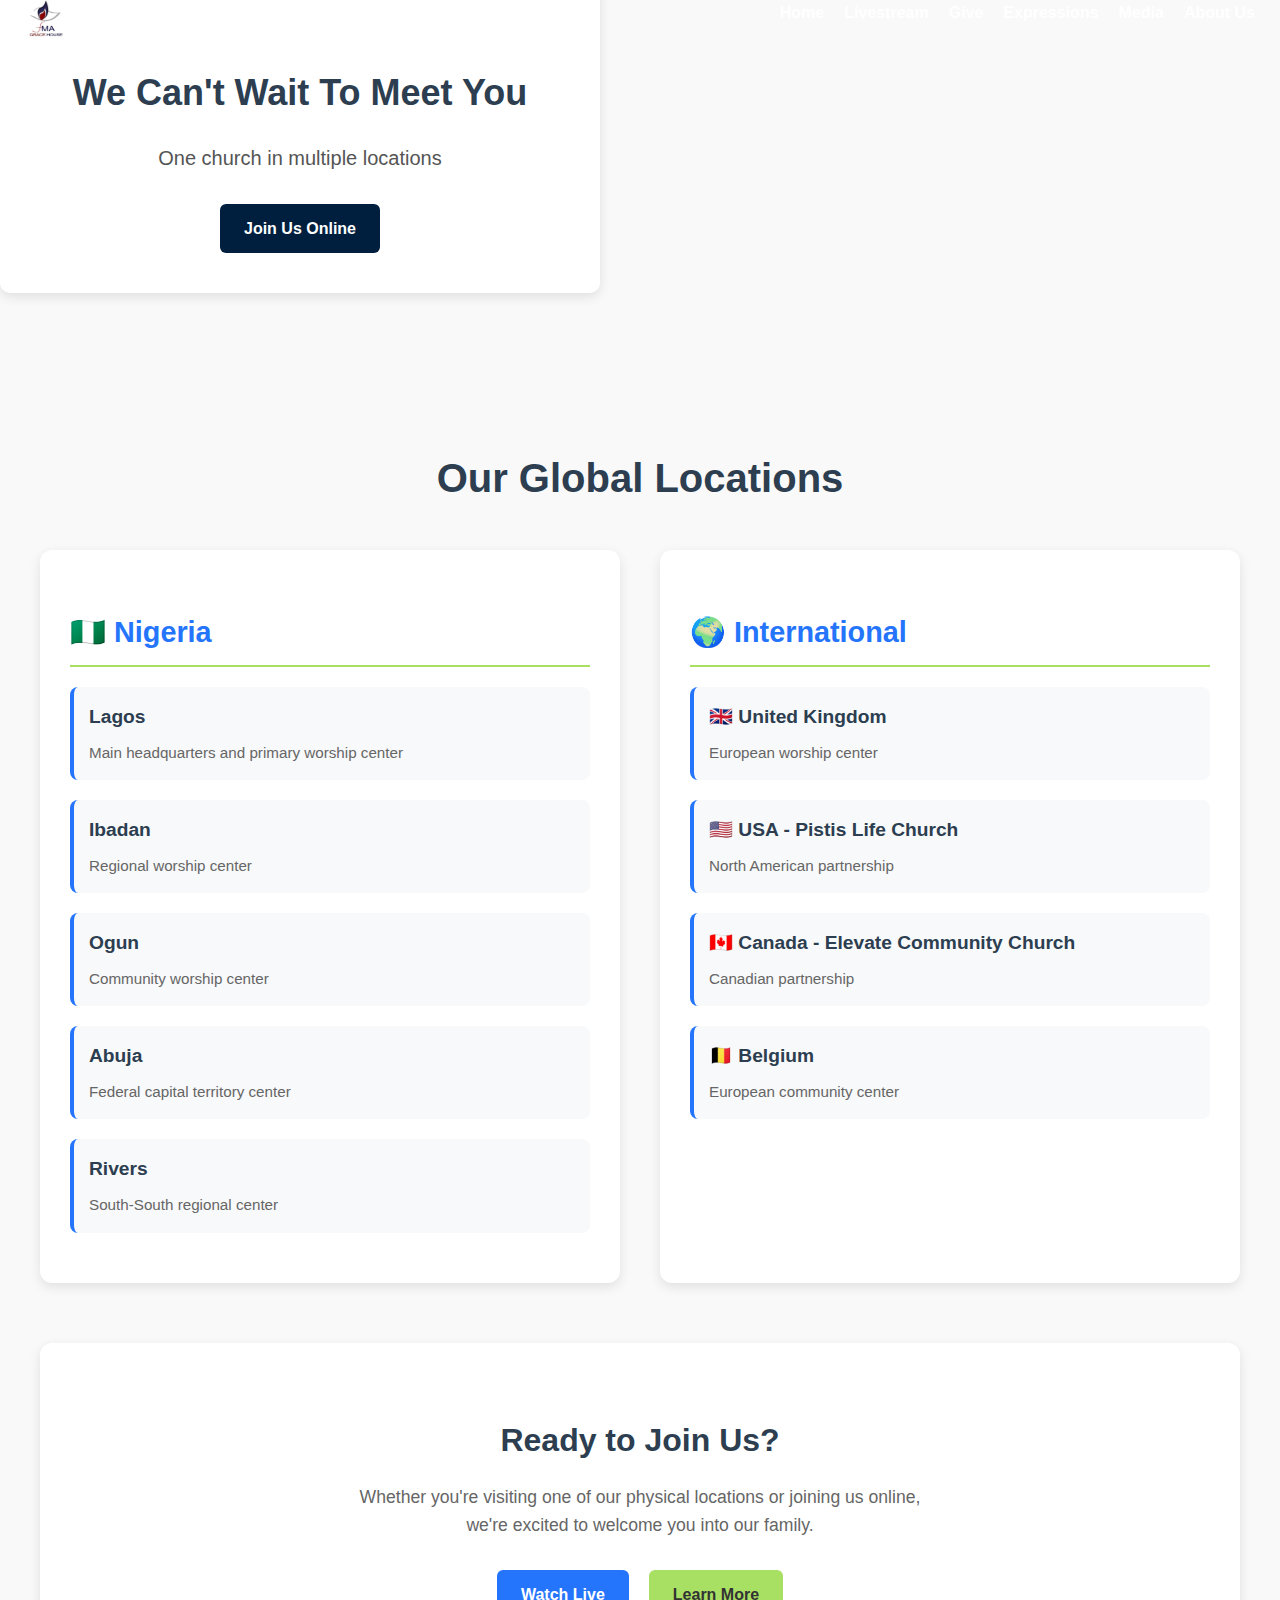
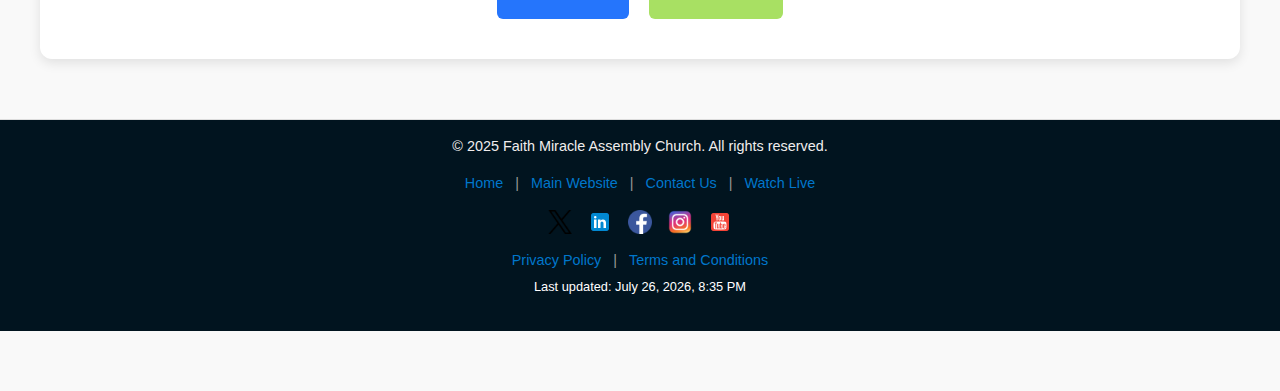
<file: expression.html>
<!DOCTYPE html>
<html lang="en">
<head>
  <meta charset="UTF-8">
  <meta name="viewport" content="width=device-width, initial-scale=1.0">
  <!-- SEO Optimization -->
  <meta name="description" content="Faith Miracle Assembly Church Locations - We Can't Wait To Meet You. One church in multiple locations across Nigeria, UK, USA, Canada, and Belgium.">
  <meta name="keywords" content="Faith Miracle Assembly, church locations, Nigeria, UK, USA, Canada, Belgium, worship, community">
  <meta property="og:title" content="Faith Miracle Assembly Church - Locations">
  <meta property="og:description" content="We Can't Wait To Meet You. One church in multiple locations worldwide.">
  <meta property="og:image" content="Images/FMA LOGO.jpg">
  <meta property="og:url" content="https://faith-miracle-assembly.github.io/church-official-website/expression.html">
  
  <title>Faith Miracle Assembly Church - Locations</title>
  <link rel="stylesheet" href="Styles/index.css">
  
  <!-- Performance: Preload critical resources -->
  <link rel="preload" href="Images/FMA LOGO.jpg" as="image">
</head>
<body>
  <header>
     <div class="header-top">
    <a href="index.html" class="logo-link">
      <img src="Images/FMA LOGO.jpg" alt="Faith Miracle Assembly Logo" class="logo" />
      <div class="church-name">Faith Miracle Assembly</div>
    </a>
    <!-- Hamburger Icon (visible on mobile) -->
<div class="hamburger" onclick="toggleMenu()">☰</div>

<!-- Navigation Menu -->
<nav class="nav-links" id="mobileMenu"> 
  <div class="close-btn" onclick="toggleMenu()">×</div>
  <a href="index.html">Home</a>
  <a href="#">Livestream</a>
  <a href="#">Give</a>
  <a href="expression.html">Expressions</a>
  <a href="#">Media</a>
  <a href="#">About Us</a>
</nav>

  </div>

  </header>

  <main>
<section class="welcome">
  <h1>We Can't Wait To Meet You</h1>
  <p>One church in multiple locations</p>
  <a href="https://www.youtube.com/@faithmiracleassemblychurch/live" target="_blank" class="join-btn">Join Us Online</a>
</section>

<!-- Enhanced Locations Section -->
<section class="locations-section">
  <div class="locations-container">
    <h2>Our Global Locations</h2>
    <div class="locations-grid">
      
      <!-- Nigeria Locations -->
      <div class="location-group">
        <h3>🇳🇬 Nigeria</h3>
        <div class="location-list">
          <div class="location-item">
            <h4>Lagos</h4>
            <p>Main headquarters and primary worship center</p>
          </div>
          <div class="location-item">
            <h4>Ibadan</h4>
            <p>Regional worship center</p>
          </div>
          <div class="location-item">
            <h4>Ogun</h4>
            <p>Community worship center</p>
          </div>
          <div class="location-item">
            <h4>Abuja</h4>
            <p>Federal capital territory center</p>
          </div>
          <div class="location-item">
            <h4>Rivers</h4>
            <p>South-South regional center</p>
          </div>
        </div>
      </div>

      <!-- International Locations -->
      <div class="location-group">
        <h3>🌍 International</h3>
        <div class="location-list">
          <div class="location-item">
            <h4>🇬🇧 United Kingdom</h4>
            <p>European worship center</p>
          </div>
          <div class="location-item">
            <h4>🇺🇸 USA - Pistis Life Church</h4>
            <p>North American partnership</p>
          </div>
          <div class="location-item">
            <h4>🇨🇦 Canada - Elevate Community Church</h4>
            <p>Canadian partnership</p>
          </div>
          <div class="location-item">
            <h4>🇧🇪 Belgium</h4>
            <p>European community center</p>
          </div>
        </div>
      </div>
    </div>

    <!-- Call to Action -->
    <div class="cta-section">
      <h3>Ready to Join Us?</h3>
      <p>Whether you're visiting one of our physical locations or joining us online, we're excited to welcome you into our family.</p>
      <div class="cta-buttons">
        <a href="https://www.youtube.com/@faithmiracleassemblychurch/live" target="_blank" class="join-btn primary">Watch Live</a>
        <a href="index.html" class="join-btn secondary">Learn More</a>
      </div>
    </div>
  </div>
</section>
  </main>

  <!-- Enhanced Footer -->
  <footer class="site-footer">
    <p>© 2025 Faith Miracle Assembly Church. All rights reserved.</p>

    <nav class="footer-nav">
      <a href="index.html">Home</a>
      <span class="divider">|</span>
      <a href="https://faith-miracle-assembly.github.io/church-official-website/" target="_blank">Main Website</a>
      <span class="divider">|</span>
      <a href="#" target="_blank">Contact Us</a>
      <span class="divider">|</span>
      <a href="https://www.youtube.com/@faithmiracleassemblychurch/live" target="_blank">Watch Live</a>
    </nav>

    <div class="social-icons">
      <a href="https://twitter.com" target="_blank"><img src="Images/twitter.webp" alt="Twitter" loading="lazy"></a>
      <a href="https://linkedin.com" target="_blank"><img src="Images/icons8-linkedin-48.png" alt="LinkedIn" loading="lazy"></a>
      <a href="https://facebook.com" target="_blank"><img src="Images/facebook.webp" alt="Facebook" loading="lazy"></a>
      <a href="https://instagram.com" target="_blank"><img src="Images/instagram.webp" alt="Instagram" loading="lazy"></a>
      <a href="https://youtube.com" target="_blank"><img src="Images/icons8-youtube-48.png" alt="YouTube" loading="lazy"></a>
    </div>

    <nav class="footer-nav">
      <a href="#">Privacy Policy</a>
      <span class="divider">|</span>
      <a href="#">Terms and Conditions</a>
    </nav>
  </footer>

  <!-- Performance: Load JavaScript with defer -->
  <script src="Scripts/fma.js" defer></script>

  <!-- Additional CSS for enhanced locations page -->
  <style>
    .locations-section {
      padding: 60px 30px;
      background-color: #f9f9f9;
      min-height: 60vh;
    }

    .locations-container {
      max-width: 1200px;
      margin: 0 auto;
    }

    .locations-container h2 {
      text-align: center;
      font-size: 2.5em;
      color: #2c3e50;
      margin-bottom: 40px;
    }

    .locations-grid {
      display: grid;
      grid-template-columns: repeat(auto-fit, minmax(400px, 1fr));
      gap: 40px;
      margin-bottom: 60px;
    }

    .location-group {
      background: white;
      padding: 30px;
      border-radius: 12px;
      box-shadow: 0 4px 12px rgba(0,0,0,0.1);
    }

    .location-group h3 {
      font-size: 1.8em;
      color: #2575fc;
      margin-bottom: 20px;
      border-bottom: 2px solid #a8e063;
      padding-bottom: 10px;
    }

    .location-item {
      margin-bottom: 20px;
      padding: 15px;
      background: #f8f9fa;
      border-radius: 8px;
      border-left: 4px solid #2575fc;
    }

    .location-item h4 {
      margin: 0 0 8px 0;
      color: #2c3e50;
      font-size: 1.2em;
    }

    .location-item p {
      margin: 0;
      color: #666;
      font-size: 0.95em;
    }

    .cta-section {
      text-align: center;
      background: white;
      padding: 40px;
      border-radius: 12px;
      box-shadow: 0 4px 12px rgba(0,0,0,0.1);
    }

    .cta-section h3 {
      font-size: 2em;
      color: #2c3e50;
      margin-bottom: 15px;
    }

    .cta-section p {
      font-size: 1.1em;
      color: #666;
      margin-bottom: 30px;
      max-width: 600px;
      margin-left: auto;
      margin-right: auto;
    }

    .cta-buttons {
      display: flex;
      gap: 20px;
      justify-content: center;
      flex-wrap: wrap;
    }

    .join-btn.primary {
      background-color: #2575fc;
    }

    .join-btn.secondary {
      background-color: #a8e063;
      color: #333;
    }

    @media (max-width: 768px) {
      .locations-grid {
        grid-template-columns: 1fr;
        gap: 20px;
      }
      
      .location-group {
        padding: 20px;
      }
      
      .cta-buttons {
        flex-direction: column;
        align-items: center;
      }
      
      .join-btn {
        width: 100%;
        max-width: 300px;
      }
    }
  </style>
</body>
</html>
</file>
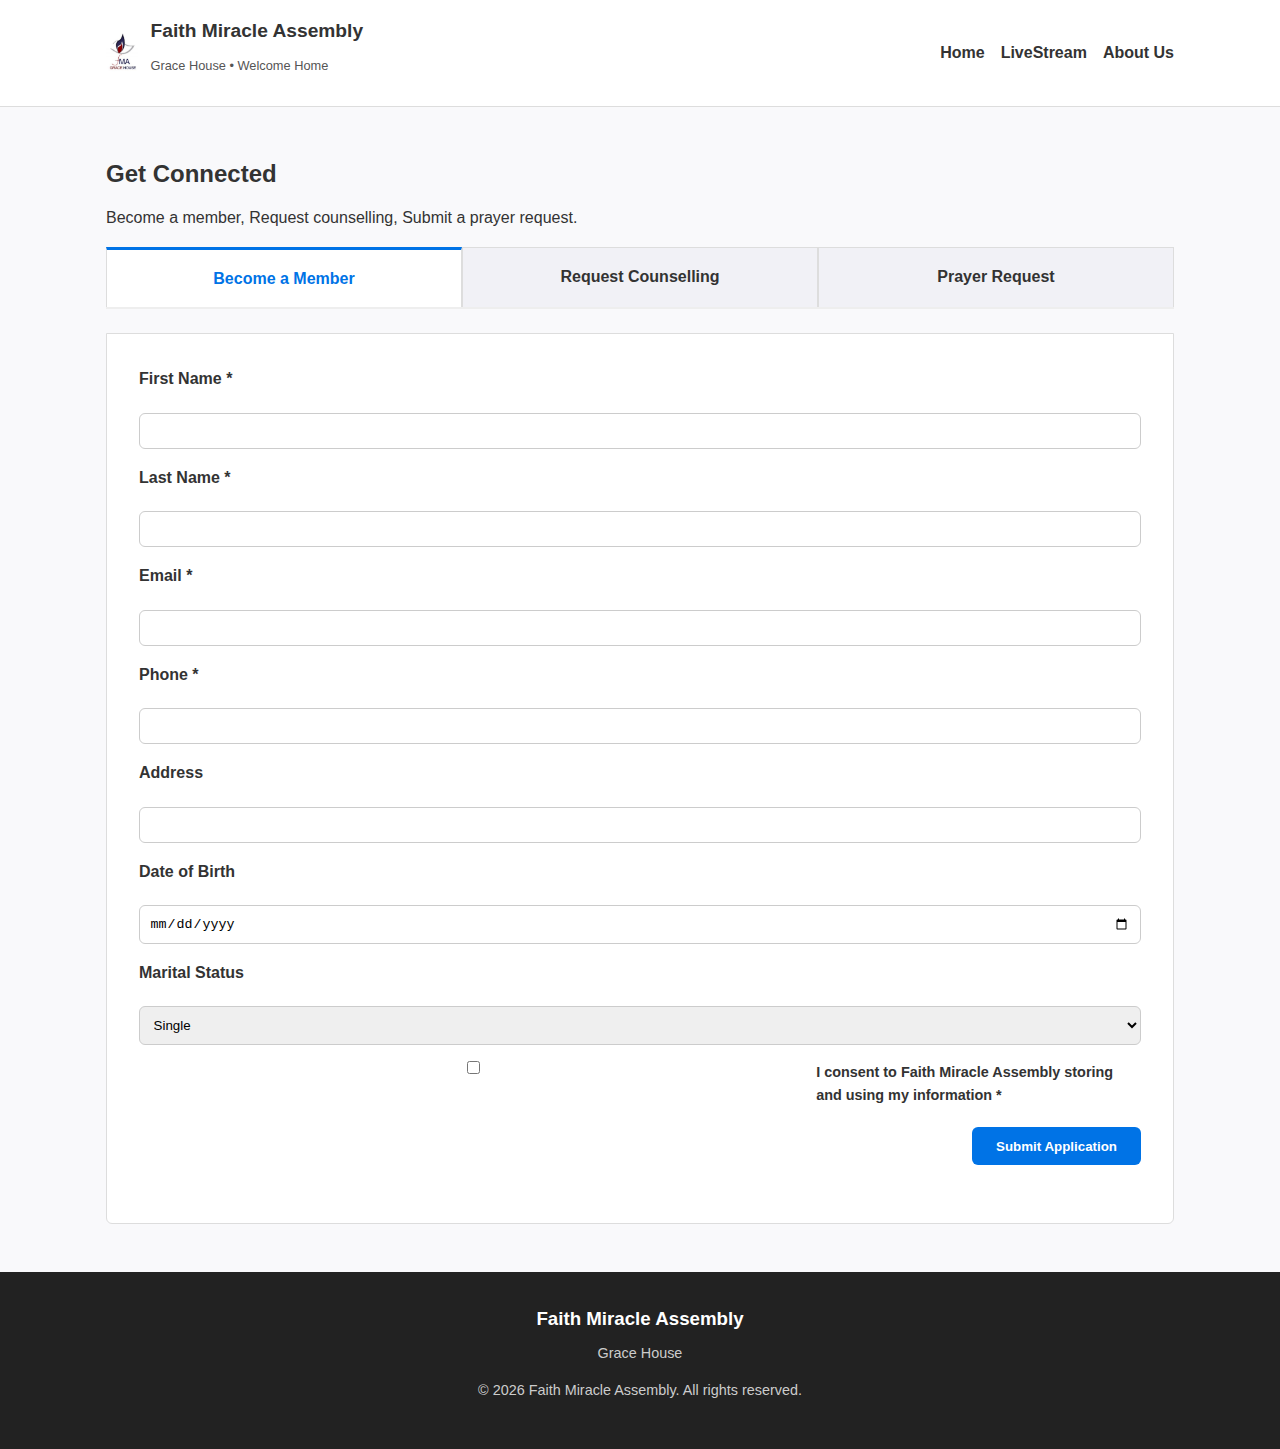
<file: get-connected.html>
<!DOCTYPE html>
<html lang="en">
<head>
  <meta charset="UTF-8" />
  <meta name="viewport" content="width=device-width, initial-scale=1.0" />
  <title>Faith Miracle Assembly – Get Connected</title>
  <meta name="description" content="Join Faith Miracle Assembly. Become a member, request counselling, or submit a prayer request. We welcome you to Grace House – your spiritual home." />
  <link rel="icon" href="Images/FMA-LOGO.png" type="image/png">

  <style>
    /* ===== Reset & Base Styles ===== */
    * { box-sizing: border-box; margin: 0; padding: 0; }
    body { font-family: Arial, sans-serif; line-height: 1.6; color: #333; background: #f9f9fb; }
    a { color: inherit; text-decoration: none; }
    h1, h2, h3 { margin-bottom: .5em; }
    p { margin-bottom: 1em; }

    /* ===== Layout ===== */
    header { background: #fff; border-bottom: 1px solid #ddd; position:relative; top: 0; z-index: 1000; }
    header .container { max-width: 1100px; margin: 0 auto; padding: 1rem; display: flex; align-items: center; justify-content: space-between; }
    header img { height: 40px; border-radius: 6px; }

    /* ===== Nav ===== */
    nav ul { display: flex; list-style: none; gap: 1rem; }
    nav ul li { font-weight: 600; }
    .hamburger, .close-btn { display: none; cursor: pointer; font-size: 1.5rem; }

    /* Mobile menu */
    @media (max-width: 768px) {
      nav ul { 
        position: fixed; 
        top: 0; 
        right: -100%; 
        width: 70%; 
        height: 100%; 
        background: #fff; 
        flex-direction: column; 
        padding: 2rem; 
        gap: 1.5rem;
        transition: right .3s ease-in-out;
        box-shadow: -2px 0 8px rgba(0,0,0,.1);
      }
      nav ul.active { right: 0; }
      .hamburger { display: block; }
      .close-btn { display: block; align-self: flex-end; margin-bottom: 2rem; }
    }

    main { max-width: 1100px; margin: 2rem auto; padding: 1rem; }
    footer { background: #222; color: #ddd; padding: 2rem 1rem; text-align: center; }
    footer h3 { color: #fff; margin-bottom: .5rem; }
    footer p, footer a { font-size: .9rem; color: #ccc; }
    footer a:hover { color: #fff; }

    /* ===== Tabs ===== */
    .tabs { display: flex; border-bottom: 2px solid #eee; margin-bottom: 1.5rem; }
    .tab { flex: 1; padding: 1rem; text-align: center; cursor: pointer; font-weight: 600; background: #f1f1f6; border: 1px solid #ddd; border-bottom: none; transition: background .3s; }
    .tab.active { background: #fff; color: #0073e6; border-top: 3px solid #0073e6; }
    .tab:not(.active):hover { background: #e9e9f1; }

    .tab-content { display: none; background: #fff; padding: 2rem; border: 1px solid #ddd; border-radius: 0 0 6px 6px; }
    .tab-content.active { display: block; }

    /* ===== Forms ===== */
    form { display: flex; flex-direction: column; gap: 1rem; }
    label { font-weight: 600; margin-bottom: .3rem; }
    input, select, textarea { width: 100%; padding: .6rem; border: 1px solid #ccc; border-radius: 6px; }
    textarea { resize: vertical; min-height: 100px; }
    .consent { display: flex; align-items: flex-start; gap: .5rem; font-size: .9rem; }
    .form-message { margin-top: 10px; font-size: 0.9em; }
    .form-message.success { color: green; }
    .form-message.error { color: red; }

    button { padding: .7rem 1.5rem; background: #0073e6; color: #fff; border: none; border-radius: 6px; font-weight: bold; cursor: pointer; transition: background .3s; }
    button:hover { background: #005bb5; }
    button.secondary { background: #f1f1f1; color: #333; }
    button.secondary:hover { background: #ddd; }
  </style>
</head>
<body>
  <!-- Header -->
  <header>
    <div class="container">
      <div style="display: flex; align-items: center; gap: .8rem;">
        <img src="Images/FMA-LOGO.png" alt="Faith Miracle Assembly Logo" loading="lazy">
        <div>
          <h1 style="font-size: 1.2rem;">Faith Miracle Assembly</h1>
          <p style="font-size: .8rem; color: #555;">Grace House • Welcome Home</p>
        </div>
      </div>
      <nav aria-label="Main navigation">
        <div class="hamburger" aria-label="Open Menu" aria-expanded="false" role="button" tabindex="0">☰</div>
        <ul>
          <li class="close-btn" role="button" tabindex="0">✖</li>
          <li><a href="index.html">Home</a></li>
          <li><a href="livestream.html">LiveStream</a></li>
          <li><a href="about-us.html">About Us</a></li>
        </ul>
      </nav>
    </div>
  </header>

  <!-- Main -->
  <main>
    <h2 id="main-heading">Get Connected</h2>
    <p id="main-subtext">Become a member, Request counselling, Submit a prayer request.</p>

    <div class="tabs" role="tablist">
      <div class="tab active" data-tab="membership" role="tab" tabindex="0">Become a Member</div>
      <div class="tab" data-tab="counselling" role="tab" tabindex="0">Request Counselling</div>
      <div class="tab" data-tab="prayer" role="tab" tabindex="0">Prayer Request</div>
    </div>

    <!-- Membership -->
    <div class="tab-content active" id="membership" role="tabpanel">
      <form method="POST" action="https://script.google.com/macros/s/AKfycbzClHbCIsdB9S2lnq9KE6Iz7P_mKNQ-GMqA0GMQTsWxeotiQI8xb-emb3j1zwn4u_754Q/exec">
        <input type="hidden" name="formType" value="membership">
        <label for="firstName">First Name *</label>
        <input type="text" name="firstName" id="firstName" required>
        <label for="lastName">Last Name *</label>
        <input type="text" name="lastName" id="lastName" required>
        <label for="email">Email *</label>
        <input type="email" name="email" id="email" required>
        <label for="phone">Phone *</label>
        <input type="tel" name="phone" id="phone" required>
        <label for="address">Address</label>
        <input type="text" name="address" id="address">
        <label for="dob">Date of Birth</label>
        <input type="date" name="dob" id="dob">
        <label for="marital">Marital Status</label>
        <select name="marital" id="marital">
          <option value="single">Single</option>
          <option value="married">Married</option>
          <option value="engaged">Engaged</option>
          <option value="widowed">Widowed</option>
        </select>
        <div class="consent">
          <input type="checkbox" id="m-consent" name="consent" required>
          <label for="m-consent">I consent to Faith Miracle Assembly storing and using my information *</label>
        </div>
        <div style="display: flex; justify-content: flex-end;">
          <button type="submit">Submit Application</button>
        </div>
        <div class="form-message" role="alert"></div>
      </form>
    </div>

    <!-- Counselling -->
    <div class="tab-content" id="counselling" role="tabpanel">
      <form method="POST" action="https://script.google.com/macros/s/AKfycbzClHbCIsdB9S2lnq9KE6Iz7P_mKNQ-GMqA0GMQTsWxeotiQI8xb-emb3j1zwn4u_754Q/exec">
        <input type="hidden" name="formType" value="counselling">
        <label for="c-firstName">First Name *</label>
        <input type="text" name="firstName" id="c-firstName" required>
        <label for="c-lastName">Last Name *</label>
        <input type="text" name="lastName" id="c-lastName" required>
        <label for="c-email">Email *</label>
        <input type="email" name="email" id="c-email" required>
        <label for="c-phone">Phone *</label>
        <input type="tel" name="phone" id="c-phone" required>
        <label for="topic">Topic</label>
        <select name="topic" id="topic">
          <option value="marriage">Marriage</option>
          <option value="family">Family</option>
          <option value="financial">Financial</option>
          <option value="spiritual">Spiritual</option>
          <option value="other">Other</option>
        </select>
        <label for="summary">Brief Summary *</label>
        <textarea name="summary" id="summary" required></textarea>
        <div class="consent">
          <input type="checkbox" id="c-consent" name="consent" required>
          <label for="c-consent">I consent to FMA using my information to arrange counselling *</label>
        </div>
        <div style="display: flex; justify-content: flex-end;">
          <button type="submit">Submit Request</button>
        </div>
        <div class="form-message" role="alert"></div>
      </form>
    </div>

    <!-- Prayer -->
    <div class="tab-content" id="prayer" role="tabpanel">
      <form method="POST" action="https://script.google.com/macros/s/AKfycbzClHbCIsdB9S2lnq9KE6Iz7P_mKNQ-GMqA0GMQTsWxeotiQI8xb-emb3j1zwn4u_754Q/exec">
        <input type="hidden" name="formType" value="prayer">
        <label for="p-firstName">First Name *</label>
        <input type="text" name="firstName" id="p-firstName" required>
        <label for="p-lastName">Last Name *</label>
        <input type="text" name="lastName" id="p-lastName" required>
        <label for="p-email">Email (optional)</label>
        <input type="email" name="email" id="p-email">
        <label for="p-phone">Phone *</label>
        <input type="tel" name="phone" id="p-phone" required>
        <label for="category">Category</label>
        <select name="category" id="category">
          <option value="healing">Healing</option>
          <option value="breakthrough">Breakthrough</option>
          <option value="family">Family</option>
          <option value="deliverance">Deliverance</option>
          <option value="thanksgiving">Thanksgiving</option>
          <option value="other">Other</option>
        </select>
        <label for="request">Your Prayer Request *</label>
        <textarea name="request" id="request" required></textarea>
        <div class="consent">
          <input type="checkbox" id="subscribe" name="subscribe" checked>
          <label for="subscribe">Email me encouraging updates</label>
        </div>
        <div style="display: flex; justify-content: flex-end;">
          <button type="submit">Send Request</button>
        </div>
        <div class="form-message" role="alert"></div>
      </form>
    </div>
  </main>

  <!-- Footer -->
  <footer>
    <h3>Faith Miracle Assembly</h3>
    <p>Grace House</p>
    <p>© <script>document.write(new Date().getFullYear())</script> Faith Miracle Assembly. All rights reserved.</p>
  </footer>

  <script defer>
    /* =============================
       Tabs with URL/hash support
    ============================== */
    const tabs = document.querySelectorAll('.tab');
    const contents = document.querySelectorAll('.tab-content');
    const mainHeading = document.getElementById('main-heading');
    const mainSubtext = document.getElementById('main-subtext');

    function openTab(tabName) {
      tabs.forEach(t => t.classList.remove('active'));
      contents.forEach(c => c.classList.remove('active'));
      document.querySelector(`.tab[data-tab="${tabName}"]`).classList.add('active');
      document.getElementById(tabName).classList.add('active');

      // Update heading/subtext
      switch (tabName) {
        case "prayer":
          mainHeading.textContent = "Submit a Prayer Request";
          mainSubtext.textContent = "Let us stand in faith with you through prayer.";
          break;
        case "counselling":
          mainHeading.textContent = "Request Counselling";
          mainSubtext.textContent = "We are here to support and guide you.";
          break;
        default:
          mainHeading.textContent = "Become a Member";
          mainSubtext.textContent = "Join our family and grow with us.";
      }
    }

    function handleHash() {
      const hash = window.location.hash.replace("#", "");
      if (hash) openTab(hash);
    }
    window.addEventListener("hashchange", handleHash);
    handleHash();

    // Tab click
    tabs.forEach(tab => {
      tab.addEventListener('click', () => {
        const tabName = tab.dataset.tab;
        history.pushState(null, null, "#" + tabName);
        openTab(tabName);
      });
    });

    // Query param ?tab=
    const params = new URLSearchParams(window.location.search);
    const tabParam = params.get("tab");
    if (tabParam) openTab(tabParam);

    /* =============================
       Form Handling (Reusable)
    ============================== */
    function validatePhone(phone) {
      let clean = phone.trim();
      const digits = clean.replace(/\D/g, "");
      if (digits.length < 11) return { valid: false, message: "❌ Phone number must be at least 11 digits." };

      // Normalize to +234
      if (clean.startsWith("0")) {
        clean = "+234" + clean.slice(1);
      } else if (!clean.startsWith("+234")) {
        clean = "+234" + clean;
      }
      return { valid: true, normalized: clean };
    }

    function validateEmail(email) {
      if (!email) return true; 
      const regex = /^[^\s@]+@[^\s@]+\.[^\s@]+$/;
      return regex.test(email);
    }

    function showMessage(form, msg, type) {
      const msgBox = form.querySelector(".form-message");
      msgBox.textContent = msg;
      msgBox.className = "form-message " + type;
      if (msg) msgBox.focus(); // accessibility: move focus to message
    }

    function handleFormSubmit(form) {
      form.addEventListener("submit", (e) => {
        e.preventDefault();
        const data = new FormData(form);
        const submitBtn = form.querySelector("button[type='submit']");

        // Reset messages
        showMessage(form, "", "");

        // Phone validation
        let phone = data.get("phone");
        if (phone) {
          const { valid, normalized, message } = validatePhone(phone);
          if (!valid) {
            showMessage(form, message, "error");
            return;
          }
          data.set("phone", normalized);
        }

        // Email validation
        const email = data.get("email");
        if (email && !validateEmail(email)) {
          showMessage(form, "❌ Please enter a valid email.", "error");
          return;
        }

        // Prevent double submission
        submitBtn.disabled = true;
        const originalText = submitBtn.textContent;
        submitBtn.textContent = "Submitting...";

        fetch(form.action, { method: "POST", body: data })
          .then((res) => res.json())
          .then((json) => {
            if (json.result === "success") {
              showMessage(form, "✅ Submitted successfully!", "success");
              form.reset();
              if (form.querySelector("#subscribe")) {
                form.querySelector("#subscribe").checked = true;
              }
            } else {
              showMessage(form, "❌ " + (json.message || "Submission failed."), "error");
            }
          })
          .catch(() => showMessage(form, "❌ Network error. Try again.", "error"))
                   .finally(() => {
            submitBtn.disabled = false;
            submitBtn.textContent = originalText;
          });
      });
    }

    // Attach handler to all forms
    document.querySelectorAll("form").forEach(handleFormSubmit);

    /* =============================
       Hamburger Menu
    ============================== */
    const hamburger = document.querySelector(".hamburger");
    const navMenu = document.querySelector("nav ul");
    const closeBtn = document.querySelector(".close-btn");

    if (hamburger && navMenu && closeBtn) {
      hamburger.addEventListener("click", () => {
        navMenu.classList.add("active");
        hamburger.setAttribute("aria-expanded", "true");
      });

      closeBtn.addEventListener("click", () => {
        navMenu.classList.remove("active");
        hamburger.setAttribute("aria-expanded", "false");
      });

      document.querySelectorAll("nav ul li a").forEach(link => {
        link.addEventListener("click", () => {
          navMenu.classList.remove("active");
          hamburger.setAttribute("aria-expanded", "false");
        });
      });
    }
  </script>
</body>
</html>
</file>
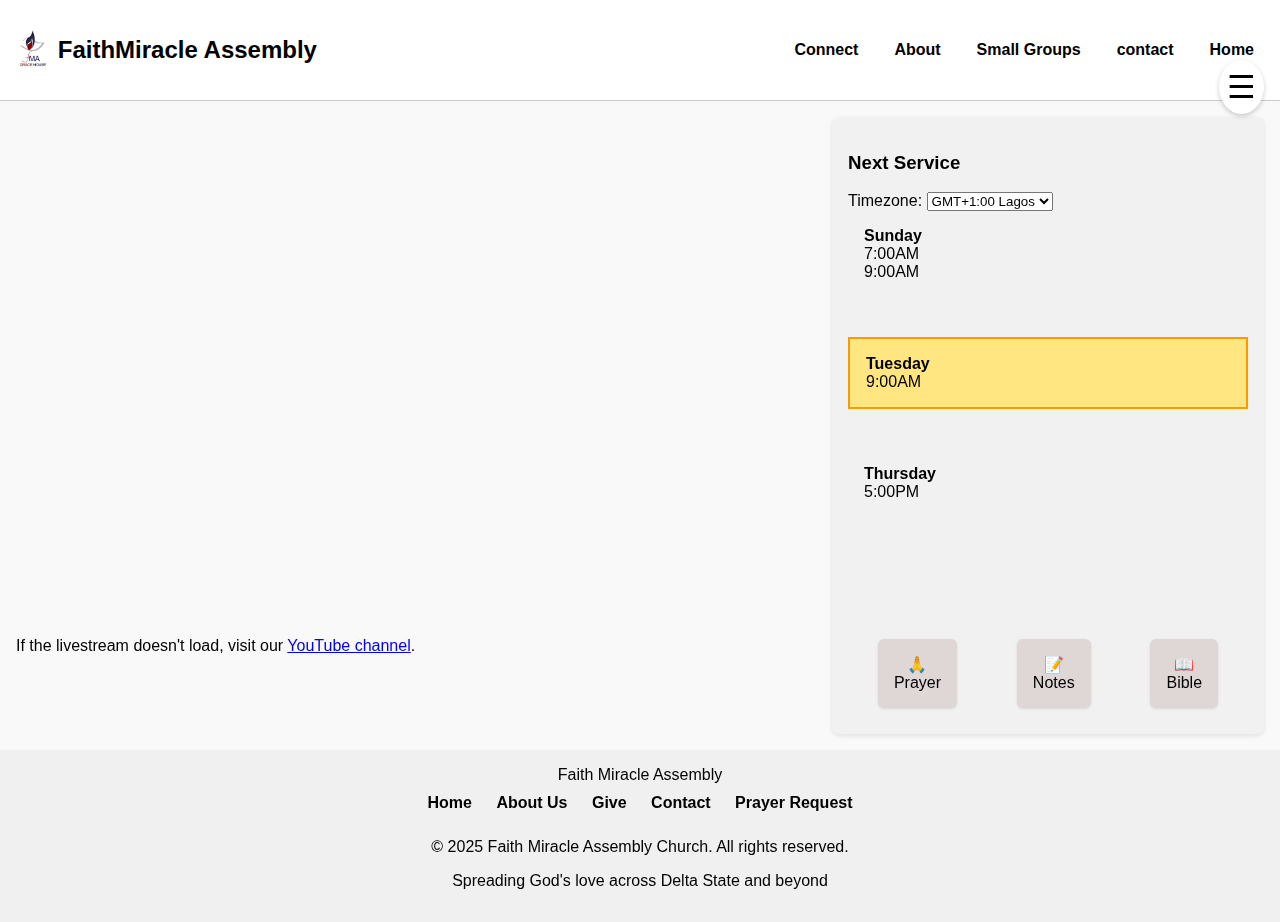
<file: livestream.html>
<!DOCTYPE html>
<html lang="en">
<head>
  <meta charset="UTF-8" />
  <meta name="viewport" content="width=device-width, initial-scale=1.0" />
  <title>FaithMiracle Assembly Livestream</title>
  <style>
    :root {
      --bg-light: #f9f9f9;
      --bg-dark: #1a1a1a;
      --text-light: #000;
      --text-dark: #fff;
    }

    body {
      margin: 0;
      font-family: Arial, sans-serif;
      background-color: var(--bg-light);
      color: var(--text-light);
      transition: background 0.3s, color 0.3s;
    }

    body.dark-mode {
      background-color: var(--bg-dark);
      color: var(--text-dark);
    }

    header {
      display: flex;
      justify-content: space-between;
      align-items: center;
      padding: 1rem;
      background: #fff;
      border-bottom: 1px solid #ccc;
    }

    .logo {
      display: flex;
      align-items: center;
    }

    .logo img {
      height: 40px;
      margin-right: 10px;
    }

    .nav-links {
      display: flex;
      gap: 1rem;
    }
/* Remove underline and inherit color for all nav links */
nav a {
  text-decoration: none;
  color: inherit;
  display: inline-block;
  text-align: center;
  margin: 10px;
  font-weight: bold;
}

/* Optional: Add hover effect */
nav a:hover {
  color: #007BFF; /* Change to your preferred hover color */
  text-decoration: none;
}

    .hamburger {
      display: block;
      cursor: pointer;
    }

    .menu-overlay {
      display: none;
      position: fixed;
      top: 0; left: 0;
      width: 100%; height: 100%;
      background: #fff;
      z-index: 1000;
      padding: 2rem;
      overflow-y: auto;
    }

    .menu-overlay.active {
      display: block;
    }

    .menu-buttons button {
      margin: 0.5rem;
      padding: 0.5rem 1rem;
      cursor: pointer;
    }

    .language-select, .darkmode-toggle {
      margin-top: 1rem;
      display: flex;
      flex-wrap: wrap;
      flex-direction: column;
      gap: 0.5rem;
    }

    .main-content {
      display: flex;
      flex-wrap: wrap;
      padding: 1rem;
    }

    .video-section {
      flex: 2;
      min-width: 300px;
    }

    .video-section iframe {
      width: 100%;
      height: 500px;
    }

    .service-section {
      flex: 1;
      background: #f0f1f0;
      padding: 1rem;
      margin-left: 1rem;
      border-radius: 8px;
      box-shadow: 0 2px 5px rgba(0,0,0,0.1);
      min-width: 250px;
    }

   .service-section.dark-mode,
    .prayer-notes-bible.dark-mode,
    .menu-overlay.dark-mode {
      background-color: #2a2a2a;
      color: #fff;
    }
 
      
      
    
  
    .prayer-notes-bible {
      display: flex;
      justify-content: space-around;
      margin-top: 1rem;
      text-align: center;
    }

    .prayer-notes-bible div {
      flex: 1;
      background: #dfd6d6;
      padding: 1rem;
      margin:1rem 0.5rem 0 0.5rem;
      border-radius: 6px;
      box-shadow: 0 1px 3px rgba(0,0,0,0.1);
    }
.prayer-notes-bible {
  margin-top: 6rem; /* Increased from 2rem to 4rem */
}
#nextServiceContainer > div {
  margin-bottom: 2.5rem; /* Increased from 0.5rem */
}
#nextServiceContainer > div {
  padding: 1rem;
}

    .footer {
      padding: 1rem;
      text-align: center;
      background: #f0f0f0;
    }

    .menu-overlay button {
      background: none;
      border: none;
      font-size: 1.2rem;
      cursor: pointer;
      color: #333;
    }

    .hamburger {
      position: fixed;
      top: 60px;
      right: 1rem;
      z-index: 1100;
      font-size: 2rem;
      background: #fff;
      padding: 0.5rem;
      border-radius: 50%;
      box-shadow: 0 2px 5px rgba(0,0,0,0.2);
    }

    @media (max-width: 768px) {
      .nav-links {
        display: none;
      }

      .hamburger {
        display: block;
      }

      .main-content {
        flex-direction: column;
      }

      .service-section {
        margin-left: 0;
        margin-top: 1rem;
      }

      .footer-icons {
        display: flex;
        justify-content: space-around;
        margin-top: 1rem;
      }
    }
    .menu-overlay.active {
  display: block;
}
body.dark-mode {
  background-color: #1a1a1a;
  color: #fff;
}

.dark-mode header,
.dark-mode .service-section,
.dark-mode .menu-overlay,
.dark-mode .prayer-notes-bible div,
.dark-mode .video-section,
.dark-mode .footer {
  background-color: #2a2a2a;
  color: #fff;
}

.dark-mode select,
.dark-mode button {
  background-color: #444;
  color: #fff;
  border: 1px solid #666;
}

.dark-mode a {
  color: #80c0ff;
}

.dark-mode .hamburger {
  background-color: #333;
  color: #fff;
}
.prayer-notes-bible a {
  text-decoration: none;
  color: inherit;
  display: inline-block;
  margin: 10px;
  text-align: center;
}

  </style>
</head>
<body>
  <header>
    <div class="logo">
      <img src="Images/FMA LOGO.jpg" alt="FaithMiracle Assembly Logo" />
      <h2>FaithMiracle Assembly</h2>
    </div>
    <nav class="nav-links">
      <a href="#">Connect</a>
      <a href="about-us.html">About</a>
      <a href="#">Small Groups</a>
      <a href="#">contact</a>
      <a href="index.html">Home</a>
    </nav>
    <div class="hamburger" onclick="toggleMenu()">☰</div>
  </header>

  <div class="menu-overlay" id="menuOverlay">
    <div class="logo">
      <img src="Images/FMA LOGO.jpg" alt="Logo" />
      <div style="text-align: right;">
        <button onclick="toggleMenu()">✖</button>
      </div>
      <h2>FaithMiracle Assembly</h2>
    </div>
    <nav>
      <a href="#">Connect</a><br/>
      <a href="about-us.html">About</a><br/>
      <a href="#">Small Groups</a><br/>
      <a href="#">Contact</a><br/>
      <a href="index.html">Home</a>
    </nav>
    <hr/>
    <div class="menu-buttons">
      <button onclick="window.open('https://youtube.com')">Subscribe</button>
      <button onclick="window.open('https://twitter.com')">Follow</button>
      <button onclick="window.open('https://t.me/joinchat')">Join</button>
    </div>
    <div class="menu-section">
      <div class="language-select">
        
      </div>
      <div class="darkmode-toggle">
        <label for="darkToggle">Dark Mode:</label>
        <input type="checkbox" id="darkToggle" onchange="toggleDarkMode()" />
      </div>
      <p style="text-align:center; margin-top:2rem;">Church Online Platforms</p>
    </div>
  </div>

  <div class="main-content">
    <div class="video-section">
      <iframe src="https://www.youtube.com/embed/live_stream?channel=YOUR_CHANNEL_ID" frameborder="0" allowfullscreen></iframe>
      <p>If the livestream doesn't load, visit our <a href="https://youtube.com">YouTube channel</a>.</p>
    </div>
    <div class="service-section">
      <h3>Next Service</h3>
      <label for="timezone">Timezone:</label>
      <select id="timezone" onchange="updateServiceTimes()">
        <option value="Africa/Lagos">GMT+1:00 Lagos</option>
        <option value="America/New_York">New York</option>
        <option value="Europe/London">London</option>
      </select>
      <div id="nextServiceContainer"></div>
      <div class="prayer-notes-bible">
  <a href="prayer.html">
    <div>🙏<br/>Prayer</div>
  </a>
  <a href="notes.html">
    <div>📝<br/>Notes</div>
  </a>
  <a href="bible.html">
    <div>📖<br/>Bible</div>
  </a>
</div>

    </div>
  </div>

   <footer class="footer">
    <div class="footer-content">
      <div class="church-name">Faith Miracle Assembly</div>
        </div>
      </div>

      <nav class="footer-nav">
        <a href="index.html">Home</a>
        <a href="about-us.html">About Us</a>
        <a href="give.html">Give</a>
        <a href="#">Contact</a>
        <a href="#">Prayer Request</a>
      </nav>

      <div class="social-icons">
        <a href="https://facebook.com" target="_blank" class="social-icon">
          <i class="fab fa-facebook-f"></i>
        </a>
        <a href="https://instagram.com" target="_blank" class="social-icon">
          <i class="fab fa-instagram"></i>
        </a>
        <a href="https://youtube.com" target="_blank" class="social-icon">
          <i class="fab fa-youtube"></i>
        </a>
        <a href="https://twitter.com" target="_blank" class="social-icon">
          <i class="fab fa-twitter"></i>
        </a>
      </div>

      <div class="footer-bottom">
        <p>&copy; 2025 Faith Miracle Assembly Church. All rights reserved.</p>
        <p>Spreading God's love across Delta State and beyond</p>
      </div>
    </div>
  </footer>

  <script>
    function toggleMenu() {
      document.getElementById('menuOverlay').classList.toggle('active');
    }

    function toggleDarkMode() {
      const isDark = document.getElementById('darkToggle').checked;
      document.body.classList.toggle('dark-mode', isDark);
    }

    function changeLanguage(lang) {
      alert("Language changed to: " + lang);
    }

     const services = {
    "Africa/Lagos": [
      { day: "Sunday", times: ["7:00AM", "9:00AM"] },
      { day: "Tuesday", times: ["9:00AM"] },
      { day: "Thursday", times: ["5:00PM"] }
    ],
    "America/New_York": [
      { day: "Sunday", times: ["8:00AM", "10:00AM"] },
      { day: "Wednesday", times: ["7:00PM"] }
    ],
    "Europe/London": [
      { day: "Sunday", times: ["9:00AM", "11:00AM"] },
      { day: "Friday", times: ["6:00PM"] }
    ]
  };

  function updateServiceTimes() {
  const tz = document.getElementById('timezone').value;
  const container = document.getElementById('nextServiceContainer');
  container.innerHTML = "";

  const serviceList = services[tz] || [];
  const now = new Date();
  const localTime = new Date(now.toLocaleString("en-US", { timeZone: tz }));
  const currentDay = localTime.toLocaleDateString("en-US", { weekday: "long" });
  const currentMinutes = localTime.getHours() * 60 + localTime.getMinutes();

  let nextServiceFound = false;

  serviceList.forEach(service => {
    const dayContainer = document.createElement('div');
    const isToday = service.day === currentDay;

    let highlight = false;

    service.times.forEach(time => {
      const [hourStr, minuteStr] = time.replace(/AM|PM/, "").split(":");
      let hour = parseInt(hourStr);
      const minute = parseInt(minuteStr);
      const isPM = time.includes("PM");

      if (isPM && hour !== 12) hour += 12;
      if (!isPM && hour === 12) hour = 0;

      const serviceMinutes = hour * 60 + minute;

      if (!nextServiceFound && (
        (isToday && serviceMinutes > currentMinutes) ||
        (!isToday && !nextServiceFound)
      )) {
        highlight = true;
        nextServiceFound = true;
      }
    });

    dayContainer.innerHTML = `<strong>${service.day}</strong><br/>${service.times.join("<br/>")}`;
    if (highlight) {
      dayContainer.style.backgroundColor = "#ffe680"; // light yellow
      dayContainer.style.border = "2px solid #ff9900";
    }
    container.appendChild(dayContainer);
  });
}

  // Call it on page load
  window.onload = updateServiceTimes;

  document.addEventListener('fullscreenchange', () => {
    const isFullscreen = !!document.fullscreenElement;

    // Always show hamburger
    document.querySelector('.hamburger').style.display = 'block';

    // Hide service section and prayer-notes in fullscreen
    document.querySelector('.service-section').style.display = isFullscreen ? 'none' : 'block';
    document.querySelector('.prayer-notes-bible').style.display = isFullscreen ? 'none' : 'flex';

    // Show menu overlay in fullscreen
    const menu = document.getElementById('menuOverlay');
    menu.style.display = isFullscreen ? 'block' : '';
    if (!isFullscreen) menu.classList.remove('active');
  });

  function toggleMenu() {
    const overlay = document.getElementById('menuOverlay');
    overlay.classList.toggle('active');
  }
  </script>
</body>
</html>
</file>
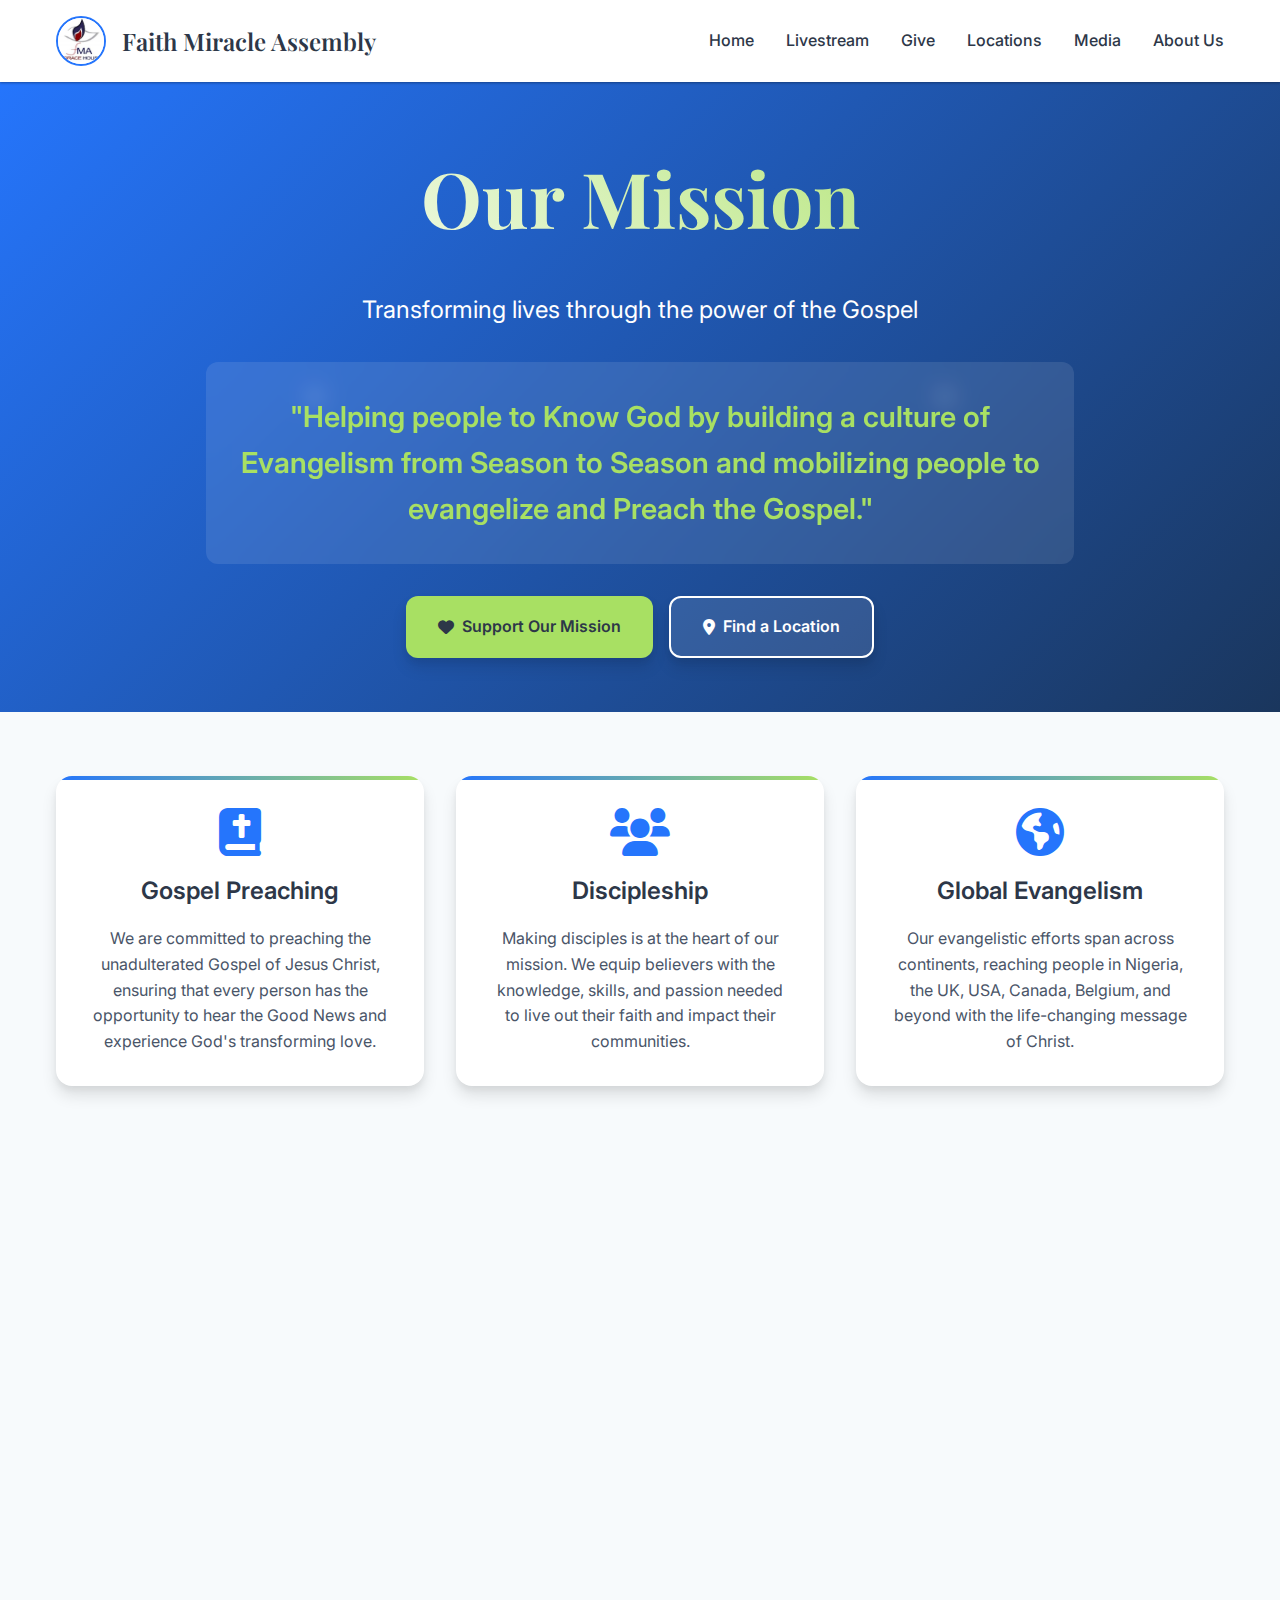
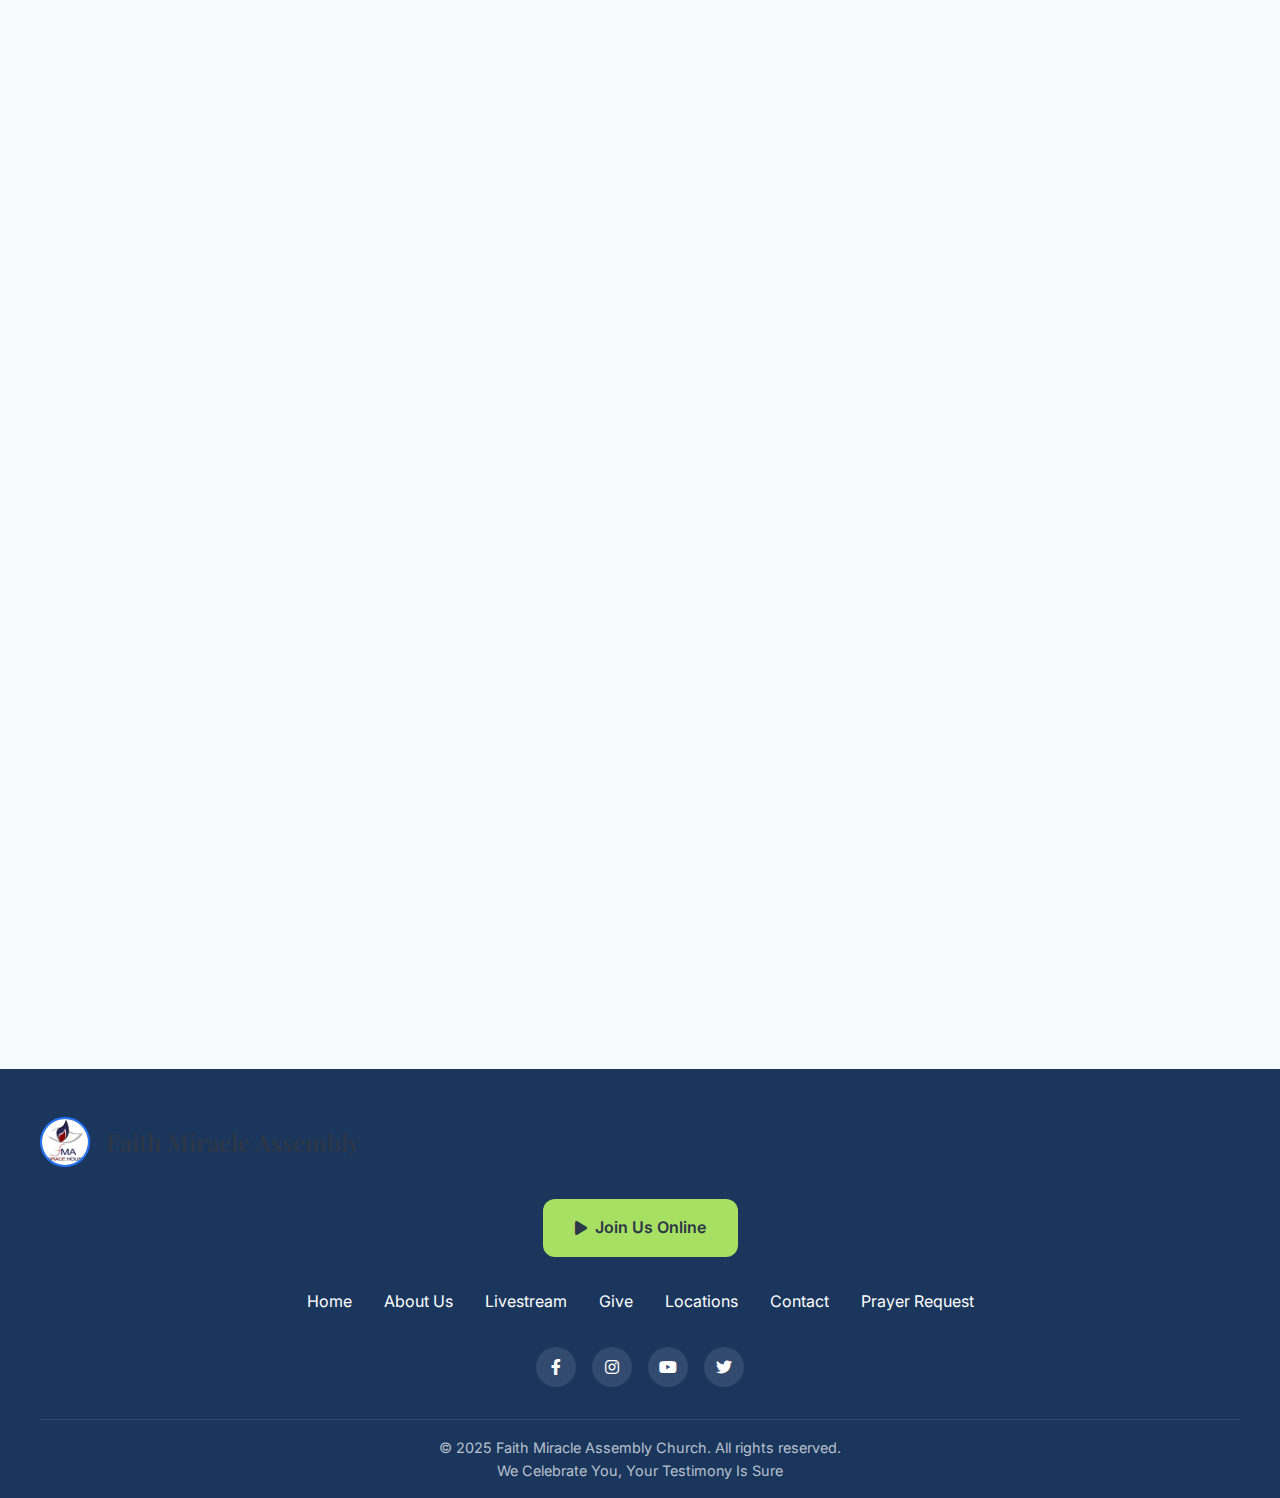
<file: mission.html>
<html lang="en">
<head>
  <meta charset="UTF-8">
  <meta name="viewport" content="width=device-width, initial-scale=1.0">
  <!-- SEO Optimization -->
  <meta name="description" content="Our Mission - Faith Miracle Assembly Church. Building a culture of evangelism and mobilizing people to preach the Gospel.">
  <meta name="keywords" content="Faith Miracle Assembly, mission, evangelism, gospel, preaching, discipleship">
  <meta property="og:title" content="Our Mission - Faith Miracle Assembly Church">
  <meta property="og:description" content="Helping people to Know God by building a culture of Evangelism from Season to Season.">
  <meta property="og:image" content="Images/FMA LOGO.jpg">
  
  <title>Our Mission - Faith Miracle Assembly Church</title>
  
  <!-- Google Fonts -->
  <link href="https://fonts.googleapis.com/css2?family=Inter:wght@300;400;500;600;700&family=Playfair+Display:wght@400;500;600;700&display=swap" rel="stylesheet">
<!-- Font Awesome for Icons -->
  <link rel="stylesheet" href="https://cdnjs.cloudflare.com/ajax/libs/font-awesome/6.0.0/css/all.min.css">
  
  <style>
    /* Modern CSS Variables */
    :root {
      --primary-color: #2575fc;
      --secondary-color: #a8e063;
      --accent-color: #ff6b6b;
      --dark-blue: #1a365d;
      --text-dark: #2d3748;
      --text-light: #4a5568;
      --text-muted: #718096;
      --background-light: #f7fafc;
      --background-white: #ffffff;
      --border-color: #e2e8f0;
      --shadow-sm: 0 1px 3px rgba(0,0,0,0.12), 0 1px 2px rgba(0,0,0,0.24);
      --shadow-md: 0 4px 6px rgba(0,0,0,0.07), 0 1px 3px rgba(0,0,0,0.06);
      --shadow-lg: 0 10px 15px rgba(0,0,0,0.1), 0 4px 6px rgba(0,0,0,0.05);
     --shadow-xl: 0 20px 25px rgba(0,0,0,0.1), 0 10px 10px rgba(0,0,0,0.04);
      --border-radius: 8px;
      --border-radius-lg: 12px;
      --border-radius-xl: 16px;
      --transition: all 0.3s cubic-bezier(0.4, 0, 0.2, 1);
      --font-primary: 'Inter', sans-serif;
      --font-display: 'Playfair Display', serif;
    }

    /* Reset and Base Styles */
    * {
      margin: 0;
      padding: 0;
      box-sizing: border-box;
    }

    body {
      font-family: var(--font-primary);
      line-height: 1.6;
      color: var(--text-dark);
      background-color: var(--background-light);
      overflow-x: hidden;
    }

    /* Navigation Bar - White Background */
    .nav-bar {
      background: var(--background-white);
      padding: 1rem 0;
      box-shadow: var(--shadow-sm);
      position: relative;
      z-index: 100;
    }

    .nav-content {
      max-width: 1200px;
      margin: 0 auto;
      display: flex;
      justify-content: space-between;
      align-items: center;
      padding: 0 1rem;
    }

    .logo-section {
      display: flex;
      align-items: center;
      gap: 1rem;
    }

    .logo {
      width: 50px;
      height: 50px;
      border-radius: 50%;
      border: 2px solid var(--primary-color);
    }

    .church-name {
      font-family: var(--font-display);
      font-size: 1.5rem;
      font-weight: 600;
      color: var(--text-dark);
    }

    .nav-links {
      display: flex;
      gap: 2rem;
      list-style: none;
    }

    .nav-links a {
      color: var(--text-dark);
      text-decoration: none;
      font-weight: 500;
      transition: var(--transition);
      position: relative;
    }

    .nav-links a:hover {
      color: var(--primary-color);
    }

    .nav-links a::after {
      content: '';
      position: absolute;
      bottom: -5px;
      left: 0;
      width: 0;
      height: 2px;
      background: var(--primary-color);
      transition: var(--transition);
    }

    .nav-links a:hover::after {
      width: 100%;
    }

    .mobile-menu-btn {
      display: none;
      background: none;
      border: none;
      color: var(--text-dark);
      font-size: 1.5rem;
      cursor: pointer;
    }

    /* Hero Section with Animated Background */
    .hero-section {
      background: linear-gradient(135deg, var(--primary-color) 0%, var(--dark-blue) 100%);
      color: white;
      position: relative;
      overflow: hidden;
      min-height: 70vh;
      display: flex;
      align-items: center;
      justify-content: center;
    }

    .hero-section::before {
      content: '';
      position: absolute;
      top: 0;
      left: 0;
      right: 0;
      bottom: 0;
      background: url('data:image/svg+xml,<svg xmlns="http://www.w3.org/2000/svg" viewBox="0 0 100 100"><circle cx="50" cy="50" r="2" fill="white" opacity="0.1"/></svg>') repeat;
      animation: float 20s ease-in-out infinite;
      z-index: 1;
    }

    .hero-content {
      position: relative;
      z-index: 2;
      text-align: center;
      max-width: 900px;
      padding: 2rem 1rem;
    }

    .hero-title {
      font-family: var(--font-display);
      font-size: clamp(3rem, 6vw, 5rem);
      font-weight: 700;
      margin-bottom: 2rem;
      background: linear-gradient(45deg, white, var(--secondary-color));
      -webkit-background-clip: text;
      -webkit-text-fill-color: transparent;
      background-clip: text;
    }

    .hero-subtitle {
      font-size: 1.5rem;
      margin-bottom: 2rem;
      opacity: 0.9;
      line-height: 1.6;
    }

    .mission-statement {
      font-size: 1.8rem;
      font-weight: 600;
      color: var(--secondary-color);
      margin-bottom: 2rem;
      padding: 2rem;
      background: rgba(255,255,255,0.1);
      border-radius: var(--border-radius-lg);
      backdrop-filter: blur(10px);
    }

    .cta-buttons {
      display: flex;
      gap: 1rem;
      justify-content: center;
      flex-wrap: wrap;
    }

    .cta-btn {
      display: inline-flex;
      align-items: center;
      gap: 0.5rem;
      padding: 1rem 2rem;
      border-radius: var(--border-radius-lg);
      text-decoration: none;
      font-weight: 600;
      transition: var(--transition);
      box-shadow: var(--shadow-lg);
    }

    .cta-btn.primary {
      background: var(--secondary-color);
      color: var(--text-dark);
    }

    .cta-btn.secondary {
      background: rgba(255,255,255,0.1);
      color: white;
      border: 2px solid white;
    }

    .cta-btn:hover {
      transform: translateY(-3px);
      box-shadow: var(--shadow-xl);
    }

    /* Main Content */
    .main-content {
      max-width: 1200px;
      margin: 0 auto;
      padding: 4rem 1rem;
    }

    /* Mission Features Section */
    .features-section {
      margin-bottom: 4rem;
    }

    .features-grid {
      display: grid;
      grid-template-columns: repeat(auto-fit, minmax(300px, 1fr));
      gap: 2rem;
      margin-bottom: 4rem;
    }

    .feature-card {
      background: var(--background-white);
      border-radius: var(--border-radius-xl);
      padding: 2rem;
      box-shadow: var(--shadow-lg);
      transition: var(--transition);
      text-align: center;
      position: relative;
      overflow: hidden;
    }

    .feature-card::before {
      content: '';
      position: absolute;
      top: 0;
      left: 0;
      width: 100%;
      height: 4px;
      background: linear-gradient(90deg, var(--primary-color), var(--secondary-color));
    }

    .feature-card:hover {
      transform: translateY(-5px);
      box-shadow: var(--shadow-xl);
    }

    .feature-icon {
      font-size: 3rem;
      color: var(--primary-color);
      margin-bottom: 1rem;
    }

    .feature-title {
      font-size: 1.5rem;
      font-weight: 600;
      color: var(--text-dark);
      margin-bottom: 1rem;
    }

    .feature-description {
      color: var(--text-light);
      line-height: 1.6;
    }

    /* Video Section */
    .video-section {
      background: var(--background-white);
      border-radius: var(--border-radius-xl);
      padding: 3rem 2rem;
      box-shadow: var(--shadow-lg);
      margin-bottom: 4rem;
      text-align: center;
    }

    .section-title {
      font-family: var(--font-display);
      font-size: 2.5rem;
      color: var(--text-dark);
      margin-bottom: 2rem;
    }

    .videos-grid {
      display: grid;
      grid-template-columns: repeat(auto-fit, minmax(300px, 1fr));
      gap: 2rem;
    }

    .video-card {
      background: var(--background-light);
      border-radius: var(--border-radius-lg);
      padding: 1.5rem;
      transition: var(--transition);
    }

    .video-card:hover {
      transform: translateY(-3px);
      box-shadow: var(--shadow-md);
    }

    .video-placeholder {
      width: 100%;
      height: 200px;
      background: linear-gradient(135deg, var(--primary-color), var(--dark-blue));
      border-radius: var(--border-radius);
      display: flex;
      align-items: center;
      justify-content: center;
      color: white;
      font-size: 3rem;
      margin-bottom: 1rem;
      cursor: pointer;
      transition: var(--transition);
    }

    .video-placeholder:hover {
      transform: scale(1.05);
    }

    .video-title {
      font-weight: 600;
      color: var(--text-dark);
      margin-bottom: 0.5rem;
    }

    .video-description {
      color: var(--text-light);
      font-size: 0.9rem;
    }

    /* Statistics Section */
    .stats-section {
      background: linear-gradient(135deg, var(--primary-color), var(--dark-blue));
      color: white;
      border-radius: var(--border-radius-xl);
      padding: 4rem 2rem;
      margin-bottom: 4rem;
      text-align: center;
    }

    .stats-grid {
      display: grid;
      grid-template-columns: repeat(auto-fit, minmax(200px, 1fr));
      gap: 2rem;
    }

    .stat-item {
      padding: 1.5rem;
      background: rgba(255,255,255,0.1);
      border-radius: var(--border-radius-lg);
      backdrop-filter: blur(10px);
    }

    .stat-number {
      font-size: 3rem;
      font-weight: 700;
      color: var(--secondary-color);
      margin-bottom: 0.5rem;
    }

    .stat-label {
      font-size: 1.1rem;
      opacity: 0.9;
    }

    /* Footer */
    .footer {
      background: var(--dark-blue);
      color: white;
      padding: 3rem 1rem 1rem;
      margin-top: 4rem;
    }

    .footer-content {
      max-width: 1200px;
      margin: 0 auto;
      text-align: center;
    }

    .footer-logo {
      margin-bottom: 2rem;
    }

    .join-online-btn {
      display: inline-flex;
      align-items: center;
      gap: 0.5rem;
      background: var(--secondary-color);
      color: var(--text-dark);
      padding: 1rem 2rem;
      border-radius: var(--border-radius-lg);
      text-decoration: none;
      font-weight: 600;
      transition: var(--transition);
      margin-bottom: 2rem;
    }

    .join-online-btn:hover {
      transform: translateY(-2px);
      box-shadow: var(--shadow-lg);
    }

    .footer-nav {
      display: flex;
      justify-content: center;
      gap: 2rem;
      margin-bottom: 2rem;
      flex-wrap: wrap;
    }

    .footer-nav a {
      color: white;
      text-decoration: none;
      transition: var(--transition);
    }

    .footer-nav a:hover {
      color: var(--secondary-color);
    }

    .social-icons {
      display: flex;
      justify-content: center;
      gap: 1rem;
      margin-bottom: 2rem;
    }

    .social-icon {
      width: 40px;
      height: 40px;
      background: rgba(255,255,255,0.1);
      border-radius: 50%;
      display: flex;
      align-items: center;
      justify-content: center;
      color: white;
      text-decoration: none;
      transition: var(--transition);
    }

    .social-icon:hover {
      background: var(--secondary-color);
      color: var(--text-dark);
      transform: translateY(-2px);
    }

    .footer-bottom {
      border-top: 1px solid rgba(255,255,255,0.1);
      padding-top: 1rem;
      color: rgba(255,255,255,0.7);
      font-size: 0.9rem;
    }

    /* Animations */
    @keyframes float {
      0%, 100% { transform: translateY(0px); }
      50% { transform: translateY(-20px); }
    }

    @keyframes pulse {
      0%, 100% { transform: scale(1); }
      50% { transform: scale(1.05); }
    }

    .pulse {
      animation: pulse 2s ease-in-out infinite;
    }

    /* Responsive Design */
     @media (max-width: 768px) {
      .nav-links {
        display: none;
        position: absolute;
        top: 100%;
        right: 1rem;
        background: var(--background-white);
        flex-direction: column;
        gap: 1rem;
        padding: 1rem;
        border-radius: var(--border-radius);
        box-shadow: var(--shadow-md);
        z-index: 1000;
      }

      .nav-links.active {
        display: flex;
      }
      .mobile-menu-btn {
        display: block;
      }

      .cta-buttons {
        flex-direction: column;
        align-items: center;
      }

      .features-grid {
        grid-template-columns: 1fr;
      }

      .videos-grid {
        grid-template-columns: 1fr;
      }

      .stats-grid {
        grid-template-columns: repeat(2, 1fr);
      }

      .footer-nav {
        flex-direction: column;
        gap: 1rem;
      }
    }

    /* Animation Classes */
    .fade-in {
      opacity: 0;
      transform: translateY(20px);
      animation: fadeInUp 0.6s ease forwards;
    }

    .fade-in.delay-1 { animation-delay: 0.1s; }
    .fade-in.delay-2 { animation-delay: 0.2s; }
    .fade-in.delay-3 { animation-delay: 0.3s; }

    @keyframes fadeInUp {
      to {
        opacity: 1;
        transform: translateY(0);
      }
    }
  </style>
</head>
<body>
  <!-- Navigation Bar -->
  <nav class="nav-bar">
    <div class="nav-content">
      <div class="logo-section">
        <img src="Images/FMA LOGO.jpg" alt="Faith Miracle Assembly Logo" class="logo">
        <div class="church-name">Faith Miracle Assembly</div>
      </div>
      
      <ul class="nav-links" id="navLinks">
        <li><a href="index.html">Home</a></li>
        <li><a href="livestream.html">Livestream</a></li>
        <li><a href="give.html">Give</a></li>
        <li><a href="expression.html">Locations</a></li>
        <li><a href="#">Media</a></li>
        <li><a href="about-us.html">About Us</a></li>
      </ul>
      
      <button class="mobile-menu-btn" onclick="toggleMobileMenu()">
        <i class="fas fa-bars"></i>
      </button>
    </div>
  </nav>
  <!-- Hero Section -->
  <section class="hero-section">
    <div class="hero-content">
      <h1 class="hero-title fade-in">Our Mission</h1>
      <p class="hero-subtitle fade-in delay-1">
        Transforming lives through the power of the Gospel
      </p>
      <div class="mission-statement fade-in delay-2">
        "Helping people to Know God by building a culture of Evangelism from Season to Season and mobilizing people to evangelize and Preach the Gospel."
      </div>
      <div class="cta-buttons fade-in delay-3">
        <a href="project-giving.html" class="cta-btn primary">
          <i class="fas fa-heart"></i>
          Support Our Mission
        </a>
        <a href="expression.html" class="cta-btn secondary">
          <i class="fas fa-map-marker-alt"></i>
          Find a Location
        </a>
      </div>
    </div>
  </section>

  <!-- Main Content -->
  <main class="main-content">
    <!-- Mission Features Section -->
    <section class="features-section">
      <div class="features-grid">
        <div class="feature-card fade-in">
          <div class="feature-icon pulse">
            <i class="fas fa-bible"></i>
          </div>
          <h3 class="feature-title">Gospel Preaching</h3>
          <p class="feature-description">
            We are committed to preaching the unadulterated Gospel of Jesus Christ, ensuring that every person has the opportunity to hear the Good News and experience God's transforming love.
          </p>
        </div>

        <div class="feature-card fade-in delay-1">
          <div class="feature-icon pulse">
            <i class="fas fa-users"></i>
          </div>
          <h3 class="feature-title">Discipleship</h3>
          <p class="feature-description">
            Making disciples is at the heart of our mission. We equip believers with the knowledge, skills, and passion needed to live out their faith and impact their communities.
          </p>
        </div>

        <div class="feature-card fade-in delay-2">
          <div class="feature-icon pulse">
            <i class="fas fa-globe-americas"></i>
          </div>
          <h3 class="feature-title">Global Evangelism</h3>
          <p class="feature-description">
            Our evangelistic efforts span across continents, reaching people in Nigeria, the UK, USA, Canada, Belgium, and beyond with the life-changing message of Christ.
          </p>
        </div>

        <div class="feature-card fade-in">
          <div class="feature-icon pulse">
            <i class="fas fa-hands-helping"></i>
          </div>
          <h3 class="feature-title">Community Impact</h3>
          <p class="feature-description">
            We believe in practical Christianity that meets people's needs. Our mission includes community service, social justice, and caring for the marginalized.
          </p>
        </div>

        <div class="feature-card fade-in delay-1">
          <div class="feature-icon pulse">
            <i class="fas fa-seedling"></i>
          </div>
          <h3 class="feature-title">Church Planting</h3>
          <p class="feature-description">
            Establishing new churches is central to our mission. We plant churches that become centers of transformation in their communities, spreading God's kingdom.
          </p>
        </div>

        <div class="feature-card fade-in delay-2">
          <div class="feature-icon pulse">
            <i class="fas fa-graduation-cap"></i>
          </div>
          <h3 class="feature-title">Leadership Development</h3>
          <p class="feature-description">
            We invest in developing leaders who can carry the mission forward, training pastors, ministers, and lay leaders to serve effectively in God's kingdom.
          </p>
        </div>
      </div>
    </section>

    <!-- Video Section -->
    <section class="video-section fade-in">
      <h2 class="section-title">Mission in Action</h2>
      <div class="videos-grid">
        <div class="video-card">
          <div class="video-placeholder" onclick="playVideo('evangelism')">
            <i class="fas fa-play"></i>
          </div>
          <h4 class="video-title">Evangelism Outreach</h4>
          <p class="video-description">See how we're reaching communities with the Gospel message</p>
        </div>

        <div class="video-card">
          <div class="video-placeholder" onclick="playVideo('discipleship')">
            <i class="fas fa-play"></i>
          </div>
          <h4 class="video-title">Discipleship Training</h4>
          <p class="video-description">Equipping believers to grow in faith and serve effectively</p>
        </div>

        <div class="video-card">
          <div class="video-placeholder" onclick="playVideo('missions')">
            <i class="fas fa-play"></i>
          </div>
          <h4 class="video-title">Global Missions</h4>
          <p class="video-description">Our international church planting and mission efforts</p>
        </div>
      </div>
    </section>

    <!-- Statistics Section -->
    <section class="stats-section fade-in">
      <h2 class="section-title">Mission Impact</h2>
      <div class="stats-grid">
        <div class="stat-item">
          <div class="stat-number" data-target="50000">0</div>
          <div class="stat-label">Lives Touched</div>
        </div>
        <div class="stat-item">
          <div class="stat-number" data-target="25">0</div>
          <div class="stat-label">Churches Planted</div>
        </div>
        <div class="stat-item">
          <div class="stat-number" data-target="8">0</div>
          <div class="stat-label">Countries Reached</div>
        </div>
        <div class="stat-item">
          <div class="stat-number" data-target="500">0</div>
          <div class="stat-label">Leaders Trained</div>
        </div>
      </div>
    </section>
  </main>

  <!-- Footer -->
  <footer class="footer">
    <div class="footer-content">
      <div class="footer-logo">
        <div class="logo-section">
          <img src="Images/FMA LOGO.jpg" alt="Faith Miracle Assembly Logo" class="logo">
          <div class="church-name">Faith Miracle Assembly</div>
        </div>
      </div>

      <a href="https://www.youtube.com/@faithmiracleassemblychurch/live" target="_blank" class="join-online-btn">
        <i class="fas fa-play"></i>
        Join Us Online
      </a>

      <nav class="footer-nav">
        <a href="index.html">Home</a>
        <a href="about-us.html">About Us</a>
        <a href="livestream.html">Livestream</a>
        <a href="give.html">Give</a>
        <a href="expression.html">Locations</a>
        <a href="#">Contact</a>
        <a href="#">Prayer Request</a>
      </nav>

      <div class="social-icons">
        <a href="https://facebook.com" target="_blank" class="social-icon">
          <i class="fab fa-facebook-f"></i>
        </a>
        <a href="https://instagram.com" target="_blank" class="social-icon">
          <i class="fab fa-instagram"></i>
        </a>
        <a href="https://youtube.com" target="_blank" class="social-icon">
          <i class="fab fa-youtube"></i>
        </a>
        <a href="https://twitter.com" target="_blank" class="social-icon">
          <i class="fab fa-twitter"></i>
        </a>
      </div>

      <div class="footer-bottom">
        <p>&copy; 2025 Faith Miracle Assembly Church. All rights reserved.</p>
        <p>We Celebrate You, Your Testimony Is Sure</p>
      </div>
    </div>
  </footer>

  <script>
    // Mobile Menu Toggle
     function toggleMobileMenu() {
      const navLinks = document.getElementById('navLinks');
      navLinks.classList.toggle('active');
    }

    // Video Play Function
    function playVideo(type) {
      const videoUrls = {
        evangelism: 'https://www.youtube.com/watch?v=example1',
        discipleship: 'https://www.youtube.com/watch?v=example2',
        missions: 'https://www.youtube.com/watch?v=example3'
      };

      // Show toast message for now
      showToast(`Playing ${type} video - Feature coming soon!`, 'info');

      // In production, you would open the video or embed it
      // window.open(videoUrls[type], '_blank');
    }

    // Toast notification system
    function showToast(message, type = 'info') {
      const toast = document.createElement('div');
      toast.className = `toast toast-${type}`;
      toast.textContent = message;

      toast.style.cssText = `
        position: fixed;
        top: 20px;
        right: 20px;
        padding: 1rem 1.5rem;
        border-radius: 8px;
        color: white;
        font-weight: 600;
        z-index: 1000;
        max-width: 400px;
        animation: slideIn 0.3s ease;
        box-shadow: 0 4px 12px rgba(0,0,0,0.15);
      `;

      // Set background color based on type
      if (type === 'success') {
        toast.style.background = '#28a745';
      } else if (type === 'error') {
        toast.style.background = '#dc3545';
      } else {
        toast.style.background = '#2575fc';
      }

      document.body.appendChild(toast);

      setTimeout(() => {
        toast.style.animation = 'slideOut 0.3s ease forwards';
        setTimeout(() => toast.remove(), 300);
      }, 3000);
    }

    // Counter Animation for Statistics
    function animateCounters() {
      const counters = document.querySelectorAll('.stat-number');

      counters.forEach(counter => {
        const target = parseInt(counter.getAttribute('data-target'));
        const increment = target / 100;
        let current = 0;

        const updateCounter = () => {
          if (current < target) {
            current += increment;
            counter.textContent = Math.floor(current).toLocaleString();
            setTimeout(updateCounter, 20);
          } else {
            counter.textContent = target.toLocaleString();
          }
        };

        updateCounter();
      });
    }

    // Intersection Observer for animations
    const observerOptions = {
      threshold: 0.1,
      rootMargin: '0px 0px -50px 0px'
    };

    const observer = new IntersectionObserver((entries) => {
      entries.forEach(entry => {
        if (entry.isIntersecting) {
          entry.target.style.opacity = '1';
          entry.target.style.transform = 'translateY(0)';

          // Trigger counter animation when stats section is visible
          if (entry.target.classList.contains('stats-section')) {
            animateCounters();
          }
        }
      });
    }, observerOptions);

    // Initialize animations and interactions
    document.addEventListener('DOMContentLoaded', () => {
      // Observe all fade-in elements
      const fadeElements = document.querySelectorAll('.fade-in');
      fadeElements.forEach(el => {
        observer.observe(el);
      });

      // Add animation styles
      const style = document.createElement('style');
      style.textContent = `
        @keyframes slideIn {
          from { transform: translateX(100%); opacity: 0; }
          to { transform: translateX(0); opacity: 1; }
        }
        @keyframes slideOut {
          from { transform: translateX(0); opacity: 1; }
          to { transform: translateX(100%); opacity: 0; }
        }
      `;
      document.head.appendChild(style);

      // Add hover effects to feature cards
      const featureCards = document.querySelectorAll('.feature-card');
      featureCards.forEach(card => {
        card.addEventListener('mouseenter', () => {
          card.style.transform = 'translateY(-10px) scale(1.02)';
        });

        card.addEventListener('mouseleave', () => {
          card.style.transform = 'translateY(-5px) scale(1)';
        });
      });

      // Add click effects to video placeholders
      const videoPlaceholders = document.querySelectorAll('.video-placeholder');
      videoPlaceholders.forEach(placeholder => {
        placeholder.addEventListener('click', () => {
          placeholder.style.transform = 'scale(0.95)';
          setTimeout(() => {
            placeholder.style.transform = 'scale(1.05)';
          }, 150);
        });
      });
    });

    // Smooth scrolling for CTA buttons
    document.querySelectorAll('.cta-btn').forEach(btn => {
      btn.addEventListener('click', (e) => {
        if (btn.getAttribute('href').startsWith('#')) {
          e.preventDefault();
          const target = document.querySelector(btn.getAttribute('href'));
          if (target) {
            target.scrollIntoView({
              behavior: 'smooth',
              block: 'start'
            });
          }
        }
      });
    });

    console.log('🙏 Faith Miracle Assembly - Mission page loaded successfully!');
  </script>
</body>
</html>
</file>
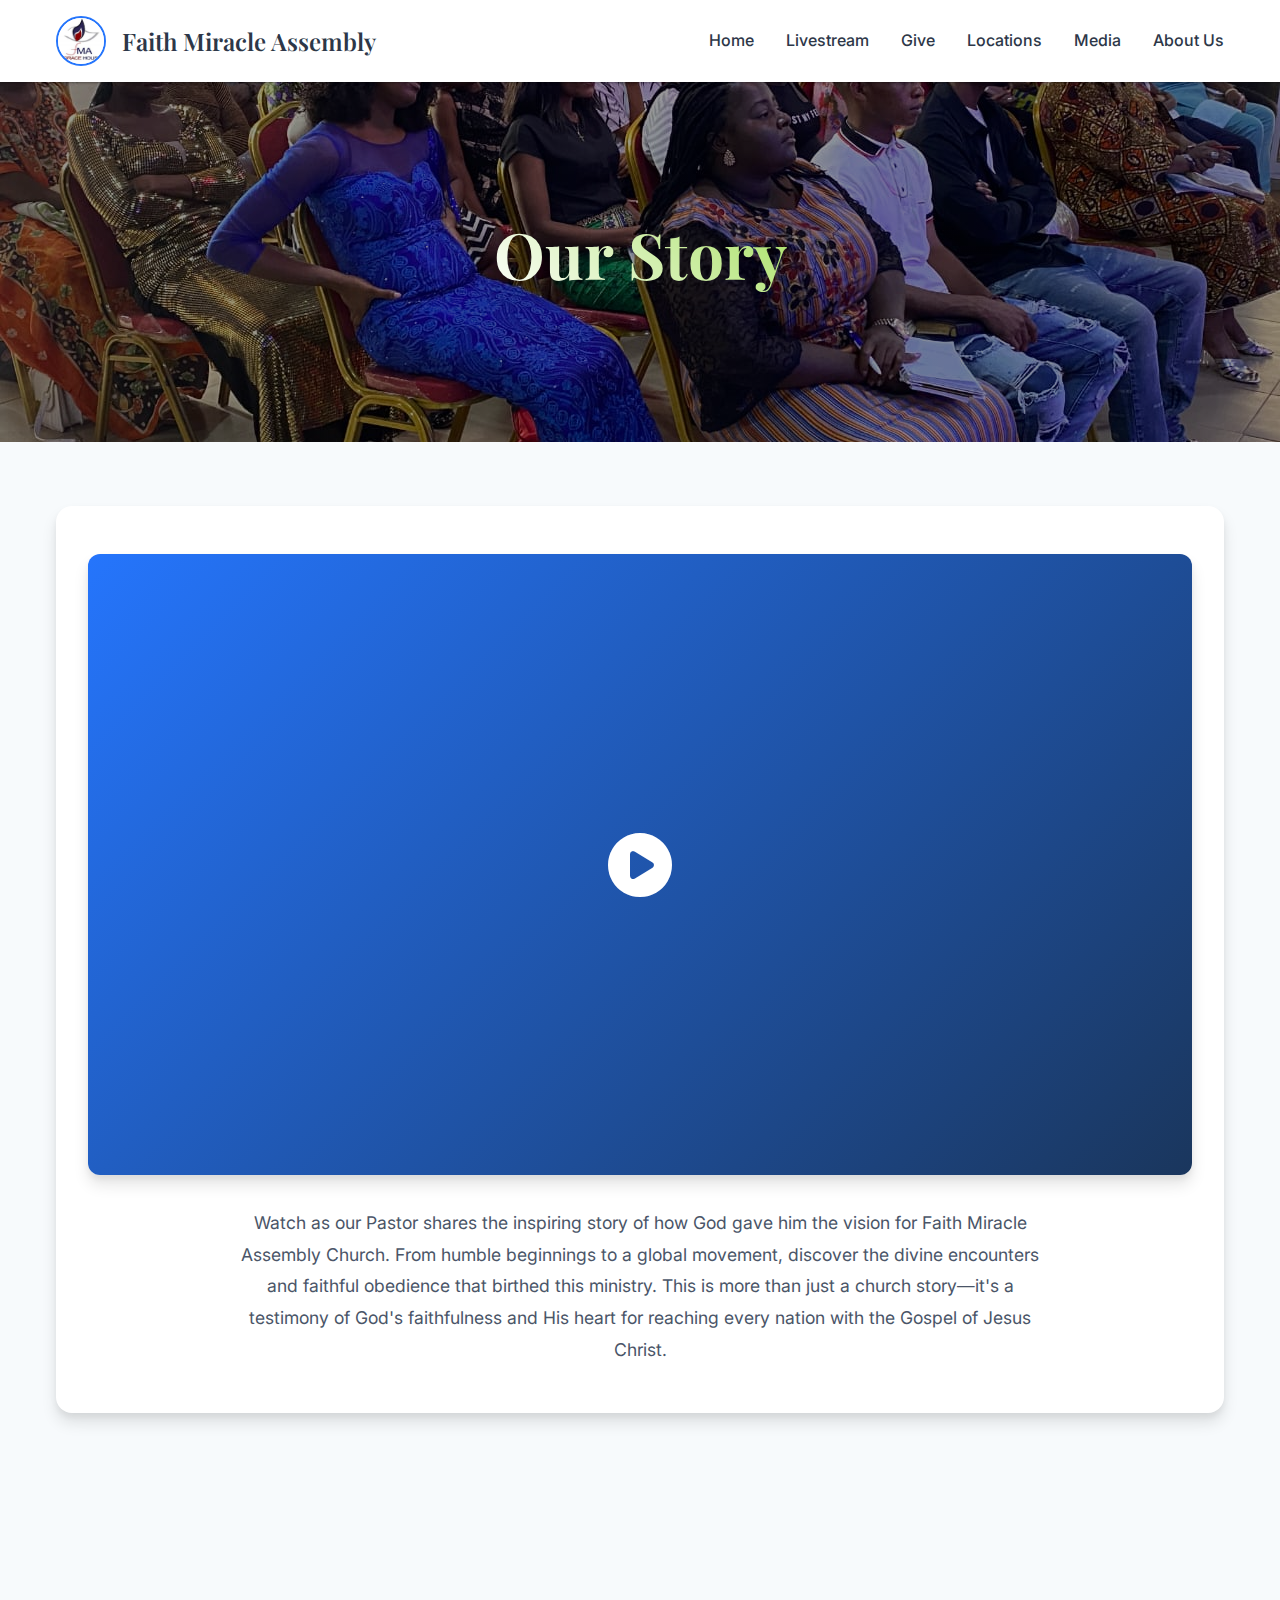
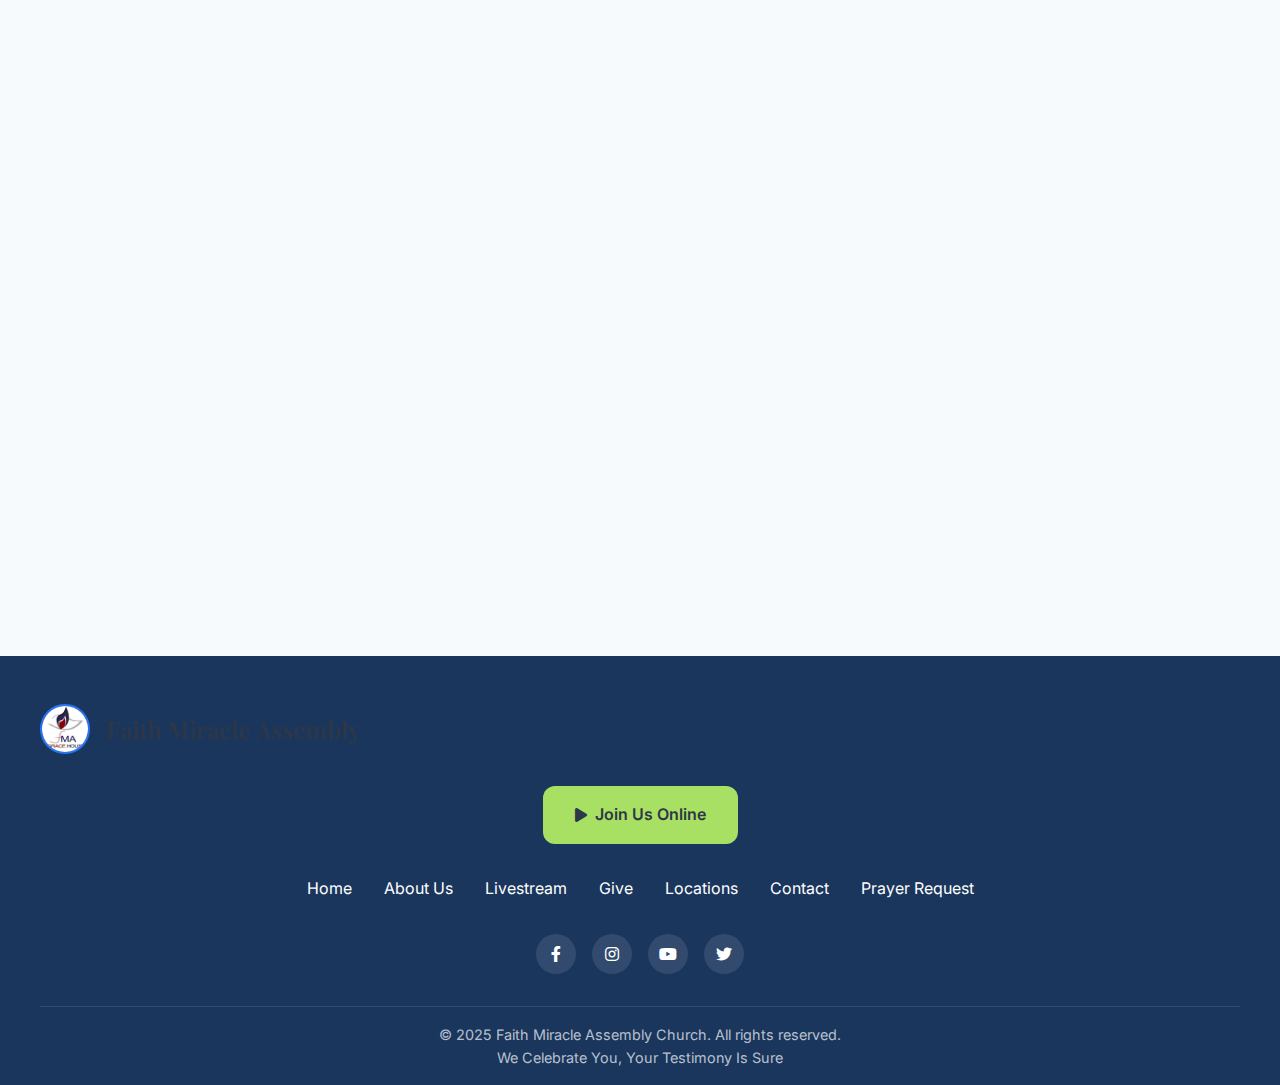
<file: our-story.html>
<!DOCTYPE html>
<html lang="en">
<head>
  <meta charset="UTF-8">
  <meta name="viewport" content="width=device-width, initial-scale=1.0">
  <!-- SEO Optimization -->
  <meta name="description" content="Our Story - Faith Miracle Assembly Church. Learn about our founding, vision, and journey since 2010.">  
  <meta name="keywords" content="Faith Miracle Assembly, our story, church history, Pastor Sunday Favour, founding, 2010">
  <meta property="og:title" content="Our Story - Faith Miracle Assembly Church">
  <meta property="og:description" content="Discover the inspiring story of Faith Miracle Assembly Church and our journey of faith.">
  <meta property="og:image" content="Images/FMA LOGO.jpg">
  
  <title>Our Story - Faith Miracle Assembly Church</title>
  <link rel="icon" href="Images/FMA-LOGO.png" type="image/png">
  <!-- Google Fonts -->
  <link href="https://fonts.googleapis.com/css2?family=Inter:wght@300;400;500;600;700&family=Playfair+Display:wght@400;500;600;700&display=swap" rel="stylesheet">
  
  <!-- Font Awesome for Icons -->
  <link rel="stylesheet" href="https://cdnjs.cloudflare.com/ajax/libs/font-awesome/6.0.0/css/all.min.css">
  
  <style>
    /* Modern CSS Variables */  
 :root {
      --primary-color: #2575fc;
      --secondary-color: #a8e063;
      --accent-color: #ff6b6b;
      --dark-blue: #1a365d;
      --text-dark: #2d3748;
      --text-light: #4a5568;
      --text-muted: #718096;
      --background-light: #f7fafc;
      --background-white: #ffffff;
      --border-color: #e2e8f0;
      --shadow-sm: 0 1px 3px rgba(0,0,0,0.12), 0 1px 2px rgba(0,0,0,0.24);
      --shadow-md: 0 4px 6px rgba(0,0,0,0.07), 0 1px 3px rgba(0,0,0,0.06);
      --shadow-lg: 0 10px 15px rgba(0,0,0,0.1), 0 4px 6px rgba(0,0,0,0.05);
      --shadow-xl: 0 20px 25px rgba(0,0,0,0.1), 0 10px 10px rgba(0,0,0,0.04);
      --border-radius: 8px;
      --border-radius-lg: 12px;
      --border-radius-xl: 16px;
      --transition: all 0.3s cubic-bezier(0.4, 0, 0.2, 1); 
  --font-primary: 'Inter', sans-serif;
      --font-display: 'Playfair Display', serif;
    }

    /* Reset and Base Styles */
    * {
      margin: 0;
      padding: 0;
      box-sizing: border-box;
    }

    body {
      font-family: var(--font-primary);
      line-height: 1.6;
      color: var(--text-dark);
      background-color: var(--background-light);
      overflow-x: hidden;
    }

    /* Navigation Bar - White Background */
  .nav-bar {
      background: var(--background-white);
      padding: 1rem 0;
      box-shadow: var(--shadow-sm);
      position: relative;
      z-index: 100;
    }

    .nav-content {
      max-width: 1200px;
      margin: 0 auto;
      display: flex;
      justify-content: space-between;
      align-items: center;
      padding: 0 1rem;
    }

    .logo-section {
      display: flex;     
   align-items: center;
      gap: 1rem;
    }

    .logo {
      width: 50px;
      height: 50px;
      border-radius: 50%;
      border: 2px solid var(--primary-color);
    }

    .church-name {
      font-family: var(--font-display);
      font-size: 1.5rem;
      font-weight: 600;
      color: var(--text-dark);
    }

    .nav-links {      
       display: flex;
      gap: 2rem;
      list-style: none;
    }

    .nav-links a {
      color: var(--text-dark);
      text-decoration: none;
      font-weight: 500;
      transition: var(--transition);
      position: relative;
    }

    .nav-links a:hover {
      color: var(--primary-color);
    }

    .nav-links a::after {
      content: '';
      position: absolute;     
  bottom: -5px;
      left: 0;
      width: 0;
      height: 2px;
      background: var(--primary-color);
      transition: var(--transition);
    }

    .nav-links a:hover::after {
      width: 100%;
    }

    .mobile-menu-btn {
      display: none;
      background: none;
      border: none;
      color: var(--text-dark);
      font-size: 1.5rem;
      cursor: pointer;
    }      
/* Header - Smaller Height */
    .header {
      background: linear-gradient(rgba(0,0,0,0.4), rgba(0,0,0,0.4)), url('Images/IMG-20250818-WA0067.jpg') center/cover;
      color: white;
      position: relative;
      overflow: hidden;
      min-height: 40vh;
      display: flex;
      align-items: center;
      justify-content: center;
    }

    .header-content {
      text-align: center;
      max-width: 800px;
      padding: 2rem 1rem;
    }      
.hero-title {
      font-family: var(--font-display);
      font-size: clamp(2.5rem, 5vw, 4rem);
      font-weight: 700;
      margin-bottom: 1rem;
      background: linear-gradient(45deg, white, var(--secondary-color));
      -webkit-background-clip: text;
      -webkit-text-fill-color: transparent;
      background-clip: text;
    }

    /* Main Content */
    .main-content {      
     max-width: 1200px;
      margin: 0 auto;
      padding: 4rem 1rem;
    }

    /* Video Section */
    .video-section {
      background: var(--background-white);
      border-radius: var(--border-radius-xl);
      padding: 3rem 2rem;
      box-shadow: var(--shadow-lg);
      margin-bottom: 4rem;
      text-align: center;
    }

    .video-container {
      position: relative;
      width: 100%;
      height: 0;      
      padding-bottom: 56.25%; /* 16:9 aspect ratio */
      margin-bottom: 2rem;
      border-radius: var(--border-radius-lg);
      overflow: hidden;
      box-shadow: var(--shadow-lg);
    }

    .video-placeholder {
      position: absolute;
      top: 0;
      left: 0;
      width: 100%;
      height: 100%;
      background: linear-gradient(135deg, var(--primary-color), var(--dark-blue));
      display: flex;
      align-items: center;
      justify-content: center;
      color: white;
      font-size: 4rem;
    }
.story-description {
      color: var(--text-light);
      font-size: 1.1rem;
      line-height: 1.8;
      max-width: 800px;
      margin: 0 auto;
    }

    /* Cards Section */
    .cards-section {
      margin-bottom: 4rem;
    }

    .cards-grid {
      display: grid;
      grid-template-columns: repeat(auto-fit, minmax(350px, 1fr));
      gap: 3rem;
    }
 .info-card {
      background: var(--background-white);
      border-radius: var(--border-radius-xl);
      padding: 2rem;
      box-shadow: var(--shadow-lg);
      transition: var(--transition);
      text-align: center;
    }

    .info-card:hover {
      transform: translateY(-5px);
      box-shadow: var(--shadow-xl);
    }

    .card-title {
      font-size: 1.5rem;
      font-weight: 600;
      color: var(--text-dark);
      margin-bottom: 1.5rem;
    }
    .card-image {
      width: 100%;
      height: 200px;
      background: var(--background-light);
      border-radius: var(--border-radius-lg);
      margin-bottom: 1.5rem;
      display: flex;
      align-items: center;
      justify-content: center;
      color: var(--text-muted);
      font-size: 3rem;
    }

    .card-description {
      color: var(--text-light);
      line-height: 1.6;
      margin-bottom: 2rem;
    }
    .learn-more-btn {
      display: inline-flex;
      align-items: center;
      gap: 0.5rem;
      background: linear-gradient(135deg, var(--primary-color), var(--dark-blue));
      color: white;
      padding: 0.8rem 2rem;
      border-radius: var(--border-radius-lg);
      text-decoration: none;
      font-weight: 600;
      transition: var(--transition);
      box-shadow: var(--shadow-md);
    }

    .learn-more-btn:hover {
      transform: translateY(-2px);
      box-shadow: var(--shadow-lg);
    }
   /* Footer */
    .footer {
      background: var(--dark-blue);
      color: white;
      padding: 3rem 1rem 1rem;
      margin-top: 4rem;
    }

    .footer-content {
      max-width: 1200px;
      margin: 0 auto;
      text-align: center;
    }

    .footer-logo {
      margin-bottom: 2rem;
    }
 .join-online-btn {
      display: inline-flex;
      align-items: center;
      gap: 0.5rem;
      background: var(--secondary-color);
      color: var(--text-dark);
      padding: 1rem 2rem;
      border-radius: var(--border-radius-lg);
      text-decoration: none;
      font-weight: 600;
      transition: var(--transition);
      margin-bottom: 2rem;
    }

    .join-online-btn:hover {
      transform: translateY(-2px);
      box-shadow: var(--shadow-lg);
    }
    .footer-nav {
      display: flex;
      justify-content: center;
      gap: 2rem;
      margin-bottom: 2rem;
      flex-wrap: wrap;
    }

    .footer-nav a {
      color: white;
      text-decoration: none;
      transition: var(--transition);
    }

    .footer-nav a:hover {
      color: var(--secondary-color);
    }
  .social-icons {
      display: flex;
      justify-content: center;
      gap: 1rem;
      margin-bottom: 2rem;
    }

    .social-icon {
      width: 40px;
      height: 40px;
      background: rgba(255,255,255,0.1);
      border-radius: 50%;
      display: flex;
      align-items: center;
      justify-content: center;
      color: white;
      text-decoration: none;
      transition: var(--transition);
    }
 .social-icon:hover {
      background: var(--secondary-color);
      color: var(--text-dark);
      transform: translateY(-2px);
    }

    .footer-bottom {
      border-top: 1px solid rgba(255,255,255,0.1);
      padding-top: 1rem;
      color: rgba(255,255,255,0.7);
      font-size: 0.9rem;
    }

    /* Responsive Design */
     @media (max-width: 768px) {
      .nav-links {
        display: none;
        position: absolute;
        top: 100%;
        right: 1rem;
        background: var(--background-white);
        flex-direction: column;
        gap: 1rem;
        padding: 1rem;
        border-radius: var(--border-radius);
        box-shadow: var(--shadow-md);
        z-index: 1000;
      }

      .nav-links.active {
        display: flex;
      }

   .mobile-menu-btn {
        display: block;
      }

      .cards-grid {
        grid-template-columns: 1fr;
      }

      .footer-nav {
        flex-direction: column;
        gap: 1rem;
      }
    }

    /* Animation Classes */
    .fade-in {
      opacity: 0;
      transform: translateY(20px);
      animation: fadeInUp 0.6s ease forwards;
    }

    .fade-in.delay-1 { animation-delay: 0.1s; }
    .fade-in.delay-2 { animation-delay: 0.2s; }
    .fade-in.delay-3 { animation-delay: 0.3s; }

    @keyframes fadeInUp {
      to {
        opacity: 1;
        transform: translateY(0);
      }
    }
  </style>
</head>
<body>
  <!-- Navigation Bar -->
  <nav class="nav-bar">
    <div class="nav-content">
      <div class="logo-section">
        <img src="Images/FMA LOGO.jpg" alt="Faith Miracle Assembly Logo" class="logo">
<div class="church-name">Faith Miracle Assembly</div>
      </div>
      
      <ul class="nav-links"id="navLinks"> 
        <li><a href="index.html">Home</a></li>
        <li><a href="livestream.html">Livestream</a></li>
        <li><a href="give.html">Give</a></li>
        <li><a href="expression.html">Locations</a></li>
        <li><a href="#">Media</a></li>
        <li><a href="about-us.html">About Us</a></li>
      </ul>
<button class="mobile-menu-btn" onclick="toggleMobileMenu()">
        <i class="fas fa-bars"></i>
      </button>
    </div>
  </nav>

  <!-- Header -->
  <header class="header">
    <div class="header-content">
      <h1 class="hero-title fade-in">Our Story</h1>
    </div>
  </header>

  <!-- Main Content -->
  <main class="main-content">
    <!-- Video Section -->
    <section class="video-section fade-in">
      <div class="video-container">
        <div class="video-placeholder">
          <i class="fas fa-play-circle"></i>
        </div>
        <!-- YouTube video will be embedded here -->
        <!-- <iframe src="YOUR_YOUTUBE_VIDEO_URL" frameborder="0" allowfullscreen></iframe> -->
      </div>
      <p class="story-description">
        Watch as our Pastor shares the inspiring story of how God gave him the vision for Faith Miracle Assembly Church.
        From humble beginnings to a global movement, discover the divine encounters and faithful obedience that birthed
        this ministry. This is more than just a church story—it's a testimony of God's faithfulness and His heart for
        reaching every nation with the Gospel of Jesus Christ.
      </p>
    </section>

    <!-- Cards Section -->
    <section class="cards-section">
      <div class="cards-grid">
        <!-- Our Leadership Card -->
        <div class="info-card fade-in">
          <h3 class="card-title">Our Leadership</h3>
          <div class="card-image">
            <i class="fas fa-crown"></i>
          </div>
          <p class="card-description">
            Meet the visionary leaders God has placed over Faith Miracle Assembly Church. Learn about their calling,
            their heart for the nations, and how they're leading this global movement with wisdom and integrity.
          </p>
          <a href="our-leadership.html" class="learn-more-btn">
            <i class="fas fa-arrow-right"></i>
            Meet Our Leaders
          </a>
        </div>

        <!-- What We Believe Card -->
        <div class="info-card fade-in delay-1">
          <h3 class="card-title">What We Believe</h3>
          <div class="card-image">
            <i class="fas fa-bible"></i>
          </div>
          <p class="card-description">
            Discover the biblical foundations that guide our ministry. From our mandate to our core values,
            understand what drives us to impact lives and build God's kingdom across the globe.
          </p>
          <a href="what-we-believe.html" class="learn-more-btn">
            <i class="fas fa-arrow-right"></i>
            Our Beliefs
          </a>
        </div>

        <!-- Church Locations Card -->
        <div class="info-card fade-in delay-2">
          <h3 class="card-title">Church Locations</h3>
          <div class="card-image">
            <i class="fas fa-globe-americas"></i>
          </div>
          <p class="card-description">
            From our home base in Asaba, Nigeria, to locations across the globe, see how God is expanding
            our reach. Join us in person or online as we continue to plant churches in every nation.
          </p>
          <a href="expression.html" class="learn-more-btn">
            <i class="fas fa-arrow-right"></i>
            Find a Location
          </a>
        </div>
      </div>
    </section>
  </main>

  <!-- Footer -->
  <footer class="footer">
    <div class="footer-content">
      <div class="footer-logo">
        <div class="logo-section">
          <img src="Images/FMA LOGO.jpg" alt="Faith Miracle Assembly Logo" class="logo">
          <div class="church-name">Faith Miracle Assembly</div>
        </div>
      </div>

      <a href="https://www.youtube.com/@faithmiracleassemblychurch/live" target="_blank" class="join-online-btn">
        <i class="fas fa-play"></i>
        Join Us Online
      </a>

      <nav class="footer-nav">
        <a href="index.html">Home</a>
        <a href="about-us.html">About Us</a>
        <a href="livestream.html">Livestream</a>
        <a href="give.html">Give</a>
        <a href="expression.html">Locations</a>
        <a href="#">Contact</a>
        <a href="#">Prayer Request</a>
      </nav>

      <div class="social-icons">
        <a href="https://facebook.com" target="_blank" class="social-icon">
          <i class="fab fa-facebook-f"></i>
        </a>
        <a href="https://instagram.com" target="_blank" class="social-icon">
          <i class="fab fa-instagram"></i>
        </a>
        <a href="https://youtube.com" target="_blank" class="social-icon">
          <i class="fab fa-youtube"></i>
        </a>
        <a href="https://twitter.com" target="_blank" class="social-icon">
          <i class="fab fa-twitter"></i>
        </a>
      </div>

      <div class="footer-bottom">
        <p>&copy; 2025 Faith Miracle Assembly Church. All rights reserved.</p>
        <p>We Celebrate You, Your Testimony Is Sure</p>
      </div>
    </div>
  </footer>

  <script>
    // Mobile Menu Toggle
    function toggleMobileMenu() {
      const navLinks = document.getElementById('navLinks');
      navLinks.classList.toggle('active');
    }


    // Intersection Observer for animations
    const observerOptions = {
      threshold: 0.1,
      rootMargin: '0px 0px -50px 0px'
    };

    const observer = new IntersectionObserver((entries) => {
      entries.forEach(entry => {
        if (entry.isIntersecting) {
          entry.target.style.opacity = '1';
          entry.target.style.transform = 'translateY(0)';
        }
      });
    }, observerOptions);

    // Observe all fade-in elements
    document.addEventListener('DOMContentLoaded', () => {
      const fadeElements = document.querySelectorAll('.fade-in');
      fadeElements.forEach(el => {
        observer.observe(el);
      });
    });

    console.log('🙏 Faith Miracle Assembly - Our Story page loaded successfully!');
  </script>
</body>
</html>
</file>
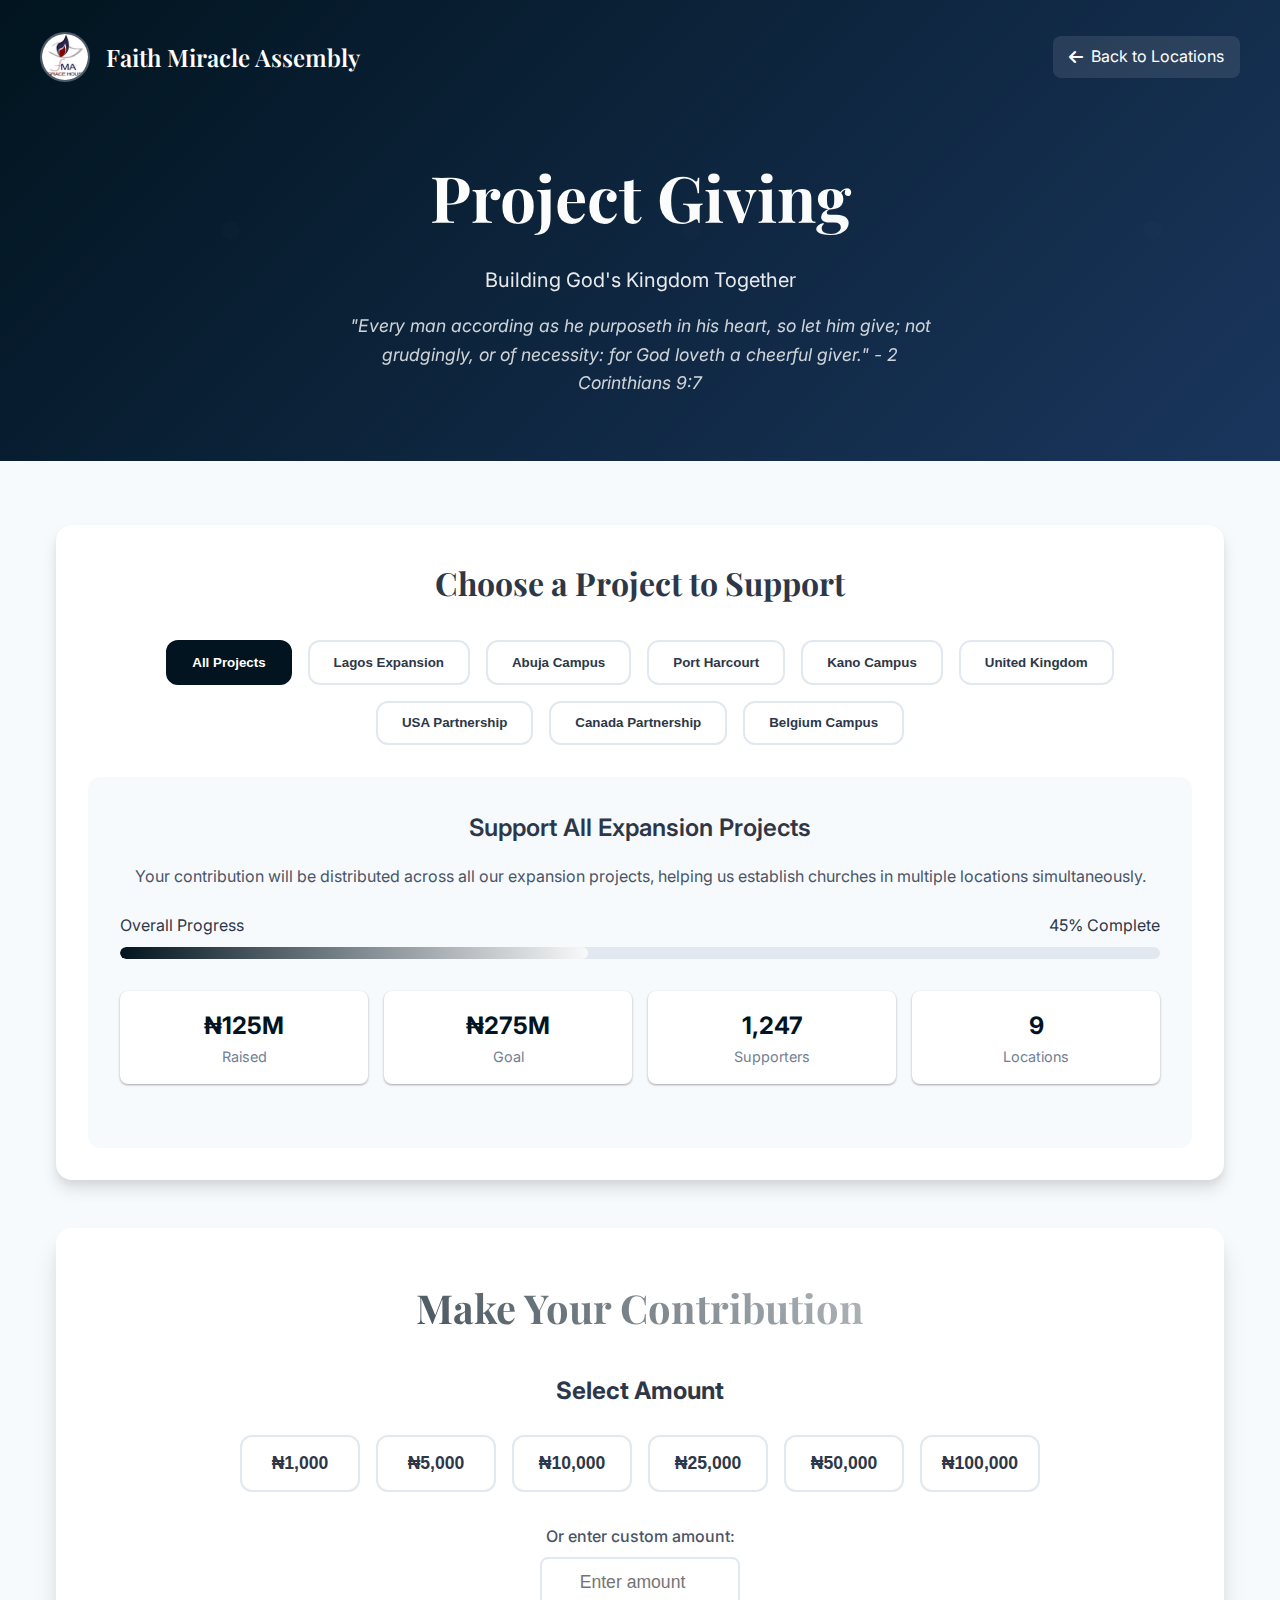
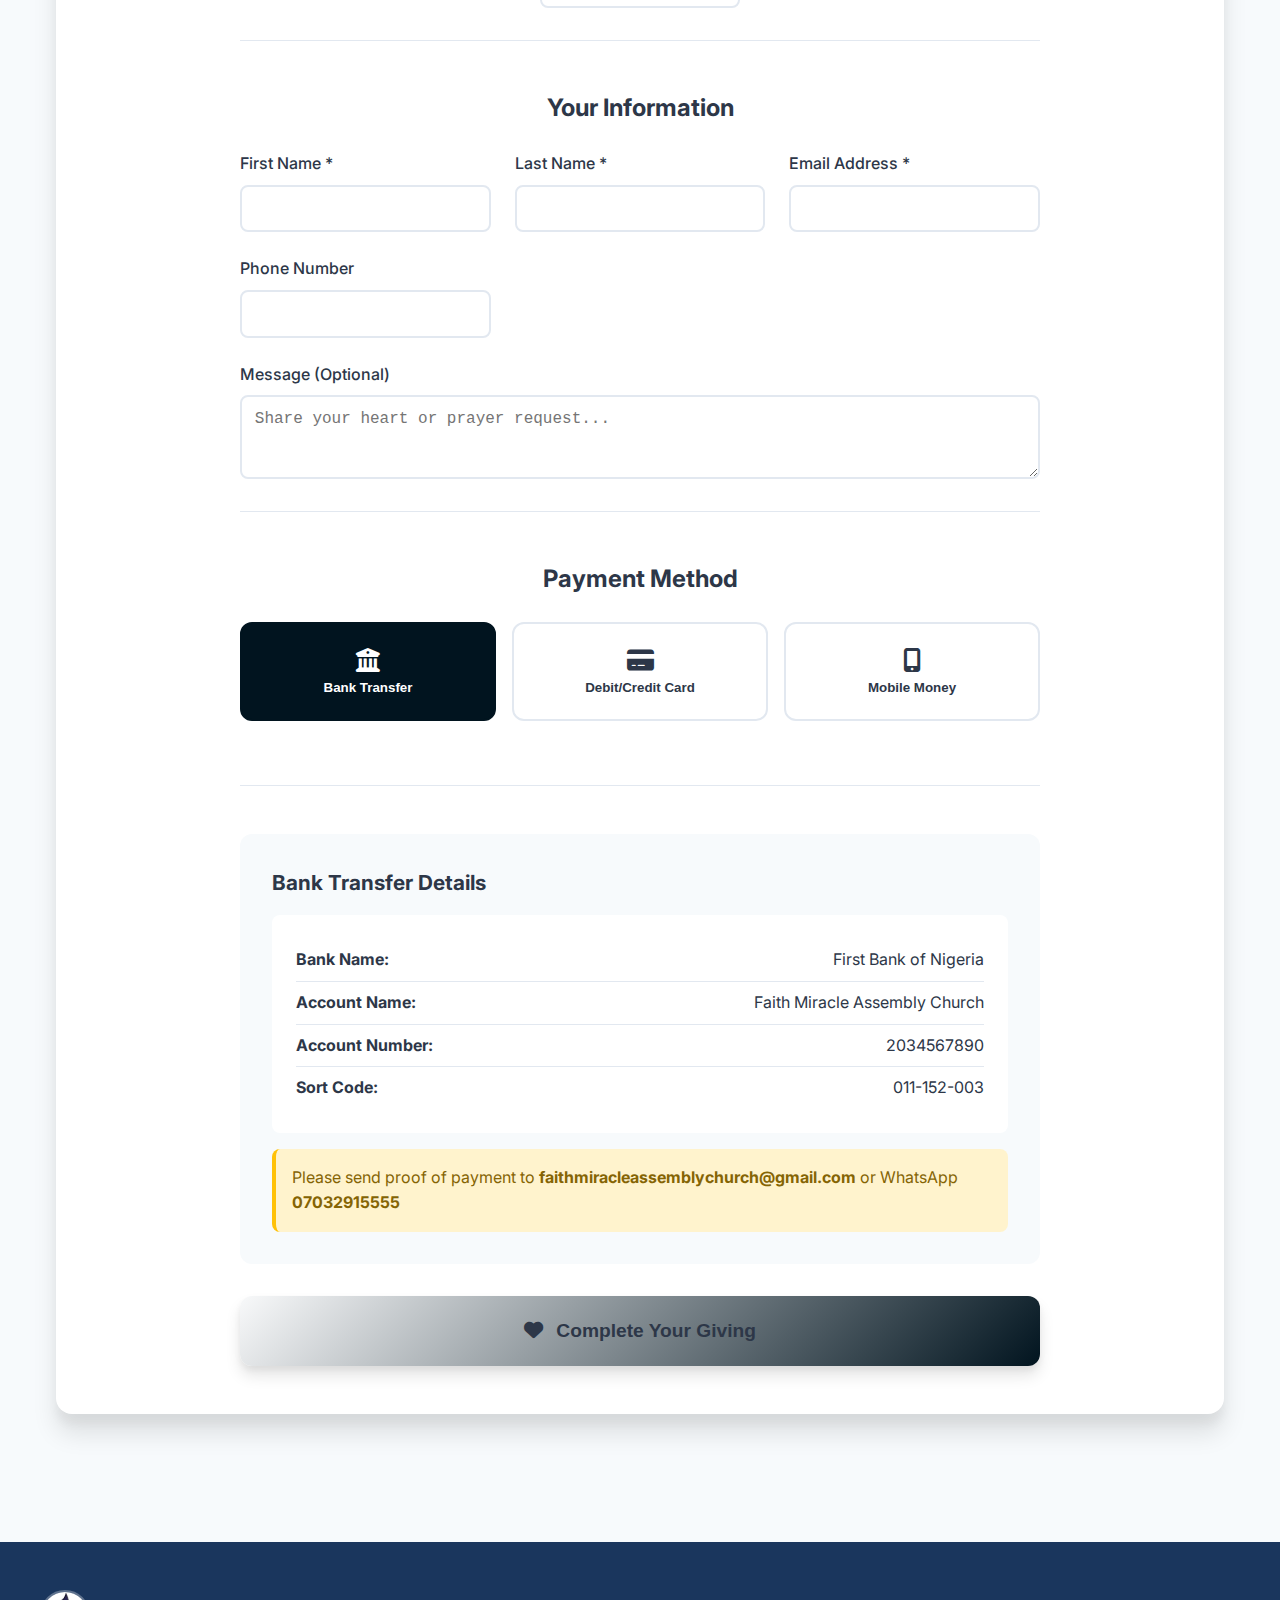
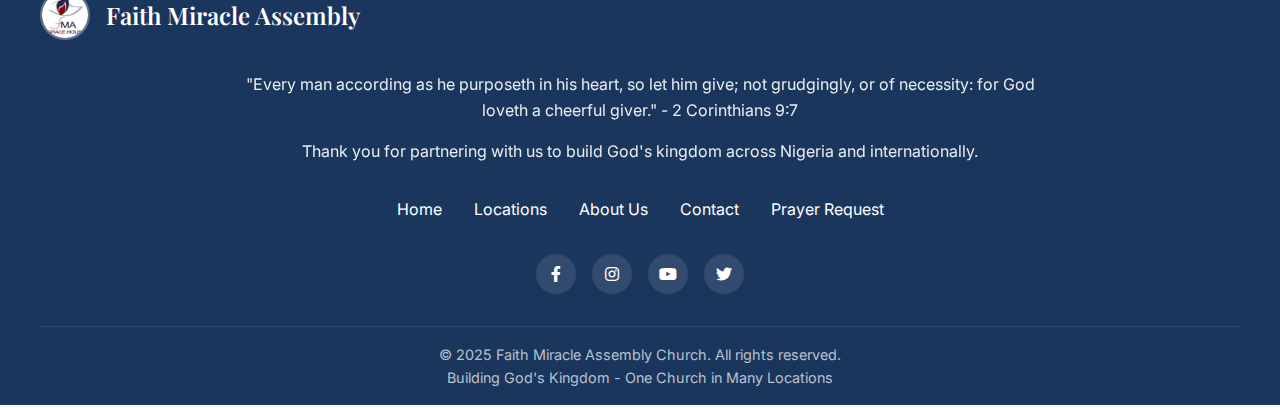
<file: project-giving.html>
<!DOCTYPE html>
<html lang="en-US">
<head>
  <meta charset="UTF-8">
  <meta name="viewport" content="width=device-width, initial-scale=1.0">
  <!-- SEO Optimization -->
  <meta name="description" content="Support Faith Miracle Assembly Church expansion projects. Contribute to building churches across Nigeria and internationally. One Church in Many Locations.">
  <meta name="keywords" content="Faith Miracle Assembly, church giving, project funding, church expansion, Nigeria, international, donations">
  <meta property="og:title" content="Faith Miracle Assembly - Project Giving">
  <meta property="og:description" content="Support our vision of One Church in Many Locations. Contribute to building projects across Nigeria and internationally.">
  <meta property="og:image" content="Images/FMA LOGO.jpg">
  <meta property="og:url" content="https://faith-miracle-assembly.github.io/church-official-website/project-giving.html">
  
  <title>Faith Miracle Assembly - Project Giving</title>
  
  <!-- Google Fonts -->
  <link href="https://fonts.googleapis.com/css2?family=Inter:wght@300;400;500;600;700&family=Playfair+Display:wght@400;500;600;700&display=swap" rel="stylesheet">
  
  <!-- Font Awesome for Icons -->
  <link rel="stylesheet" href="https://cdnjs.cloudflare.com/ajax/libs/font-awesome/6.0.0/css/all.min.css">
  
  <!-- Performance: Preload critical resources -->
  <link rel="preload" href="Images/FMA LOGO.jpg" as="image">
  
  <style>
    /* Modern CSS Variables */
    :root {
      --primary-color: #01141f;
      --secondary-color: #f8f9fa;
      --accent-color: #ff6b6b;
      --success-color: #28a745;
      --warning-color: #ffc107;
      --dark-blue: #1a365d;
      --text-dark: #2d3748;
      --text-light: #4a5568;
      --text-muted: #718096;
      --background-light: #f7fafc;
      --background-white: #ffffff;
      --border-color: #e2e8f0;
      --shadow-sm: 0 1px 3px rgba(0,0,0,0.12), 0 1px 2px rgba(0,0,0,0.24);
      --shadow-md: 0 4px 6px rgba(0,0,0,0.07), 0 1px 3px rgba(0,0,0,0.06);
      --shadow-lg: 0 10px 15px rgba(0,0,0,0.1), 0 4px 6px rgba(0,0,0,0.05);
      --shadow-xl: 0 20px 25px rgba(0,0,0,0.1), 0 10px 10px rgba(0,0,0,0.04);
      --border-radius: 8px;
      --border-radius-lg: 12px;
      --border-radius-xl: 16px;
      --transition: all 0.3s cubic-bezier(0.4, 0, 0.2, 1);
      --font-primary: 'Inter', sans-serif;
      --font-display: 'Playfair Display', serif;
    }

    /* Reset and Base Styles */
    * {
      margin: 0;
      padding: 0;
      box-sizing: border-box;
    }

    body {
      font-family: var(--font-primary);
      line-height: 1.6;
      color: var(--text-dark);
      background-color: var(--background-light);
      overflow-x: hidden;
    }

    /* Header Styles */
    .header {
      background: linear-gradient(135deg, var(--primary-color) 0%, var(--dark-blue) 100%);
      color: white;
      position: relative;
      overflow: hidden;
      padding: 2rem 1rem;
    }

    .header::before {
      content: '';
      position: absolute;
      top: 0;
      left: 0;
      right: 0;
      bottom: 0;
      background: url('data:image/svg+xml,<svg xmlns="http://www.w3.org/2000/svg" viewBox="0 0 100 100"><circle cx="50" cy="50" r="2" fill="white" opacity="0.1"/></svg>') repeat;
      opacity: 0.1;
      z-index: 1;
    }

    .header-content {
      position: relative;
      z-index: 2;
      max-width: 1200px;
      margin: 0 auto;
    }

    .nav-bar {
      display: flex;
      justify-content: space-between;
      align-items: center;
      margin-bottom: 2rem;
    }

    .logo-section {
      display: flex;
      align-items: center;
      gap: 1rem;
    }

    .logo {
      width: 50px;
      height: 50px;
      border-radius: 50%;
      border: 2px solid rgba(255,255,255,0.3);
    }

    .church-name {
      font-family: var(--font-display);
      font-size: 1.5rem;
      font-weight: 600;
      color: white;
    }

    .back-btn {
      display: inline-flex;
      align-items: center;
      gap: 0.5rem;
      color: white;
      text-decoration: none;
      padding: 0.5rem 1rem;
      border-radius: var(--border-radius);
      transition: var(--transition);
      background: rgba(255,255,255,0.1);
    }

    .back-btn:hover {
      background: rgba(255,255,255,0.2);
      color: var(--secondary-color);
    }

    .hero-section {
      text-align: center;
      padding: 2rem 0;
    }

    .hero-title {
      font-family: var(--font-display);
      font-size: clamp(2.5rem, 5vw, 4rem);
      font-weight: 700;
      margin-bottom: 1rem;
      background: linear-gradient(45deg, white, var(--secondary-color));
      -webkit-background-clip: text;
      -webkit-text-fill-color: transparent;
      background-clip: text;
    }

    .hero-subtitle {
      font-size: 1.25rem;
      margin-bottom: 1rem;
      opacity: 0.9;
    }

    .hero-verse {
      font-style: italic;
      font-size: 1.1rem;
      opacity: 0.8;
      max-width: 600px;
      margin: 0 auto;
    }

    /* Main Content */
    .main-content {
      max-width: 1200px;
      margin: 0 auto;
      padding: 4rem 1rem;
    }

    /* Project Selection */
    .project-selection {
      background: var(--background-white);
      border-radius: var(--border-radius-xl);
      padding: 2rem;
      box-shadow: var(--shadow-lg);
      margin-bottom: 3rem;
    }

    .selection-title {
      font-family: var(--font-display);
      font-size: 2rem;
      color: var(--text-dark);
      text-align: center;
      margin-bottom: 2rem;
    }

    .project-tabs {
      display: flex;
      gap: 1rem;
      margin-bottom: 2rem;
      flex-wrap: wrap;
      justify-content: center;
    }

    .project-tab {
      padding: 0.8rem 1.5rem;
      border: 2px solid var(--border-color);
      border-radius: var(--border-radius-lg);
      background: var(--background-white);
      color: var(--text-dark);
      text-decoration: none;
      font-weight: 600;
      transition: var(--transition);
      cursor: pointer;
    }

    .project-tab.active,
    .project-tab:hover {
      border-color: var(--primary-color);
      background: var(--primary-color);
      color: white;
    }

    .project-details {
      display: none;
      text-align: center;
      padding: 2rem;
      background: var(--background-light);
      border-radius: var(--border-radius-lg);
    }

    .project-details.active {
      display: block;
    }

    .project-name {
      font-size: 1.5rem;
      font-weight: 600;
      color: var(--text-dark);
      margin-bottom: 1rem;
    }

    .project-description {
      color: var(--text-light);
      margin-bottom: 1.5rem;
      line-height: 1.6;
    }

    .project-progress {
      margin-bottom: 2rem;
    }

    .progress-info {
      display: flex;
      justify-content: space-between;
      margin-bottom: 0.5rem;
    }

    .progress-bar {
      width: 100%;
      height: 12px;
      background: var(--border-color);
      border-radius: 6px;
      overflow: hidden;
      margin-bottom: 1rem;
    }

    .progress-fill {
      height: 100%;
      background: linear-gradient(90deg, var(--primary-color), var(--secondary-color));
      border-radius: 6px;
      transition: width 0.3s ease;
    }

    .funding-stats {
      display: grid;
      grid-template-columns: repeat(auto-fit, minmax(150px, 1fr));
      gap: 1rem;
      margin-bottom: 2rem;
    }

    .stat-item {
      text-align: center;
      padding: 1rem;
      background: var(--background-white);
      border-radius: var(--border-radius);
      box-shadow: var(--shadow-sm);
    }

    .stat-value {
      font-size: 1.5rem;
      font-weight: 700;
      color: var(--primary-color);
    }

    .stat-label {
      font-size: 0.9rem;
      color: var(--text-muted);
    }

    /* Giving Form Styles */
    .giving-form-section {
      background: var(--background-white);
      border-radius: var(--border-radius-xl);
      padding: 3rem 2rem;
      box-shadow: var(--shadow-xl);
      margin-top: 3rem;
    }

    .form-title {
      font-family: var(--font-display);
      font-size: 2.5rem;
      color: var(--text-dark);
      text-align: center;
      margin-bottom: 2rem;
      background: linear-gradient(45deg, var(--primary-color), var(--secondary-color));
      -webkit-background-clip: text;
      -webkit-text-fill-color: transparent;
      background-clip: text;
    }

    .giving-form {
      max-width: 800px;
      margin: 0 auto;
    }

    .amount-selection,
    .donor-info,
    .payment-methods {
      margin-bottom: 3rem;
      padding-bottom: 2rem;
      border-bottom: 1px solid var(--border-color);
    }

    .amount-selection h3,
    .donor-info h3,
    .payment-methods h3 {
      font-size: 1.5rem;
      color: var(--text-dark);
      margin-bottom: 1.5rem;
      text-align: center;
    }

    .amount-buttons {
      display: grid;
      grid-template-columns: repeat(auto-fit, minmax(120px, 1fr));
      gap: 1rem;
      margin-bottom: 2rem;
    }

    .amount-btn {
      padding: 1rem;
      border: 2px solid var(--border-color);
      border-radius: var(--border-radius-lg);
      background: var(--background-white);
      color: var(--text-dark);
      font-weight: 600;
      font-size: 1.1rem;
      cursor: pointer;
      transition: var(--transition);
    }

    .amount-btn:hover,
    .amount-btn.active {
      border-color: var(--primary-color);
      background: var(--primary-color);
      color: white;
      transform: translateY(-2px);
    }

    .custom-amount {
      text-align: center;
    }

    .custom-amount label {
      display: block;
      margin-bottom: 0.5rem;
      color: var(--text-light);
      font-weight: 500;
    }

    .custom-amount input {
      width: 200px;
      padding: 0.8rem;
      border: 2px solid var(--border-color);
      border-radius: var(--border-radius);
      font-size: 1.1rem;
      text-align: center;
    }

    .custom-amount input:focus {
      outline: none;
      border-color: var(--primary-color);
    }

    .form-grid {
      display: grid;
      grid-template-columns: repeat(auto-fit, minmax(250px, 1fr));
      gap: 1.5rem;
      margin-bottom: 1.5rem;
    }

    .form-group {
      display: flex;
      flex-direction: column;
    }

    .form-group label {
      margin-bottom: 0.5rem;
      color: var(--text-dark);
      font-weight: 500;
    }

    .form-group input,
    .form-group textarea {
      padding: 0.8rem;
      border: 2px solid var(--border-color);
      border-radius: var(--border-radius);
      font-size: 1rem;
      transition: var(--transition);
    }

    .form-group input:focus,
    .form-group textarea:focus {
      outline: none;
      border-color: var(--primary-color);
    }

    .payment-options {
      display: grid;
      grid-template-columns: repeat(auto-fit, minmax(200px, 1fr));
      gap: 1rem;
      margin-bottom: 2rem;
    }

    .payment-btn {
      display: flex;
      flex-direction: column;
      align-items: center;
      gap: 0.5rem;
      padding: 1.5rem;
      border: 2px solid var(--border-color);
      border-radius: var(--border-radius-lg);
      background: var(--background-white);
      color: var(--text-dark);
      font-weight: 600;
      cursor: pointer;
      transition: var(--transition);
    }

    .payment-btn:hover,
    .payment-btn.active {
      border-color: var(--primary-color);
      background: var(--primary-color);
      color: white;
    }

    .payment-btn i {
      font-size: 1.5rem;
    }

    .payment-details {
      margin-bottom: 2rem;
    }

    .payment-detail {
      display: none;
      padding: 2rem;
      background: var(--background-light);
      border-radius: var(--border-radius-lg);
    }

    .payment-detail.active {
      display: block;
    }

    .payment-detail h4 {
      color: var(--text-dark);
      margin-bottom: 1rem;
      font-size: 1.3rem;
    }

    .bank-info {
      background: var(--background-white);
      padding: 1.5rem;
      border-radius: var(--border-radius);
      margin-bottom: 1rem;
    }

    .bank-item {
      display: flex;
      justify-content: space-between;
      padding: 0.5rem 0;
      border-bottom: 1px solid var(--border-color);
    }

    .bank-item:last-child {
      border-bottom: none;
    }

    .payment-note {
      background: #fff3cd;
      color: #856404;
      padding: 1rem;
      border-radius: var(--border-radius);
      border-left: 4px solid #ffc107;
    }

    .contact-options {
      display: flex;
      gap: 1rem;
      justify-content: center;
      flex-wrap: wrap;
    }

    .contact-btn {
      display: inline-flex;
      align-items: center;
      gap: 0.5rem;
      padding: 0.8rem 1.5rem;
      background: var(--primary-color);
      color: white;
      text-decoration: none;
      border-radius: var(--border-radius);
      font-weight: 600;
      transition: var(--transition);
    }

    .contact-btn:hover {
      background: var(--dark-blue);
      transform: translateY(-2px);
    }

    .submit-btn {
      width: 100%;
      padding: 1.5rem;
      background: linear-gradient(135deg, var(--secondary-color), var(--primary-color));
      color: var(--text-dark);
      border: none;
      border-radius: var(--border-radius-lg);
      font-size: 1.2rem;
      font-weight: 700;
      cursor: pointer;
      transition: var(--transition);
      box-shadow: var(--shadow-lg);
    }

    .submit-btn:hover {
      transform: translateY(-3px);
      box-shadow: var(--shadow-xl);
    }

    .submit-btn i {
      margin-right: 0.5rem;
    }

    /* Footer Styles */
    .footer {
      background: var(--dark-blue);
      color: white;
      padding: 3rem 1rem 1rem;
      margin-top: 4rem;
    }

    .footer-content {
      max-width: 1200px;
      margin: 0 auto;
      text-align: center;
    }

    .footer-logo {
      margin-bottom: 2rem;
    }

    .footer-text {
      margin-bottom: 2rem;
      max-width: 800px;
      margin-left: auto;
      margin-right: auto;
    }

    .footer-text p {
      margin-bottom: 1rem;
      line-height: 1.6;
      opacity: 0.9;
    }

    .footer-nav {
      display: flex;
      justify-content: center;
      gap: 2rem;
      margin-bottom: 2rem;
      flex-wrap: wrap;
    }

    .footer-nav a {
      color: white;
      text-decoration: none;
      transition: var(--transition);
    }

    .footer-nav a:hover {
      color: var(--secondary-color);
    }

    .social-icons {
      display: flex;
      justify-content: center;
      gap: 1rem;
      margin-bottom: 2rem;
    }

    .social-icon {
      width: 40px;
      height: 40px;
      background: rgba(255,255,255,0.1);
      border-radius: 50%;
      display: flex;
      align-items: center;
      justify-content: center;
      color: white;
      text-decoration: none;
      transition: var(--transition);
    }

    .social-icon:hover {
      background: var(--secondary-color);
      color: var(--text-dark);
      transform: translateY(-2px);
    }

    .footer-bottom {
      border-top: 1px solid rgba(255,255,255,0.1);
      padding-top: 1rem;
      color: rgba(255,255,255,0.7);
      font-size: 0.9rem;
    }

    /* Responsive Design */
    @media (max-width: 768px) {
      .amount-buttons {
        grid-template-columns: repeat(2, 1fr);
      }
      
      .form-grid {
        grid-template-columns: 1fr;
      }
      
      .payment-options {
        grid-template-columns: 1fr;
      }
      
      .contact-options {
        flex-direction: column;
        align-items: center;
      }
      
      .footer-nav {
        flex-direction: column;
        gap: 1rem;
      }
    }
  </style>
</head>
<body>
  <!-- Header -->
  <header class="header">
    <div class="header-content">
      <nav class="nav-bar">
        <div class="logo-section">
          <img src="Images/FMA LOGO.jpg" alt="Faith Miracle Assembly Logo" class="logo">
          <div class="church-name">Faith Miracle Assembly</div>
        </div>
        
        <a href="expression.html" class="back-btn">
          <i class="fas fa-arrow-left"></i>
          Back to Locations
        </a>
      </nav>

      <div class="hero-section">
        <h1 class="hero-title">Project Giving</h1>
        <p class="hero-subtitle">Building God's Kingdom Together</p>
        <p class="hero-verse">"Every man according as he purposeth in his heart, so let him give; not grudgingly, or of necessity: for God loveth a cheerful giver." - 2 Corinthians 9:7</p>
      </div>
    </div>
  </header>

  <!-- Main Content -->
  <main class="main-content">
    <!-- Project Selection -->
    <div class="project-selection">
      <h2 class="selection-title">Choose a Project to Support</h2>

      <div class="project-tabs">
        <button class="project-tab active" onclick="showProject('all')">All Projects</button>
        <button class="project-tab" onclick="showProject('lagos')">Lagos Expansion</button>
        <button class="project-tab" onclick="showProject('abuja')">Abuja Campus</button>
        <button class="project-tab" onclick="showProject('portharcourt')">Port Harcourt</button>
        <button class="project-tab" onclick="showProject('kano')">Kano Campus</button>
        <button class="project-tab" onclick="showProject('uk')">United Kingdom</button>
        <button class="project-tab" onclick="showProject('usa')">USA Partnership</button>
        <button class="project-tab" onclick="showProject('canada')">Canada Partnership</button>
        <button class="project-tab" onclick="showProject('belgium')">Belgium Campus</button>
      </div>

      <!-- All Projects -->
      <div id="project-all" class="project-details active">
        <h3 class="project-name">Support All Expansion Projects</h3>
        <p class="project-description">
          Your contribution will be distributed across all our expansion projects,
          helping us establish churches in multiple locations simultaneously.
        </p>
        <div class="project-progress">
          <div class="progress-info">
            <span>Overall Progress</span>
            <span>45% Complete</span>
          </div>
          <div class="progress-bar">
            <div class="progress-fill" style="width: 45%"></div>
          </div>
        </div>
        <div class="funding-stats">
          <div class="stat-item">
            <div class="stat-value">₦125M</div>
            <div class="stat-label">Raised</div>
          </div>
          <div class="stat-item">
            <div class="stat-value">₦275M</div>
            <div class="stat-label">Goal</div>
          </div>
          <div class="stat-item">
            <div class="stat-value">1,247</div>
            <div class="stat-label">Supporters</div>
          </div>
          <div class="stat-item">
            <div class="stat-value">9</div>
            <div class="stat-label">Locations</div>
          </div>
        </div>
      </div>

      <!-- Lagos Project -->
      <div id="project-lagos" class="project-details">
        <h3 class="project-name">Lagos Expansion Project</h3>
        <p class="project-description">
          Establishing multiple campuses across Lagos State to reach more communities
          with the Gospel. This includes land acquisition, construction, and equipment.
        </p>
        <div class="project-progress">
          <div class="progress-info">
            <span>Project Progress</span>
            <span>35% Complete</span>
          </div>
          <div class="progress-bar">
            <div class="progress-fill" style="width: 35%"></div>
          </div>
        </div>
        <div class="funding-stats">
          <div class="stat-item">
            <div class="stat-value">₦17.5M</div>
            <div class="stat-label">Raised</div>
          </div>
          <div class="stat-item">
            <div class="stat-value">₦50M</div>
            <div class="stat-label">Goal</div>
          </div>
          <div class="stat-item">
            <div class="stat-value">234</div>
            <div class="stat-label">Supporters</div>
          </div>
        </div>
      </div>

      <!-- Abuja Project -->
      <div id="project-abuja" class="project-details">
        <h3 class="project-name">Abuja Campus Development</h3>
        <p class="project-description">
          Federal Capital Territory campus serving government workers and residents.
          Focus on building completion and ministry equipment.
        </p>
        <div class="project-progress">
          <div class="progress-info">
            <span>Project Progress</span>
            <span>80% Complete</span>
          </div>
          <div class="progress-bar">
            <div class="progress-fill" style="width: 80%"></div>
          </div>
        </div>
        <div class="funding-stats">
          <div class="stat-item">
            <div class="stat-value">₦24M</div>
            <div class="stat-label">Raised</div>
          </div>
          <div class="stat-item">
            <div class="stat-value">₦30M</div>
            <div class="stat-label">Goal</div>
          </div>
          <div class="stat-item">
            <div class="stat-value">189</div>
            <div class="stat-label">Supporters</div>
          </div>
        </div>
      </div>

      <!-- Port Harcourt Project -->
      <div id="project-portharcourt" class="project-details">
        <h3 class="project-name">Port Harcourt Campus</h3>
        <p class="project-description">
          Reaching the oil-rich Rivers State with the Gospel of Jesus Christ.
          Initial phase includes land acquisition and foundation work.
        </p>
        <div class="project-progress">
          <div class="progress-info">
            <span>Project Progress</span>
            <span>15% Complete</span>
          </div>
          <div class="progress-bar">
            <div class="progress-fill" style="width: 15%"></div>
          </div>
        </div>
        <div class="funding-stats">
          <div class="stat-item">
            <div class="stat-value">₦6M</div>
            <div class="stat-label">Raised</div>
          </div>
          <div class="stat-item">
            <div class="stat-value">₦40M</div>
            <div class="stat-label">Goal</div>
          </div>
          <div class="stat-item">
            <div class="stat-value">98</div>
            <div class="stat-label">Supporters</div>
          </div>
        </div>
      </div>

      <!-- Kano Project -->
      <div id="project-kano" class="project-details">
        <h3 class="project-name">Kano Campus Vision</h3>
        <p class="project-description">
          Bringing hope and transformation to Northern Nigeria.
          This is a long-term vision requiring significant prayer and financial support.
        </p>
        <div class="project-progress">
          <div class="progress-info">
            <span>Project Progress</span>
            <span>5% Complete</span>
          </div>
          <div class="progress-bar">
            <div class="progress-fill" style="width: 5%"></div>
          </div>
        </div>
        <div class="funding-stats">
          <div class="stat-item">
            <div class="stat-value">₦2M</div>
            <div class="stat-label">Raised</div>
          </div>
          <div class="stat-item">
            <div class="stat-value">₦35M</div>
            <div class="stat-label">Goal</div>
          </div>
          <div class="stat-item">
            <div class="stat-value">45</div>
            <div class="stat-label">Supporters</div>
          </div>
        </div>
      </div>

      <!-- UK Project -->
      <div id="project-uk" class="project-details">
        <h3 class="project-name">United Kingdom Campus</h3>
        <p class="project-description">
          Serving the Nigerian diaspora and local communities in the UK.
          Focus on ministry expansion and community outreach programs.
        </p>
        <div class="project-progress">
          <div class="progress-info">
            <span>Project Progress</span>
            <span>90% Complete</span>
          </div>
          <div class="progress-bar">
            <div class="progress-fill" style="width: 90%"></div>
          </div>
        </div>
        <div class="funding-stats">
          <div class="stat-item">
            <div class="stat-value">£18K</div>
            <div class="stat-label">Raised</div>
          </div>
          <div class="stat-item">
            <div class="stat-value">£20K</div>
            <div class="stat-label">Goal</div>
          </div>
          <div class="stat-item">
            <div class="stat-value">156</div>
            <div class="stat-label">Supporters</div>
          </div>
        </div>
      </div>

      <!-- USA Project -->
      <div id="project-usa" class="project-details">
        <h3 class="project-name">USA - Pistis Life Partnership</h3>
        <p class="project-description">
          Strategic partnership expanding our reach across North America.
          Supporting ministry development and community programs.
        </p>
        <div class="project-progress">
          <div class="progress-info">
            <span>Project Progress</span>
            <span>60% Complete</span>
          </div>
          <div class="progress-bar">
            <div class="progress-fill" style="width: 60%"></div>
          </div>
        </div>
        <div class="funding-stats">
          <div class="stat-item">
            <div class="stat-value">$15K</div>
            <div class="stat-label">Raised</div>
          </div>
          <div class="stat-item">
            <div class="stat-value">$25K</div>
            <div class="stat-label">Goal</div>
          </div>
          <div class="stat-item">
            <div class="stat-value">89</div>
            <div class="stat-label">Supporters</div>
          </div>
        </div>
      </div>

      <!-- Canada Project -->
      <div id="project-canada" class="project-details">
        <h3 class="project-name">Canada - Elevate Partnership</h3>
        <p class="project-description">
          Elevating communities across Canada through Gospel transformation.
          Partnership development and ministry resource allocation.
        </p>
        <div class="project-progress">
          <div class="progress-info">
            <span>Project Progress</span>
            <span>45% Complete</span>
          </div>
          <div class="progress-bar">
            <div class="progress-fill" style="width: 45%"></div>
          </div>
        </div>
        <div class="funding-stats">
          <div class="stat-item">
            <div class="stat-value">C$9K</div>
            <div class="stat-label">Raised</div>
          </div>
          <div class="stat-item">
            <div class="stat-value">C$20K</div>
            <div class="stat-label">Goal</div>
          </div>
          <div class="stat-item">
            <div class="stat-value">67</div>
            <div class="stat-label">Supporters</div>
          </div>
        </div>
      </div>

      <!-- Belgium Project -->
      <div id="project-belgium" class="project-details">
        <h3 class="project-name">Belgium Campus Development</h3>
        <p class="project-description">
          Establishing a strong European presence in the heart of Belgium.
          Initial setup and community engagement initiatives.
        </p>
        <div class="project-progress">
          <div class="progress-info">
            <span>Project Progress</span>
            <span>25% Complete</span>
          </div>
          <div class="progress-bar">
            <div class="progress-fill" style="width: 25%"></div>
          </div>
        </div>
        <div class="funding-stats">
          <div class="stat-item">
            <div class="stat-value">€5K</div>
            <div class="stat-label">Raised</div>
          </div>
          <div class="stat-item">
            <div class="stat-value">€20K</div>
            <div class="stat-label">Goal</div>
          </div>
          <div class="stat-item">
            <div class="stat-value">34</div>
            <div class="stat-label">Supporters</div>
          </div>
        </div>
      </div>
    </div>

    <!-- Giving Form -->
    <div class="giving-form-section">
      <h2 class="form-title">Make Your Contribution</h2>
      <div class="giving-form">
        <div class="amount-selection">
          <h3>Select Amount</h3>
          <div class="amount-buttons">
            <button class="amount-btn" onclick="selectAmount(1000)">₦1,000</button>
            <button class="amount-btn" onclick="selectAmount(5000)">₦5,000</button>
            <button class="amount-btn" onclick="selectAmount(10000)">₦10,000</button>
            <button class="amount-btn" onclick="selectAmount(25000)">₦25,000</button>
            <button class="amount-btn" onclick="selectAmount(50000)">₦50,000</button>
            <button class="amount-btn" onclick="selectAmount(100000)">₦100,000</button>
          </div>
          <div class="custom-amount">
            <label for="customAmount">Or enter custom amount:</label>
            <input type="number" id="customAmount" placeholder="Enter amount" min="100">
          </div>
        </div>

        <div class="donor-info">
          <h3>Your Information</h3>
          <div class="form-grid">
            <div class="form-group">
              <label for="firstName">First Name *</label>
              <input type="text" id="firstName" required>
            </div>
            <div class="form-group">
              <label for="lastName">Last Name *</label>
              <input type="text" id="lastName" required>
            </div>
            <div class="form-group">
              <label for="email">Email Address *</label>
              <input type="email" id="email" required>
            </div>
            <div class="form-group">
              <label for="phone">Phone Number</label>
              <input type="tel" id="phone">
            </div>
          </div>
          <div class="form-group">
            <label for="message">Message (Optional)</label>
            <textarea id="message" rows="3" placeholder="Share your heart or prayer request..."></textarea>
          </div>
        </div>

        <div class="payment-methods">
          <h3>Payment Method</h3>
          <div class="payment-options">
            <button class="payment-btn active" onclick="selectPayment('bank')">
              <i class="fas fa-university"></i>
              Bank Transfer
            </button>
            <button class="payment-btn" onclick="selectPayment('card')">
              <i class="fas fa-credit-card"></i>
              Debit/Credit Card
            </button>
            <button class="payment-btn" onclick="selectPayment('mobile')">
              <i class="fas fa-mobile-alt"></i>
              Mobile Money
            </button>
          </div>
        </div>

        <div class="payment-details">
          <!-- Bank Transfer Details -->
          <div id="bank-details" class="payment-detail active">
            <h4>Bank Transfer Details</h4>
            <div class="bank-info">
              <div class="bank-item">
                <strong>Bank Name:</strong> First Bank of Nigeria
              </div>
              <div class="bank-item">
                <strong>Account Name:</strong> Faith Miracle Assembly Church
              </div>
              <div class="bank-item">
                <strong>Account Number:</strong> 2034567890
              </div>
              <div class="bank-item">
                <strong>Sort Code:</strong> 011-152-003
              </div>
            </div>
            <p class="payment-note">
              Please send proof of payment to <strong>faithmiracleassemblychurch@gmail.com</strong>
              or WhatsApp <strong>07032915555</strong>
            </p>
          </div>

          <!-- Card Payment -->
          <div id="card-details" class="payment-detail">
            <h4>Card Payment</h4>
            <p>Secure online payment coming soon. For now, please use bank transfer or contact us directly.</p>
            <div class="contact-options">
              <a href="tel:+2347032915555" class="contact-btn">
                <i class="fas fa-phone"></i>
                Call: 070 3291 5555
              </a>
              <a href="https://wa.me/2347032915555" class="contact-btn">
                <i class="fab fa-whatsapp"></i>
                WhatsApp
              </a>
            </div>
          </div>

          <!-- Mobile Money -->
          <div id="mobile-details" class="payment-detail">
            <h4>Mobile Money</h4>
            <p>Mobile money integration coming soon. For immediate giving, please use:</p>
            <div class="contact-options">
              <a href="tel:+2347032915555" class="contact-btn">
                <i class="fas fa-phone"></i>
                Call: 070 3291 5555
              </a>
              <a href="https://wa.me/2347032915555" class="contact-btn">
                <i class="fab fa-whatsapp"></i>
                WhatsApp
              </a>
            </div>
          </div>
        </div>

        <div class="form-actions">
          <button class="submit-btn" onclick="submitGiving()">
            <i class="fas fa-heart"></i>
            Complete Your Giving
          </button>
        </div>
      </div>
    </div>
  </main>

  <!-- Footer -->
  <footer class="footer">
    <div class="footer-content">
      <div class="footer-logo">
        <div class="logo-section">
          <img src="Images/FMA LOGO.jpg" alt="Faith Miracle Assembly Logo" class="logo">
          <div class="church-name">Faith Miracle Assembly</div>
        </div>
      </div>

      <div class="footer-text">
        <p>"Every man according as he purposeth in his heart, so let him give; not grudgingly, or of necessity: for God loveth a cheerful giver." - 2 Corinthians 9:7</p>
        <p>Thank you for partnering with us to build God's kingdom across Nigeria and internationally.</p>
      </div>

      <nav class="footer-nav">
        <a href="index.html">Home</a>
        <a href="expression.html">Locations</a>
        <a href="#">About Us</a>
        <a href="#">Contact</a>
        <a href="#">Prayer Request</a>
      </nav>

      <div class="social-icons">
        <a href="https://facebook.com" target="_blank" class="social-icon">
          <i class="fab fa-facebook-f"></i>
        </a>
        <a href="https://instagram.com" target="_blank" class="social-icon">
          <i class="fab fa-instagram"></i>
        </a>
        <a href="https://youtube.com" target="_blank" class="social-icon">
          <i class="fab fa-youtube"></i>
        </a>
        <a href="https://twitter.com" target="_blank" class="social-icon">
          <i class="fab fa-twitter"></i>
        </a>
      </div>

      <div class="footer-bottom">
        <p>&copy; 2025 Faith Miracle Assembly Church. All rights reserved.</p>
        <p>Building God's Kingdom - One Church in Many Locations</p>
      </div>
    </div>
  </footer>

  <script>
    // Project selection functionality
    function showProject(projectId) {
      // Hide all project details
      const allProjects = document.querySelectorAll('.project-details');
      allProjects.forEach(project => {
        project.classList.remove('active');
      });

      // Remove active class from all tabs
      const allTabs = document.querySelectorAll('.project-tab');
      allTabs.forEach(tab => {
        tab.classList.remove('active');
      });

      // Show selected project
      const selectedProject = document.getElementById(`project-${projectId}`);
      if (selectedProject) {
        selectedProject.classList.add('active');
      }

      // Add active class to clicked tab
      event.target.classList.add('active');

      // Update URL parameter
      const url = new URL(window.location);
      url.searchParams.set('project', projectId);
      window.history.replaceState({}, '', url);
    }

    // Amount selection functionality
    let selectedAmount = 0;

    function selectAmount(amount) {
      selectedAmount = amount;
      
      // Remove active class from all amount buttons
      const allAmountBtns = document.querySelectorAll('.amount-btn');
      allAmountBtns.forEach(btn => {
        btn.classList.remove('active');
      });

      // Add active class to clicked button
      event.target.classList.add('active');

      // Clear custom amount input
      document.getElementById('customAmount').value = '';
    }

    // Custom amount input handler
    document.getElementById('customAmount').addEventListener('input', function() {
      selectedAmount = parseInt(this.value) || 0;
      
      // Remove active class from preset amount buttons
      const allAmountBtns = document.querySelectorAll('.amount-btn');
      allAmountBtns.forEach(btn => {
        btn.classList.remove('active');
      });
    });

    // Payment method selection
    function selectPayment(method) {
      // Remove active class from all payment buttons
      const allPaymentBtns = document.querySelectorAll('.payment-btn');
      allPaymentBtns.forEach(btn => {
        btn.classList.remove('active');
      });

      // Add active class to clicked button
      event.target.classList.add('active');

      // Hide all payment details
      const allPaymentDetails = document.querySelectorAll('.payment-detail');
      allPaymentDetails.forEach(detail => {
        detail.classList.remove('active');
      });

      // Show selected payment detail
      const selectedDetail = document.getElementById(`${method}-details`);
      if (selectedDetail) {
        selectedDetail.classList.add('active');
      }
    }

    // Form submission
    function submitGiving() {
      const firstName = document.getElementById('firstName').value;
      const lastName = document.getElementById('lastName').value;
      const email = document.getElementById('email').value;
      const phone = document.getElementById('phone').value;
      const message = document.getElementById('message').value;

      // Basic validation
      if (!firstName || !lastName || !email) {
        showToast('Please fill in all required fields', 'error');
        return;
      }

      if (selectedAmount < 100) {
        showToast('Please select or enter an amount of at least ₦100', 'error');
        return;
      }

      // Get selected project
      const activeProject = document.querySelector('.project-details.active');
      const projectName = activeProject ? activeProject.querySelector('.project-name').textContent : 'All Projects';

      // Create giving summary
      const givingSummary = {
        amount: selectedAmount,
        project: projectName,
        donor: {
          firstName,
          lastName,
          email,
          phone,
          message
        },
        timestamp: new Date().toISOString()
      };

      // Store in localStorage for reference
      localStorage.setItem('lastGiving', JSON.stringify(givingSummary));

      // Show success message
      showToast('Thank you for your generous heart! Please complete your payment using the selected method.', 'success');

      // Scroll to payment details
      document.querySelector('.payment-details').scrollIntoView({ 
        behavior: 'smooth',
        block: 'center'
      });
    }

    // Toast notification system
    function showToast(message, type = 'info') {
      const toast = document.createElement('div');
      toast.className = `toast toast-${type}`;
      toast.textContent = message;
      
      toast.style.cssText = `
        position: fixed;
        top: 20px;
        right: 20px;
        padding: 1rem 1.5rem;
        border-radius: 8px;
        color: white;
        font-weight: 600;
        z-index: 1000;
        max-width: 400px;
        animation: slideIn 0.3s ease;
        box-shadow: 0 4px 12px rgba(0,0,0,0.15);
      `;

      // Set background color based on type
      if (type === 'success') {
        toast.style.background = '#28a745';
      } else if (type === 'error') {
        toast.style.background = '#dc3545';
      } else {
        toast.style.background = '#2575fc';
      }

      document.body.appendChild(toast);

      setTimeout(() => {
        toast.style.animation = 'slideOut 0.3s ease forwards';
        setTimeout(() => toast.remove(), 300);
      }, 5000);
    }

    // Initialize page based on URL parameters
    document.addEventListener('DOMContentLoaded', function() {
      const urlParams = new URLSearchParams(window.location.search);
      const projectParam = urlParams.get('project');
      
      if (projectParam && projectParam !== 'all') {
        // Find and click the corresponding tab
        const targetTab = Array.from(document.querySelectorAll('.project-tab'))
          .find(tab => tab.textContent.toLowerCase().includes(projectParam.toLowerCase()) || 
                       tab.onclick.toString().includes(projectParam));
        
        if (targetTab) {
          targetTab.click();
        }
      }

      // Add animation styles
      const style = document.createElement('style');
      style.textContent = `
        @keyframes slideIn {
          from { transform: translateX(100%); opacity: 0; }
          to { transform: translateX(0); opacity: 1; }
        }
        @keyframes slideOut {
          from { transform: translateX(0); opacity: 1; }
          to { transform: translateX(100%); opacity: 0; }
        }
        .toast {
          animation: slideIn 0.3s ease;
        }
      `;
      document.head.appendChild(style);
    });

    // Copy bank details functionality
    function copyBankDetails() {
      const bankDetails = `
Bank Name: First Bank of Nigeria
Account Name: Faith Miracle Assembly Church
Account Number: 2034567890
Sort Code: 011-152-003
      `.trim();

      navigator.clipboard.writeText(bankDetails).then(() => {
        showToast('Bank details copied to clipboard!', 'success');
      }).catch(() => {
        showToast('Unable to copy. Please copy manually.', 'error');
      });
    }

    // Add click-to-copy functionality to bank details
    document.addEventListener('DOMContentLoaded', function() {
      const bankInfo = document.querySelector('.bank-info');
      if (bankInfo) {
        bankInfo.style.cursor = 'pointer';
        bankInfo.title = 'Click to copy bank details';
        bankInfo.addEventListener('click', copyBankDetails);
      }
    });

    console.log('🙏 Faith Miracle Assembly - Project Giving page loaded successfully!');
  </script>
</body>
</html>
</file>
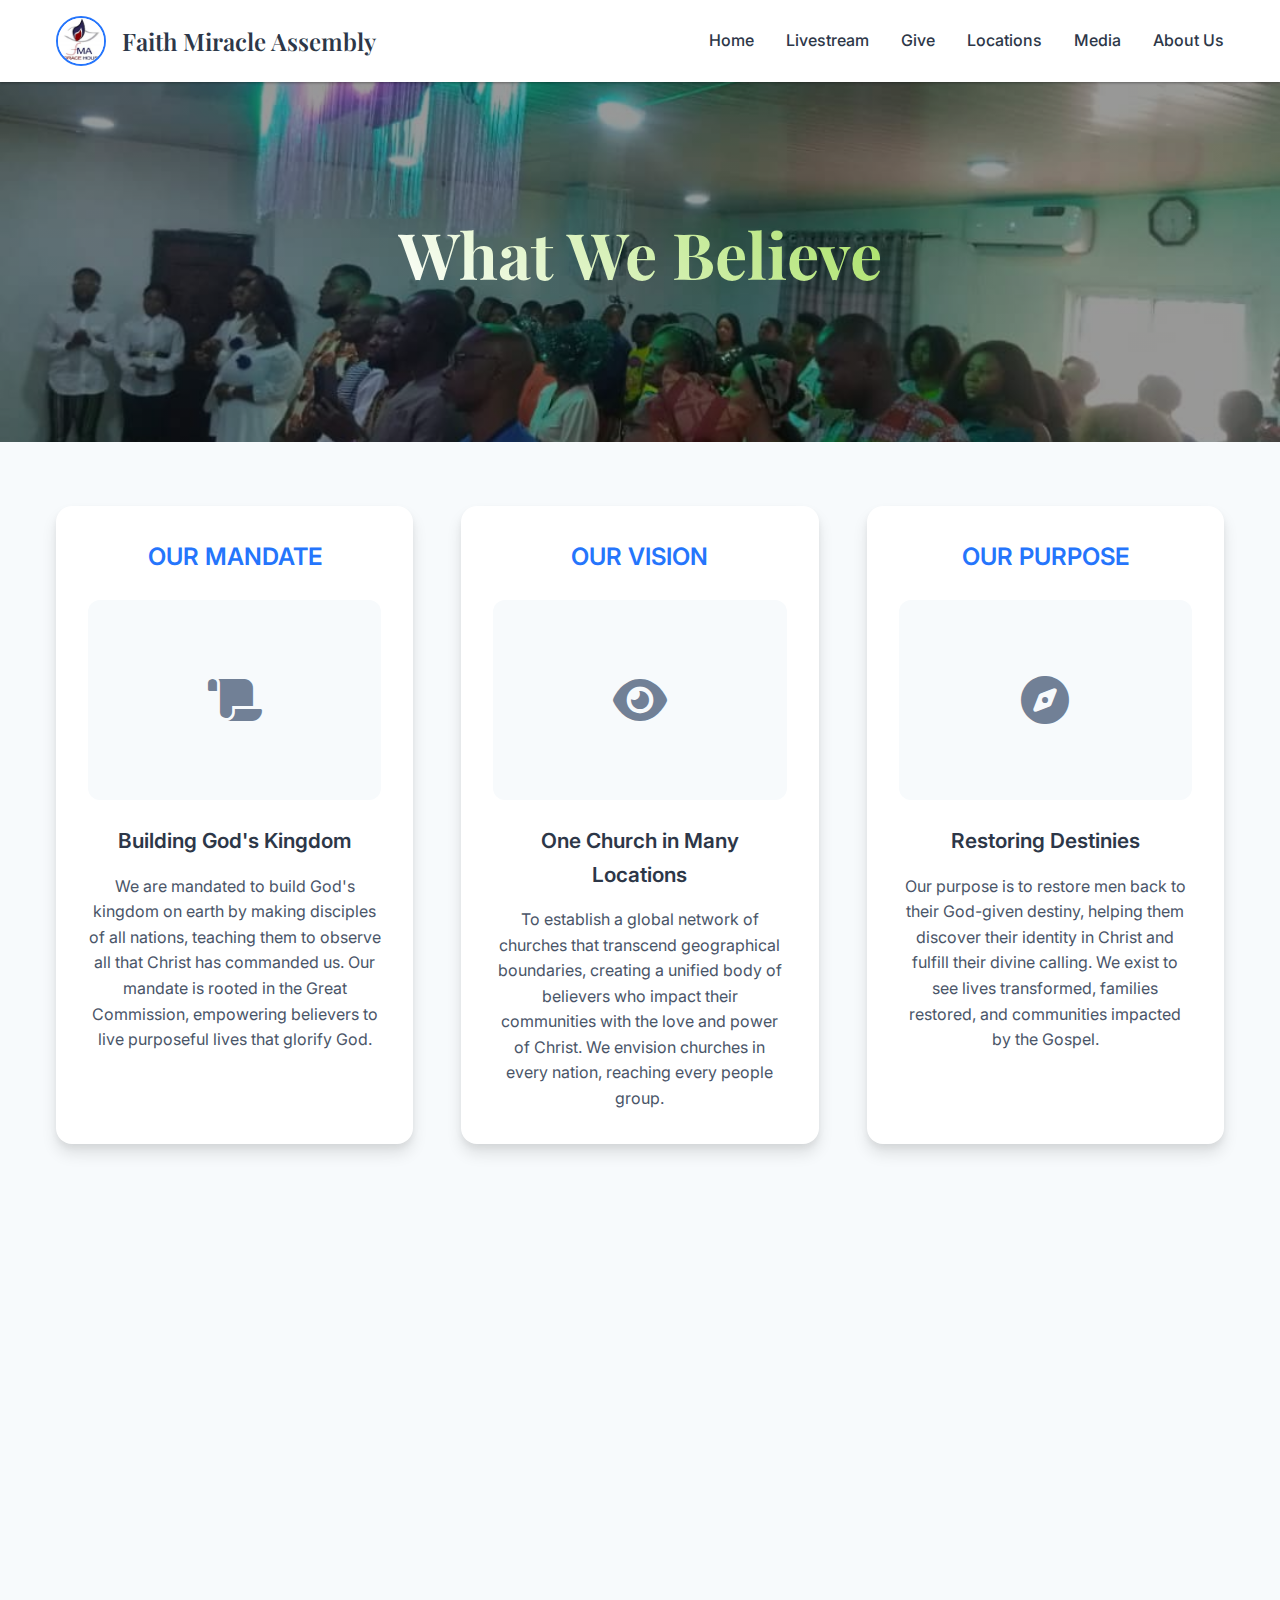
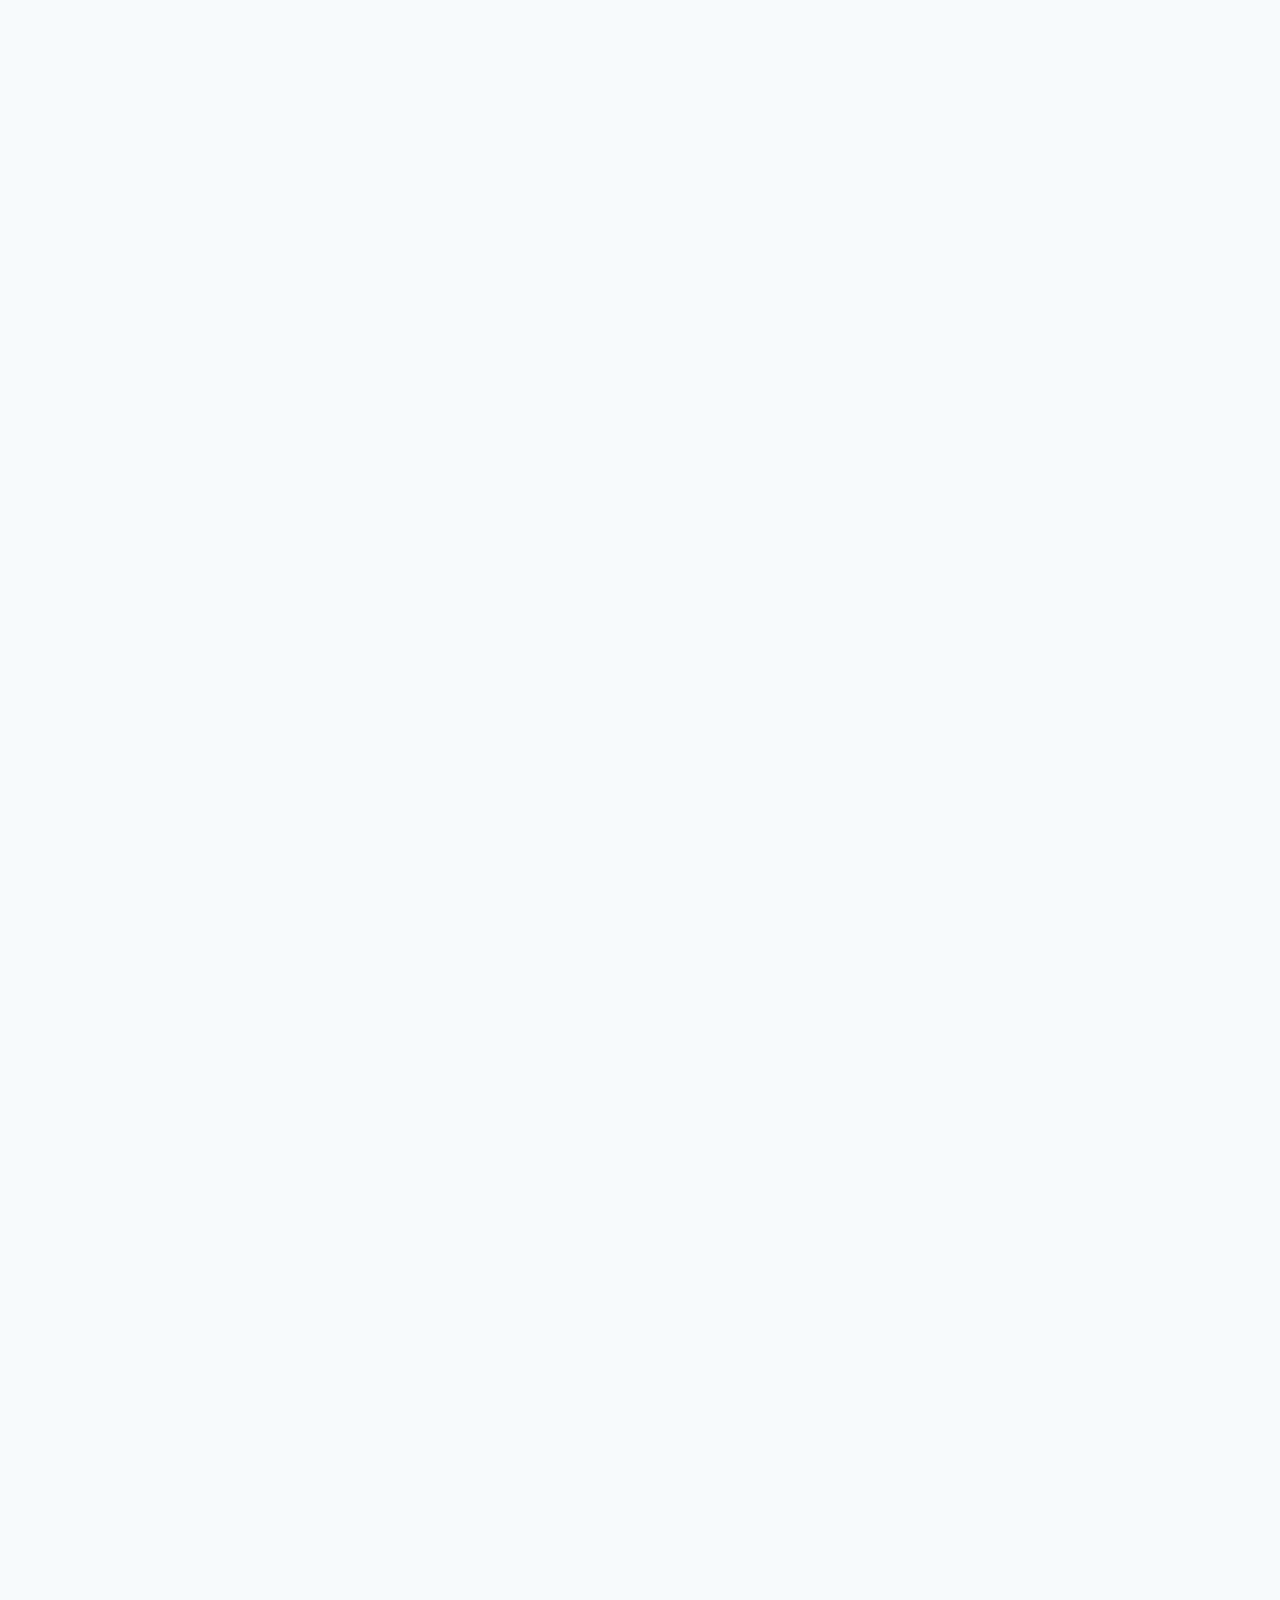
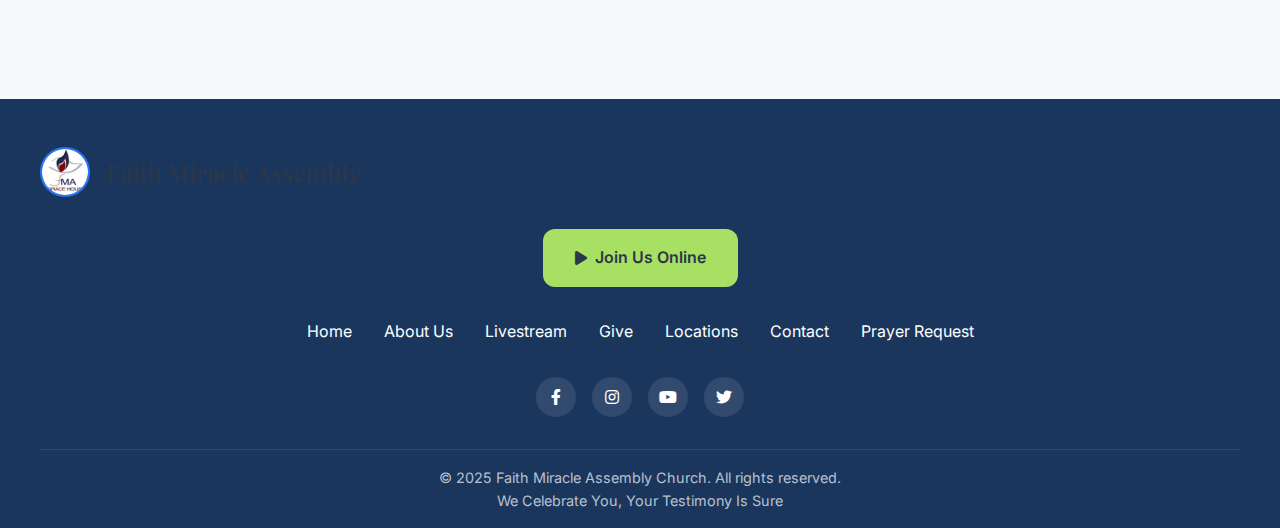
<file: what-we-belive.html>
<!DOCTYPE html>
<html lang="en">
<head>
  <meta charset="UTF-8">
  <meta name="viewport" content="width=device-width, initial-scale=1.0">
  <!-- SEO Optimization -->
  <meta name="description" content="What We Believe - Faith Miracle Assembly Church. Our mandate, vision, purpose, mission, task, and target in building God's kingdom.">
  <meta name="keywords" content="Faith Miracle Assembly, beliefs, mandate, vision, mission, purpose, covenant, core values">
  <meta property="og:title" content="What We Believe - Faith Miracle Assembly Church">
  <meta property="og:description" content="Discover our core beliefs, mandate, vision, and mission as we build God's kingdom together.">
  <meta property="og:image" content="Images/FMA LOGO.jpg">
  
  <title>What We Believe - Faith Miracle Assembly Church</title>
  <link rel="icon" href="Images/FMA-LOGO.png" type="image/png">
  
  <!-- Google Fonts -->
  <link href="https://fonts.googleapis.com/css2?family=Inter:wght@300;400;500;600;700&family=Playfair+Display:wght@400;500;600;700&display=swap" rel="stylesheet">
  
  <!-- Font Awesome for Icons -->
  <link rel="stylesheet" href="https://cdnjs.cloudflare.com/ajax/libs/font-awesome/6.0.0/css/all.min.css">
  
  <style>
    /* Modern CSS Variables */
    :root {
      --primary-color: #2575fc;
      --secondary-color: #a8e063;
      --accent-color: #ff6b6b;
      --dark-blue: #1a365d;
      --text-dark: #2d3748;
      --text-light: #4a5568;
      --text-muted: #718096;
      --background-light: #f7fafc;
      --background-white: #ffffff;
      --border-color: #e2e8f0;
      --shadow-sm: 0 1px 3px rgba(0,0,0,0.12), 0 1px 2px rgba(0,0,0,0.24);
      --shadow-md: 0 4px 6px rgba(0,0,0,0.07), 0 1px 3px rgba(0,0,0,0.06);
      --shadow-lg: 0 10px 15px rgba(0,0,0,0.1), 0 4px 6px rgba(0,0,0,0.05);
      --shadow-xl: 0 20px 25px rgba(0,0,0,0.1), 0 10px 10px rgba(0,0,0,0.04);
      --border-radius: 8px;
      --border-radius-lg: 12px;
      --border-radius-xl: 16px;
      --transition: all 0.3s cubic-bezier(0.4, 0, 0.2, 1);
      --font-primary: 'Inter', sans-serif;
      --font-display: 'Playfair Display', serif;
    }

    /* Reset and Base Styles */
    * {
      margin: 0;
      padding: 0;
      box-sizing: border-box;
    }

    body {
      font-family: var(--font-primary);
      line-height: 1.6;
      color: var(--text-dark);
      background-color: var(--background-light);
      overflow-x: hidden;
    }

    /* Navigation Bar - White Background */
    .nav-bar {
      background: var(--background-white);
      padding: 1rem 0;
      box-shadow: var(--shadow-sm);
      position: relative;
      z-index: 100;
    }

    .nav-content {
      max-width: 1200px;
      margin: 0 auto;
      display: flex;
      justify-content: space-between;
      align-items: center;
      padding: 0 1rem;
    }

    .logo-section {
      display: flex;
      align-items: center;
      gap: 1rem;
    }

    .logo {
      width: 50px;
      height: 50px;
      border-radius: 50%;
      border: 2px solid var(--primary-color);
    }

    .church-name {
      font-family: var(--font-display);
      font-size: 1.5rem;
      font-weight: 600;
      color: var(--text-dark);
    }

    .nav-links {
      display: flex;
      gap: 2rem;
      list-style: none;
    }

    .nav-links a {
      color: var(--text-dark);
      text-decoration: none;
      font-weight: 500;
      transition: var(--transition);
      position: relative;
    }

    .nav-links a:hover {
      color: var(--primary-color);
    }

    .nav-links a::after {
      content: '';
      position: absolute;
      bottom: -5px;
      left: 0;
      width: 0;
      height: 2px;
      background: var(--primary-color);
      transition: var(--transition);
    }

    .nav-links a:hover::after {
      width: 100%;
    }

    .mobile-menu-btn {
      display: none;
      background: none;
      border: none;
      color: var(--text-dark);
      font-size: 1.5rem;
      cursor: pointer;
    }

    /* Header - Smaller Height */
    .header {
      background: linear-gradient(rgba(0,0,0,0.4), rgba(0,0,0,0.4)), url('Images/IMG-20250818-WA0063.jpg') center/cover;
      color: white;
      position: relative;
      overflow: hidden;
      min-height: 40vh;
      display: flex;
      align-items: center;
      justify-content: center;
    }

    .header-content {
      text-align: center;
      max-width: 800px;
      padding: 2rem 1rem;
    }

    .hero-title {
      font-family: var(--font-display);
      font-size: clamp(2.5rem, 5vw, 4rem);
      font-weight: 700;
      margin-bottom: 1rem;
      background: linear-gradient(45deg, white, var(--secondary-color));
      -webkit-background-clip: text;
      -webkit-text-fill-color: transparent;
      background-clip: text;
    }

    /* Main Content */
    .main-content {
      max-width: 1200px;
      margin: 0 auto;
      padding: 4rem 1rem;
    }

    /* Beliefs Cards Section */
    .beliefs-section {
      margin-bottom: 4rem;
    }

    .beliefs-grid {
      display: grid;
      grid-template-columns: repeat(auto-fit, minmax(350px, 1fr));
      gap: 3rem;
      margin-bottom: 4rem;
    }

    .belief-card {
      background: var(--background-white);
      border-radius: var(--border-radius-xl);
      padding: 2rem;
      box-shadow: var(--shadow-lg);
      transition: var(--transition);
      text-align: center;
    }

    .belief-card:hover {
      transform: translateY(-5px);
      box-shadow: var(--shadow-xl);
    }

    .card-title {
      font-size: 1.5rem;
      font-weight: 600;
      color: var(--primary-color);
      margin-bottom: 1.5rem;
      text-transform: uppercase;
    }

    .card-image {
      width: 100%;
      height: 200px;
      background: var(--background-light);
      border-radius: var(--border-radius-lg);
      margin-bottom: 1.5rem;
      display: flex;
      align-items: center;
      justify-content: center;
      color: var(--text-muted);
      font-size: 3rem;
    }

    .card-heading {
      font-size: 1.3rem;
      font-weight: 600;
      color: var(--text-dark);
      margin-bottom: 1rem;
    }

    .card-description {
      color: var(--text-light);
      line-height: 1.6;
    }

    /* Covenant Section */
    .covenant-section {
      background: var(--background-white);
      border-radius: var(--border-radius-xl);
      padding: 4rem 2rem;
      box-shadow: var(--shadow-lg);
      margin-bottom: 4rem;
      text-align: center;
    }

    .covenant-title {
      font-family: var(--font-display);
      font-size: 2.5rem;
      color: var(--text-dark);
      margin-bottom: 3rem;
    }

    .covenant-items {
      display: grid;
      grid-template-columns: repeat(auto-fit, minmax(250px, 1fr));
      gap: 2rem;
      margin-bottom: 2rem;
    }

    .covenant-item {
      background: var(--background-light);
      padding: 2rem;
      border-radius: var(--border-radius-lg);
      transition: var(--transition);
    }

    .covenant-item:hover {
      transform: translateY(-3px);
      box-shadow: var(--shadow-md);
    }

    .covenant-item h3 {
      font-size: 1.5rem;
      font-weight: 600;
      color: var(--primary-color);
      margin-bottom: 1rem;
      text-transform: uppercase;
    }

    .scripture {
      color: var(--text-light);
      font-style: italic;
      font-size: 0.9rem;
    }

    /* Core Values Section */
    .core-values-section {
      background: var(--background-white);
      border-radius: var(--border-radius-xl);
      padding: 4rem 2rem;
      box-shadow: var(--shadow-lg);
      margin-bottom: 4rem;
    }

    .section-title {
      font-family: var(--font-display);
      font-size: 2.5rem;
      color: var(--text-dark);
      text-align: center;
      margin-bottom: 3rem;
    }

    .values-grid {
      display: grid;
      grid-template-columns: repeat(auto-fit, minmax(200px, 1fr));
      gap: 2rem;
    }

    .value-card {
      background: var(--background-light);
      padding: 1.5rem;
      border-radius: var(--border-radius-lg);
      text-align: center;
      transition: var(--transition);
    }

    .value-card:hover {
      transform: translateY(-3px);
      box-shadow: var(--shadow-md);
      background: var(--primary-color);
      color: white;
    }

    .value-icon {
      font-size: 2rem;
      color: var(--primary-color);
      margin-bottom: 1rem;
    }

    .value-card:hover .value-icon {
      color: white;
    }

    .value-name {
      font-weight: 600;
      text-transform: capitalize;
    }
@media (max-width: 768px) {
  .core-values-section {
    padding: 2rem 1rem;
  }

  .section-title {
    font-size: 2rem;
    margin-bottom: 2rem;
  }

  .values-grid {
    grid-template-columns: 1fr;
    gap: 1.5rem;
  }

  .value-card {
    padding: 1rem;
    font-size: 0.95rem;
  }

  .value-icon {
    font-size: 1.5rem;
    margin-bottom: 0.5rem;
  }
}

    /* Footer */
    .footer {
      background: var(--dark-blue);
      color: white;
      padding: 3rem 1rem 1rem;
      margin-top: 4rem;
    }

    .footer-content {
      max-width: 1200px;
      margin: 0 auto;
      text-align: center;
    }

    .footer-logo {
      margin-bottom: 2rem;
    }

    .join-online-btn {
      display: inline-flex;
      align-items: center;
      gap: 0.5rem;
      background: var(--secondary-color);
      color: var(--text-dark);
      padding: 1rem 2rem;
      border-radius: var(--border-radius-lg);
      text-decoration: none;
      font-weight: 600;
      transition: var(--transition);
      margin-bottom: 2rem;
    }

    .join-online-btn:hover {
      transform: translateY(-2px);
      box-shadow: var(--shadow-lg);
    }

    .footer-nav {
      display: flex;
      justify-content: center;
      gap: 2rem;
      margin-bottom: 2rem;
      flex-wrap: wrap;
    }

    .footer-nav a {
      color: white;
      text-decoration: none;
      transition: var(--transition);
    }

    .footer-nav a:hover {
      color: var(--secondary-color);
    }

    .social-icons {
      display: flex;
      justify-content: center;
      gap: 1rem;
      margin-bottom: 2rem;
    }

    .social-icon {
      width: 40px;
      height: 40px;
      background: rgba(255,255,255,0.1);
      border-radius: 50%;
      display: flex;
      align-items: center;
      justify-content: center;
      color: white;
      text-decoration: none;
      transition: var(--transition);
    }

    .social-icon:hover {
      background: var(--secondary-color);
      color: var(--text-dark);
      transform: translateY(-2px);
    }

    .footer-bottom {
      border-top: 1px solid rgba(255,255,255,0.1);
      padding-top: 1rem;
      color: rgba(255,255,255,0.7);
      font-size: 0.9rem;
    }

    /* Responsive Design */
     @media (max-width: 768px) {
      .nav-links {
        display: none;
        position: absolute;
        top: 100%;
        right: 1rem;
        background: var(--background-white);
        flex-direction: column;
        gap: 1rem;
        padding: 1rem;
        border-radius: var(--border-radius);
        box-shadow: var(--shadow-md);
        z-index: 1000;
      }

      .nav-links.active {
        display: flex;
      }


      .mobile-menu-btn {
        display: block;
      }

      .beliefs-grid {
        grid-template-columns: 1fr;
      }

      .covenant-items {
        grid-template-columns: 1fr;
      }

      .values-grid {
        grid-template-columns: repeat(2, 1fr);
      }

      .footer-nav {
        flex-direction: column;
        gap: 1rem;
      }
    }

    /* Animation Classes */
    .fade-in {
      opacity: 0;
      transform: translateY(20px);
      animation: fadeInUp 0.6s ease forwards;
    }

    .fade-in.delay-1 { animation-delay: 0.1s; }
    .fade-in.delay-2 { animation-delay: 0.2s; }
    .fade-in.delay-3 { animation-delay: 0.3s; }

    @keyframes fadeInUp {
      to {
        opacity: 1;
        transform: translateY(0);
      }
    }
  </style>
</head>
<body>
  <!-- Navigation Bar -->
  <nav class="nav-bar">
    <div class="nav-content">
      <div class="logo-section">
        <img src="Images/FMA LOGO.jpg" alt="Faith Miracle Assembly Logo" class="logo">
        <div class="church-name">Faith Miracle Assembly</div>
      </div>
      
      <ul class="nav-links" id="navLinks">
        <li><a href="index.html">Home</a></li>
        <li><a href="livestream.html">Livestream</a></li>
        <li><a href="give.html">Give</a></li>
        <li><a href="expression.html">Locations</a></li>
        <li><a href="#">Media</a></li>
        <li><a href="about-us.html">About Us</a></li>
      </ul>
      
      <button class="mobile-menu-btn" onclick="toggleMobileMenu()">
        <i class="fas fa-bars"></i>
      </button>
    </div>
  </nav>

  <!-- Header -->
  <header class="header">
    <div class="header-content">
      <h1 class="hero-title fade-in">What We Believe</h1>
    </div>
  </header>

  <!-- Main Content -->
  <main class="main-content">
    <!-- Beliefs Cards Section -->
    <section class="beliefs-section">
      <div class="beliefs-grid">
        <!-- Our Mandate Card -->
        <div class="belief-card fade-in">
          <h3 class="card-title">Our Mandate</h3>
          <div class="card-image">
            <i class="fas fa-scroll"></i>
          </div>
          <h4 class="card-heading">Building God's Kingdom</h4>
          <p class="card-description">
            We are mandated to build God's kingdom on earth by making disciples of all nations, teaching them to observe all that Christ has commanded us. Our mandate is rooted in the Great Commission, empowering believers to live purposeful lives that glorify God.
          </p>
        </div>

        <!-- Our Vision Card -->
        <div class="belief-card fade-in delay-1">
          <h3 class="card-title">Our Vision</h3>
          <div class="card-image">
            <i class="fas fa-eye"></i>
          </div>
          <h4 class="card-heading">One Church in Many Locations</h4>
          <p class="card-description">
            To establish a global network of churches that transcend geographical boundaries, creating a unified body of believers who impact their communities with the love and power of Christ. We envision churches in every nation, reaching every people group.
          </p>
        </div>

        <!-- Our Purpose Card -->
        <div class="belief-card fade-in delay-2">
          <h3 class="card-title">Our Purpose</h3>
          <div class="card-image">
            <i class="fas fa-compass"></i>
          </div>
          <h4 class="card-heading">Restoring Destinies</h4>
          <p class="card-description">
            Our purpose is to restore men back to their God-given destiny, helping them discover their identity in Christ and fulfill their divine calling. We exist to see lives transformed, families restored, and communities impacted by the Gospel.
          </p>
        </div>

        <!-- Our Mission Card -->
        <div class="belief-card fade-in">
          <h3 class="card-title">Our Mission</h3>
          <div class="card-image">
            <i class="fas fa-bullseye"></i>
          </div>
          <h4 class="card-heading">Making Disciples</h4>
          <p class="card-description">
            To make disciples for Christ by preaching the Gospel, teaching biblical principles, and equipping believers for ministry. We are committed to building a culture of evangelism that reaches every season and mobilizes people to spread the Good News.
          </p>
        </div>

        <!-- Task Card -->
        <div class="belief-card fade-in delay-1">
          <h3 class="card-title">Task</h3>
          <div class="card-image">
            <i class="fas fa-tasks"></i>
          </div>
          <h4 class="card-heading">Equipping the Saints</h4>
          <p class="card-description">
            Our task is to equip the saints for the work of ministry, building up the body of Christ until we all reach unity in faith and knowledge of the Son of God. We focus on developing mature believers who can lead and serve effectively.
          </p>
        </div>

        <!-- Target Card -->
        <div class="belief-card fade-in delay-2">
          <h3 class="card-title">Target</h3>
          <div class="card-image">
            <i class="fas fa-crosshairs"></i>
          </div>
          <h4 class="card-heading">Global Impact</h4>
          <p class="card-description">
            Our target is to impact every nation, tribe, and tongue with the Gospel of Jesus Christ. We aim to establish thriving churches in Nigeria, the UK, USA, Canada, Belgium, and beyond, creating a global movement of faith and transformation.
          </p>
        </div>
      </div>
    </section>

    <!-- God's Covenant Section -->
    <section class="covenant-section fade-in">
      <h2 class="covenant-title">God's Covenant Over This Commission</h2>
      <div class="covenant-items">
        <div class="covenant-item">
          <h3>Long Life</h3>
          <p class="scripture">Psalm 118:17 - "I shall not die, but live, and declare the works of the Lord."</p>
          <p class="scripture">Psalm 91:16 - "With long life will I satisfy him, and show him my salvation."</p>
        </div>
        <div class="covenant-item">
          <h3>Prosperity</h3>
          <p class="scripture">3 John 2 - "Beloved, I wish above all things that thou mayest prosper and be in health, even as thy soul prospereth."</p>
        </div>
        <div class="covenant-item">
          <h3>Good Health</h3>
          <p class="scripture">Exodus 23:25 - "And ye shall serve the Lord your God, and he shall bless thy bread, and thy water; and I will take sickness away from the midst of thee."</p>
        </div>
      </div>
    </section>

    <!-- Core Values Section -->
    <section class="core-values-section fade-in">
      <h2 class="section-title">Core Values</h2>
      <div class="values-grid">
        <div class="value-card">
          <div class="value-icon">
            <i class="fas fa-balance-scale"></i>
          </div>
          <div class="value-name">Accountability</div>
        </div>
        <div class="value-card">
          <div class="value-icon">
            <i class="fas fa-fist-raised"></i>
          </div>
          <div class="value-name">Discipline</div>
        </div>
        <div class="value-card">
          <div class="value-icon">
            <i class="fas fa-cross"></i>
          </div>
          <div class="value-name">Faith in God</div>
        </div>
        <div class="value-card">
          <div class="value-icon">
            <i class="fas fa-shield-alt"></i>
          </div>
          <div class="value-name">Righteousness</div>
        </div>
        <div class="value-card">
          <div class="value-icon">
            <i class="fas fa-heart"></i>
          </div>
          <div class="value-name">Love</div>
        </div>
        <div class="value-card">
          <div class="value-icon">
            <i class="fas fa-hands-helping"></i>
          </div>
          <div class="value-name">Service</div>
        </div>
        <div class="value-card">
          <div class="value-icon">
            <i class="fas fa-praying-hands"></i>
          </div>
          <div class="value-name">Humility</div>
        </div>
        <div class="value-card">
          <div class="value-icon">
            <i class="fas fa-handshake"></i>
          </div>
          <div class="value-name">Integrity</div>
        </div>
        <div class="value-card">
          <div class="value-icon">
            <i class="fas fa-star"></i>
          </div>
          <div class="value-name">Excellence</div>
        </div>
        <div class="value-card">
          <div class="value-icon">
            <i class="fas fa-crown"></i>
          </div>
          <div class="value-name">Leadership by Example</div>
        </div>
      </div>
    </section>
  </main>

  <!-- Footer -->
  <footer class="footer">
    <div class="footer-content">
      <div class="footer-logo">
        <div class="logo-section">
          <img src="Images/FMA LOGO.jpg" alt="Faith Miracle Assembly Logo" class="logo">
          <div class="church-name">Faith Miracle Assembly</div>
        </div>
      </div>

      <a href="https://www.youtube.com/@faithmiracleassemblychurch/live" target="_blank" class="join-online-btn">
        <i class="fas fa-play"></i>
        Join Us Online
      </a>

      <nav class="footer-nav">
        <a href="index.html">Home</a>
        <a href="about-us.html">About Us</a>
        <a href="livestream.html">Livestream</a>
        <a href="give.html">Give</a>
        <a href="expression.html">Locations</a>
        <a href="#">Contact</a>
        <a href="#">Prayer Request</a>
      </nav>

      <div class="social-icons">
        <a href="https://facebook.com" target="_blank" class="social-icon">
          <i class="fab fa-facebook-f"></i>
        </a>
        <a href="https://instagram.com" target="_blank" class="social-icon">
          <i class="fab fa-instagram"></i>
        </a>
        <a href="https://youtube.com" target="_blank" class="social-icon">
          <i class="fab fa-youtube"></i>
        </a>
        <a href="https://twitter.com" target="_blank" class="social-icon">
          <i class="fab fa-twitter"></i>
        </a>
      </div>

      <div class="footer-bottom">
        <p>&copy; 2025 Faith Miracle Assembly Church. All rights reserved.</p>
        <p>We Celebrate You, Your Testimony Is Sure</p>
      </div>
    </div>
  </footer>

  <script>
    // Mobile Menu Toggle
    function toggleMobileMenu() {
      const navLinks = document.getElementById('navLinks');
      navLinks.classList.toggle('active');
    }

    // Intersection Observer for animations
    const observerOptions = {
      threshold: 0.1,
      rootMargin: '0px 0px -50px 0px'
    };

    const observer = new IntersectionObserver((entries) => {
      entries.forEach(entry => {
        if (entry.isIntersecting) {
          entry.target.style.opacity = '1';
          entry.target.style.transform = 'translateY(0)';
        }
      });
    }, observerOptions);

    // Observe all fade-in elements
    document.addEventListener('DOMContentLoaded', () => {
      const fadeElements = document.querySelectorAll('.fade-in');
      fadeElements.forEach(el => {
        observer.observe(el);
      });
    });

    console.log('🙏 Faith Miracle Assembly - What We Believe page loaded successfully!');
     function adjustHeaderBackground() {
    const header = document.querySelector('.header-background');
    const screenWidth = window.innerWidth;

    if (screenWidth >= 1200) {
      // Large screen: adjust background for better visibility
      header.style.backgroundSize = 'contain';
      header.style.backgroundPosition = 'center top';
    } else {
      // Default for smaller screens
      header.style.backgroundSize = 'cover';
      header.style.backgroundPosition = 'center center';
    }
  }

  // Run on page load
  window.addEventListener('load', adjustHeaderBackground);

  // Run on window resize
  window.addEventListener('resize', adjustHeaderBackground);
  </script>
</body>
</html>
</file>
<file: Styles/index.css>
/* Performance Optimized CSS - Faith Miracle Assembly */
:root {
  --primary-color: #2575fc;
  --secondary-color: #a8e063;
  --dark-blue: #001f3f;
  --text-color: #333;
  --text-light: #444;
  --background-color: #f9f9f9;
  --white: #ffffff;
  --border-radius: 8px;
  --border-radius-large: 12px;
  --transition: 0.3s ease;
  --shadow: 0 4px 12px rgba(0,0,0,0.1);
  --shadow-hover: 0 8px 16px rgba(0,0,0,0.2);
  --font-family: 'Segoe UI', sans-serif;
  --spacing-small: 10px;
  --spacing-medium: 20px;
  --spacing-large: 40px;
  --spacing-xl: 60px;
}

/* Base Styles with performance optimizations */
* {
  box-sizing: border-box;
}

body {
  font-family: var(--font-family);
  margin: 0;
  padding: 0;
  background-color: var(--background-color);
  color: var(--text-color);
  width: 100%;
  overflow-x: hidden;
  line-height: 1.6;
}

/* Header Container */
.fma-header {
  position: relative;
  width: 100%;
  height: 100vh;
  overflow: hidden;
  color: var(--white);
  text-align: center;
  display: flex;
  flex-direction: column;
  justify-content: center;
  align-items: center;
}

/* Background Video */
.header-video {
  position: absolute;
  top: 0;
  left: 0;
  width: 100%;
  height: 100%;
  object-fit: cover;
  z-index: -2;
  transform: translateZ(0); /* Hardware acceleration */
}

/* Image Slideshow */
.image-slider {
  position: absolute;
  top: 0;
  left: 0;
  width: 100%;
  height: 100%;
  z-index: -1;
  display: flex;
  justify-content: center;
  align-items: center;
}

/* Performance: Hardware acceleration for slides */
.slide {
  position: absolute;
  top: 0;
  left: 0;
  width: 100%;
  height: 100%;
  object-fit: cover;
  opacity: 0;
  transform: translateZ(0); /* Force hardware acceleration */
  transition: opacity 1s ease-in-out;
  z-index: -1;
  will-change: opacity; /* Optimize for animations */
}

.slide.active {
  opacity: 1;
}

/* Top Navigation Bar */
.header-top {
  position: absolute;
  top: 0;
  left: 0;
  width: 100%;
  padding: 0 25px;
  display: flex;
  justify-content: space-between;
  align-items: flex-start;
  z-index: 10;
  background: rgba(0, 0, 0, 0);
}

/* Logo and Church Name - FIXED */
.logo-link {
  display: flex;
  flex-direction: row;
  align-items: center;
  text-decoration: none;
  gap: 2px;
}

.logo {
  height: 40px;
  width: 40px; /* FIXED: Added proper unit */
  transform: translateZ(0); /* Hardware acceleration */
}

.church-name {
  font-size: 1rem;
  font-weight: bold;
  color: var(--white);
  margin: 0;
  line-height: 1;
}

/* Navigation Links */
.nav-links {
  display: flex;
  gap: var(--spacing-medium);
}

.nav-links a {
  color: var(--white);
  text-decoration: none;
  font-weight: bold;
  transition: color var(--transition);
}

.nav-links a:hover {
  color: var(--primary-color);
}

/* Main Header Content */
.header-content {
  position: relative;
  z-index: 2;
  background: rgba(0, 0, 0, 0.582);
  padding: var(--spacing-medium) var(--spacing-large);
  border-radius: var(--spacing-small);
}

.action-boxes {
  display: flex;
  justify-content: center;
  gap: var(--spacing-medium);
  margin: 30px 0;
  flex-wrap: wrap;
}

/* Performance optimized boxes */
.box {
  padding: var(--spacing-medium) 30px;
  border-radius: var(--border-radius);
  text-align: center;
  font-weight: bold;
  text-decoration: none;
  color: var(--white);
  width: 200px;
  transition: transform var(--transition);
  transform: translateZ(0); /* Hardware acceleration */
  will-change: transform; /* Optimize for animations */
}

.box:hover {
  transform: scale(1.05) translateZ(0);
}

.box.blue {
  background-color: var(--primary-color);
}

.box.white {
  background-color: var(--white);
  color: var(--primary-color);
  border: 2px solid var(--primary-color);
}

.box.green {
  background-color: var(--secondary-color);
  color: var(--text-color);
}

/* Welcome Section */
.welcome-section {
  background-color: var(--secondary-color);
  padding: var(--spacing-large);
  width: 100%;
  max-width: 100%;
  margin: 0 auto;
  display: flex;
  justify-content: space-between;
  align-items: center;
  flex-wrap: wrap;
  overflow-x: hidden;
  gap: var(--spacing-small);
}

.welcome-text {
  flex: 1;
  padding-right: var(--spacing-medium);
}

.welcome-text h2 {
  margin-top: 0;
  font-size: 28px;
  color: var(--text-color);
}

.welcome-text p {
  font-size: 16px;
  color: var(--text-light);
  line-height: 1.6;
}

.join-box {
  margin-top: var(--spacing-medium);
  background-color: var(--dark-blue);
  padding: var(--spacing-small) var(--spacing-medium);
  display: inline-block;
}

.join-box a {
  color: var(--white);
  text-decoration: none;
  font-weight: bold;
}

.slideshow-box {
  flex: 1;
  display: flex;
  justify-content: flex-end;
  align-items: flex-end;
}

.slideshow {
  width: 300px;
  height: 300px;
  overflow: hidden;
  position: relative;
}

.slideshow img {
  width: 100%;
  height: 100%;
  object-fit: cover;
  position: absolute;
  animation: slide 9s infinite;
  transform: translateZ(0); /* Hardware acceleration */
}

.slideshow img:nth-child(2) {
  animation-delay: 3s;
}

.slideshow img:nth-child(3) {
  animation-delay: 6s;
}

@keyframes slide {
  0% { opacity: 0; }
  10% { opacity: 1; }
  30% { opacity: 1; }
  40% { opacity: 0; }
  100% { opacity: 0; }
}

/* Flyer Grid - Original Version */
.flyer-grid {
  display: grid;
  grid-template-columns: repeat(2, 1fr);
  gap: 30px;
  padding: 40px 30px;
  background-color: #f5f5f5;
}

.flyer-item {
  display: block;
  border-radius: 12px;
  overflow: hidden;
  box-shadow: 0 4px 12px rgba(0,0,0,0.1);
  transition: transform 0.3s ease, box-shadow 0.3s ease;
  transform: translateZ(0);
  will-change: transform;
}

.flyer-item:hover {
  transform: scale(1.03) translateZ(0);
  box-shadow: 0 8px 16px rgba(0,0,0,0.2);
}

.flyer-item img {
  width: 100%;
  height: auto;
  display: block;
}

/* Mobile responsive */
@media (max-width: 768px) {
  .flyer-grid {
    grid-template-columns: 1fr;
    gap: 20px;
    padding: 20px 15px;
  }
}

@media (max-width: 480px) {
  .flyer-grid {
    padding: 15px 10px;
  }
}
/* Quick fix for container height issues */
.flyer-item {
  height: fit-content !important;
  min-height: auto !important;
  align-self: start;
}

.flyer-item img {
  vertical-align: top;
  line-height: 0;
}

/* Greatness Section */
.greatness-section {
  background-image: url('Images/image7.jpg');
  background-size: cover;
  background-position: center;
  width: 100%;
  padding: var(--spacing-xl) 30px;
  box-sizing: border-box;
}

.greatness-overlay {
  background-color: rgba(255, 255, 255, 0.85);
  padding: var(--spacing-large);
  border-radius: var(--border-radius-large);
  max-width: 900px;
  margin: 0 auto;
}

.greatness-content h2 {
  font-size: 2em;
  color: var(--text-color);
  margin-bottom: var(--spacing-medium);
}

.greatness-content p {
  font-size: 1.1em;
  color: var(--text-light);
  line-height: 1.6;
  margin-bottom: var(--spacing-medium);
}

.join-btn {
  background-color: var(--dark-blue);
  color: var(--white);
  padding: 12px 24px;
  text-decoration: none;
  font-weight: bold;
  border-radius: 6px;
  display: inline-block;
  transition: background var(--transition);
}

.join-btn:hover {
  background-color: #003366;
}

/* Support Section */
.support-section {
  background-size: cover;
  background-position: center;
  padding: var(--spacing-xl) 30px;
  box-sizing: border-box;
  width: 100%;
}

.support-content {
  background-color: rgba(255, 255, 255, 0);
  padding: var(--spacing-large);
  border-radius: var(--border-radius-large);
  max-width: 800px;
  margin: 0 auto;
  text-align: center;
}

.support-content h2,
.support-content h3 {
  font-size: 2em;
  color: #2c3e50;
  margin-bottom: var(--spacing-medium);
}

.support-content p {
  font-size: 1.1em;
  color: #34495e;
  line-height: 1.6;
  margin-bottom: var(--spacing-medium);
}

.support-btn {
  background-color: var(--dark-blue);
  color: var(--white);
  padding: 12px 24px;
  text-decoration: none;
  font-weight: bold;
  border-radius: 6px;
  display: inline-block;
  margin: var(--spacing-small);
  transition: background var(--transition);
}

.support-btn:hover {
  background-color: #003366;
}

/* GET CONNECTED Cards - Increased Size */
.connect-row {
  background-color: transparent;
  padding: 60px 30px; /* Increased padding */
  text-align: center;
}

.connect-header {
  font-size: 2.5em;
  color: #2c3e50;
  margin-bottom: 50px; /* Increased margin */
}

.connect-cards {
  display: flex;
  justify-content: space-between;
  gap: 40px; /* Increased gap between cards */
  flex-wrap: nowrap;
  max-width: 1200px; /* Increased max width */
  margin: 0 auto;
}

.connect-card {
  flex: 1;
  max-width: 280px; /* Increased from 220px to 280px */
  min-width: 250px; /* Added minimum width */
  border-radius: 12px; /* Slightly larger border radius */
  overflow: hidden;
  box-shadow: 0 6px 16px rgba(0,0,0,0.15); /* Enhanced shadow */
  transition: transform 0.3s ease, box-shadow 0.3s ease;
  cursor: pointer;
  transform: translateZ(0);
  will-change: transform;
}

.connect-card:hover {
  transform: scale(1.08) translateZ(0); /* Increased hover scale */
  box-shadow: 0 12px 24px rgba(0,0,0,0.25); /* Enhanced hover shadow */
}

.connect-card img {
  width: 100%;
  height: auto;
  display: block;
  min-height: 200px; /* Ensure minimum height */
  object-fit: contain; /* Ensures good image display */
}

/* Mobile responsive */
@media (max-width: 768px) {
  .connect-cards {
    flex-direction: column;
    align-items: center;
    gap: 30px;
  }
  
  .connect-card {
    max-width: 350px; /* Larger on mobile */
    width: 100%;
  }
}

@media (max-width: 480px) {
  .connect-row {
    padding: 40px 20px;
  }
  
  .connect-card {
    max-width: 300px;
  }
}
.connect-card {
  height: fit-content !important;
  min-height: auto !important;
  align-self: start;
}

.connect-card img {
  vertical-align: top;
  line-height: 0;
}
/* Lead Pastor Section */
.lead-pastor-section {
  width: 100%;
  margin: var(--spacing-xl) 0;
  background-image: url('Images/pst.jpg');
  background-size: cover;
  background-position: center;
  padding: 650px 30px;
  box-sizing: border-box;
  color: var(--white);
  margin-bottom: 0;
  padding-bottom: 0;
}

.pastor-bg {
  background-color: rgba(0, 0, 0, 0.6);
  padding: var(--spacing-large);
  border-radius: var(--border-radius-large);
  max-width: 900px;
  margin: 0 auto;

}.pastor-content {
  margin-top: -50px; /* Push content up by 50px */
  position: relative;

}

.pastor-content h1 {
  font-size: 2.5em;
  margin-bottom: var(--spacing-small);
  color: var(--white);
}

.pastor-content h2 {
  font-size: 1.8em;
  margin-bottom: var(--spacing-medium);
  color: #f9f9f9;
}

.pastor-content p {
  font-size: 1.1em;
  line-height: 1.6;
  margin-bottom: 15px;
  color: #e0e0e0;
}

.learn-link {
  display: inline-block;
  padding: 12px 24px;
  background-color: #e74c3c;
  color: var(--white);
  text-decoration: none;
  font-weight: bold;
  border-radius: 6px;
  transition: background-color var(--transition);
}

.learn-link:hover {
  background-color: #c0392b;
}

/* Footer */
.site-footer {
  background-color: #01141f;
  color: #f0eded;
  padding: var(--spacing-medium) var(--spacing-small);
  text-align: center;
  font-size: 0.9rem;
  border-top: 1px solid #ddd;
  margin-top: 0;
  padding-top: 0;
}

.footer-nav {
  margin-top: 8px;
}

.footer-nav a {
  color: #0077cc;
  text-decoration: none;
  margin: 0 8px;
}

.footer-nav a:hover {
  text-decoration: underline;
}

.divider {
  color: #999;
}

.social-icons {
  margin: 15px 0;
}

.social-icons a {
  margin: 0 6px;
  display: inline-block;
}

.social-icons img {
  width: 24px;
  height: 24px;
  vertical-align: middle;
}

/* Hamburger Menu */
.hamburger {
  display: none;
  font-size: 2rem;
  cursor: pointer;
  color: var(--white);
  z-index: 30;
}

.close-btn {
  display: none;
  font-size: 2rem;
  color: var(--white);
  text-align: right;
  cursor: pointer;
  margin-bottom: var(--spacing-small);
}

/* Mobile styles */
@media (max-width: 767px) {
  .hamburger {
    display: block;
    position: absolute;
    top: 15px;
    right: 27px;
  }

  .nav-links {
    display: none;
    flex-direction: column;
    background: rgba(0, 0, 0, 0.712);
    position: absolute;
    top: 0px;
    right: 27px;
    width: 39%;
    padding: 15px;
    border-radius: var(--border-radius);
    z-index: 20;
    box-shadow: var(--shadow);
  }

  .nav-links.show {
    display: flex;
  }

  .nav-links a {
    padding: 0px 0;
    color: var(--white);
    text-decoration: none;
    font-weight: bold;
  }

  .close-btn {
    display: block;
    font-size: 2rem;
    color: var(--white);
    text-align: right;
    cursor: pointer;
    margin-top: var(--spacing-medium);
    margin-bottom: var(--spacing-small);
  }
}

/* Expression page styles */
.welcome {
  background-color: var(--white);
  padding: 100px 20px 40px 20px;
  text-align: center;
  border-radius: var(--spacing-small);
  box-shadow: var(--shadow);
  max-width: 600px;
  margin: -60px auto 60px auto;
  width: 100%;
  margin-left: calc(-50vw + 50%);
  box-sizing: border-box;
}

.welcome h1 {
  font-size: 36px;
  color: #2c3e50;
  margin-bottom: var(--spacing-small);
}

.welcome p {
  font-size: 20px;
  color: #555;
  margin-bottom: 30px;
}

/* Mobile optimizations */
@media (max-width: 600px) {
  .header-content {
    padding: var(--spacing-medium);
    text-align: center;
    margin-top: var(--spacing-medium);
  }

  .action-boxes {
    display: flex;
    flex-direction: column;
    align-items: center;
    justify-content: center;
    width: 100%;
    padding: var(--spacing-small);
    box-sizing: border-box;
    overflow: visible;
  }

  .action-boxes .box {
    width: 90%;
    max-width: 300px;
    margin: var(--spacing-small) auto;
    box-sizing: border-box;
  }
}
</file>
